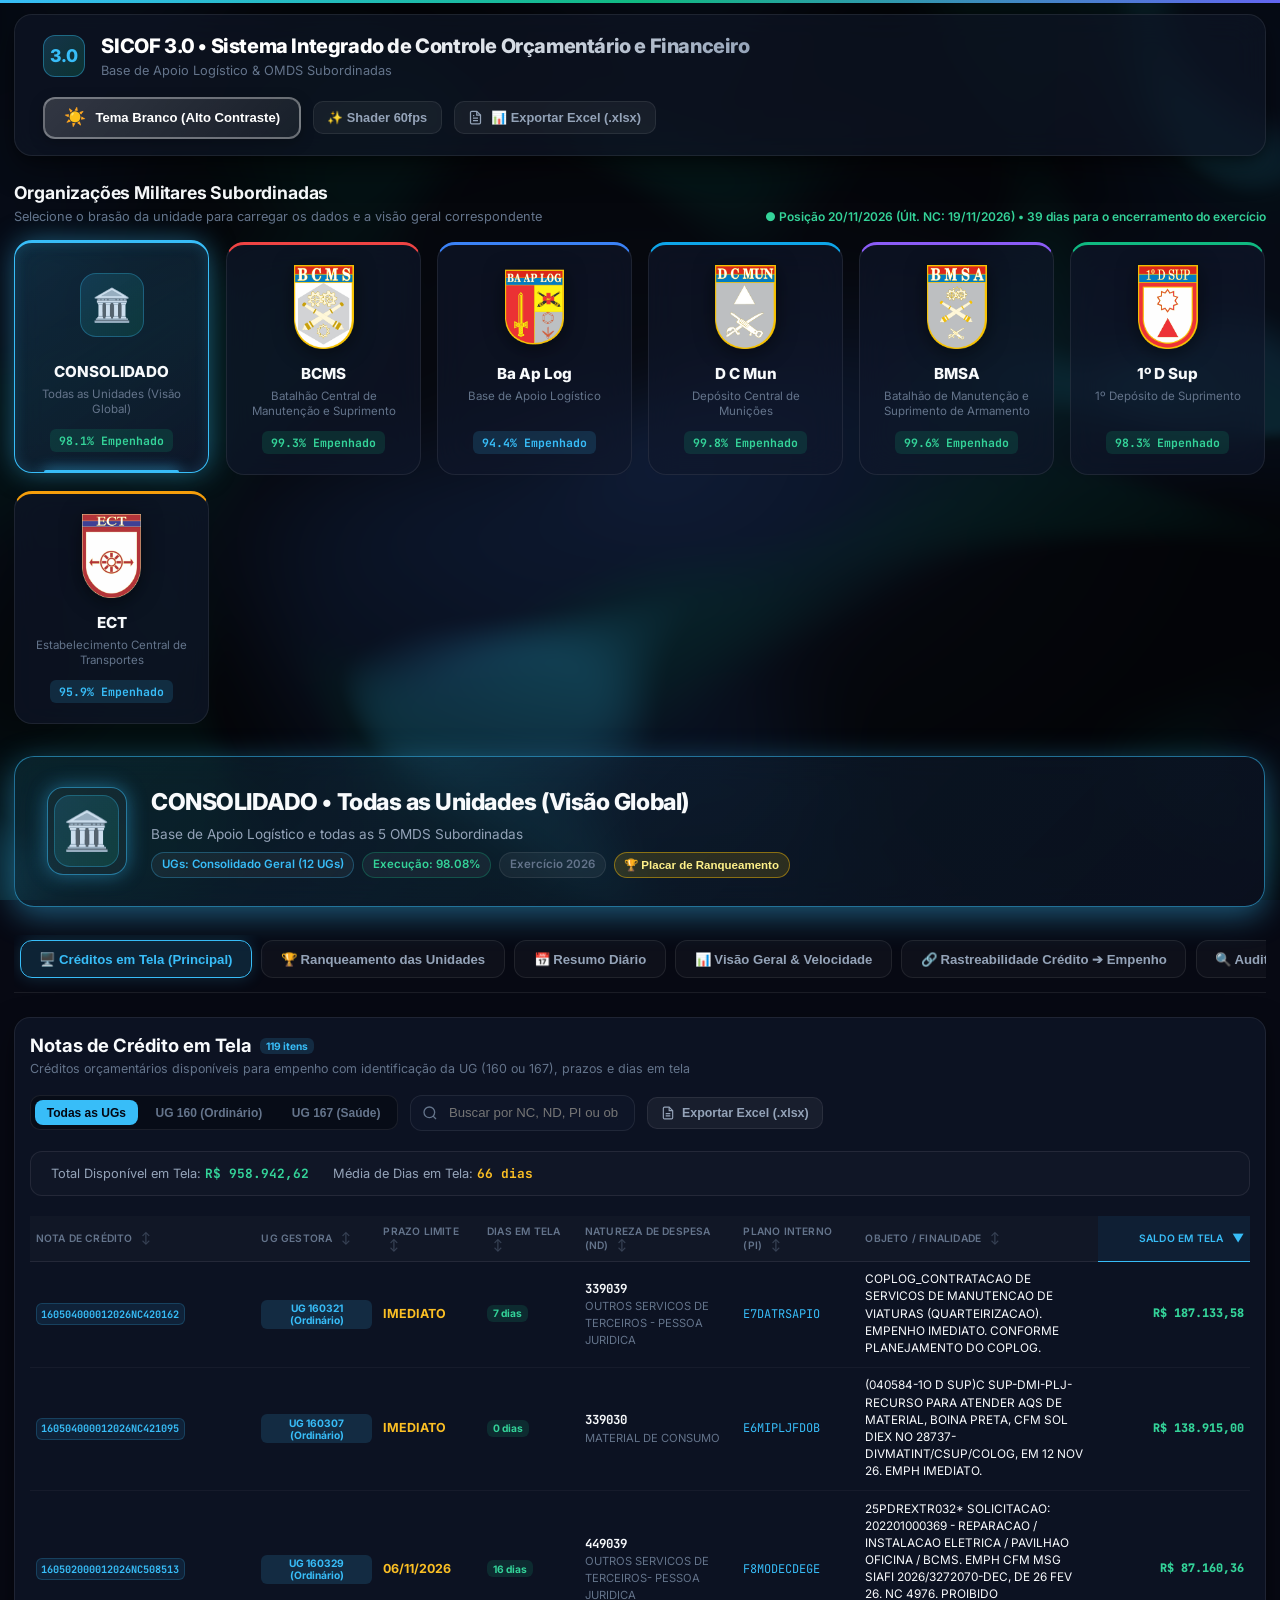
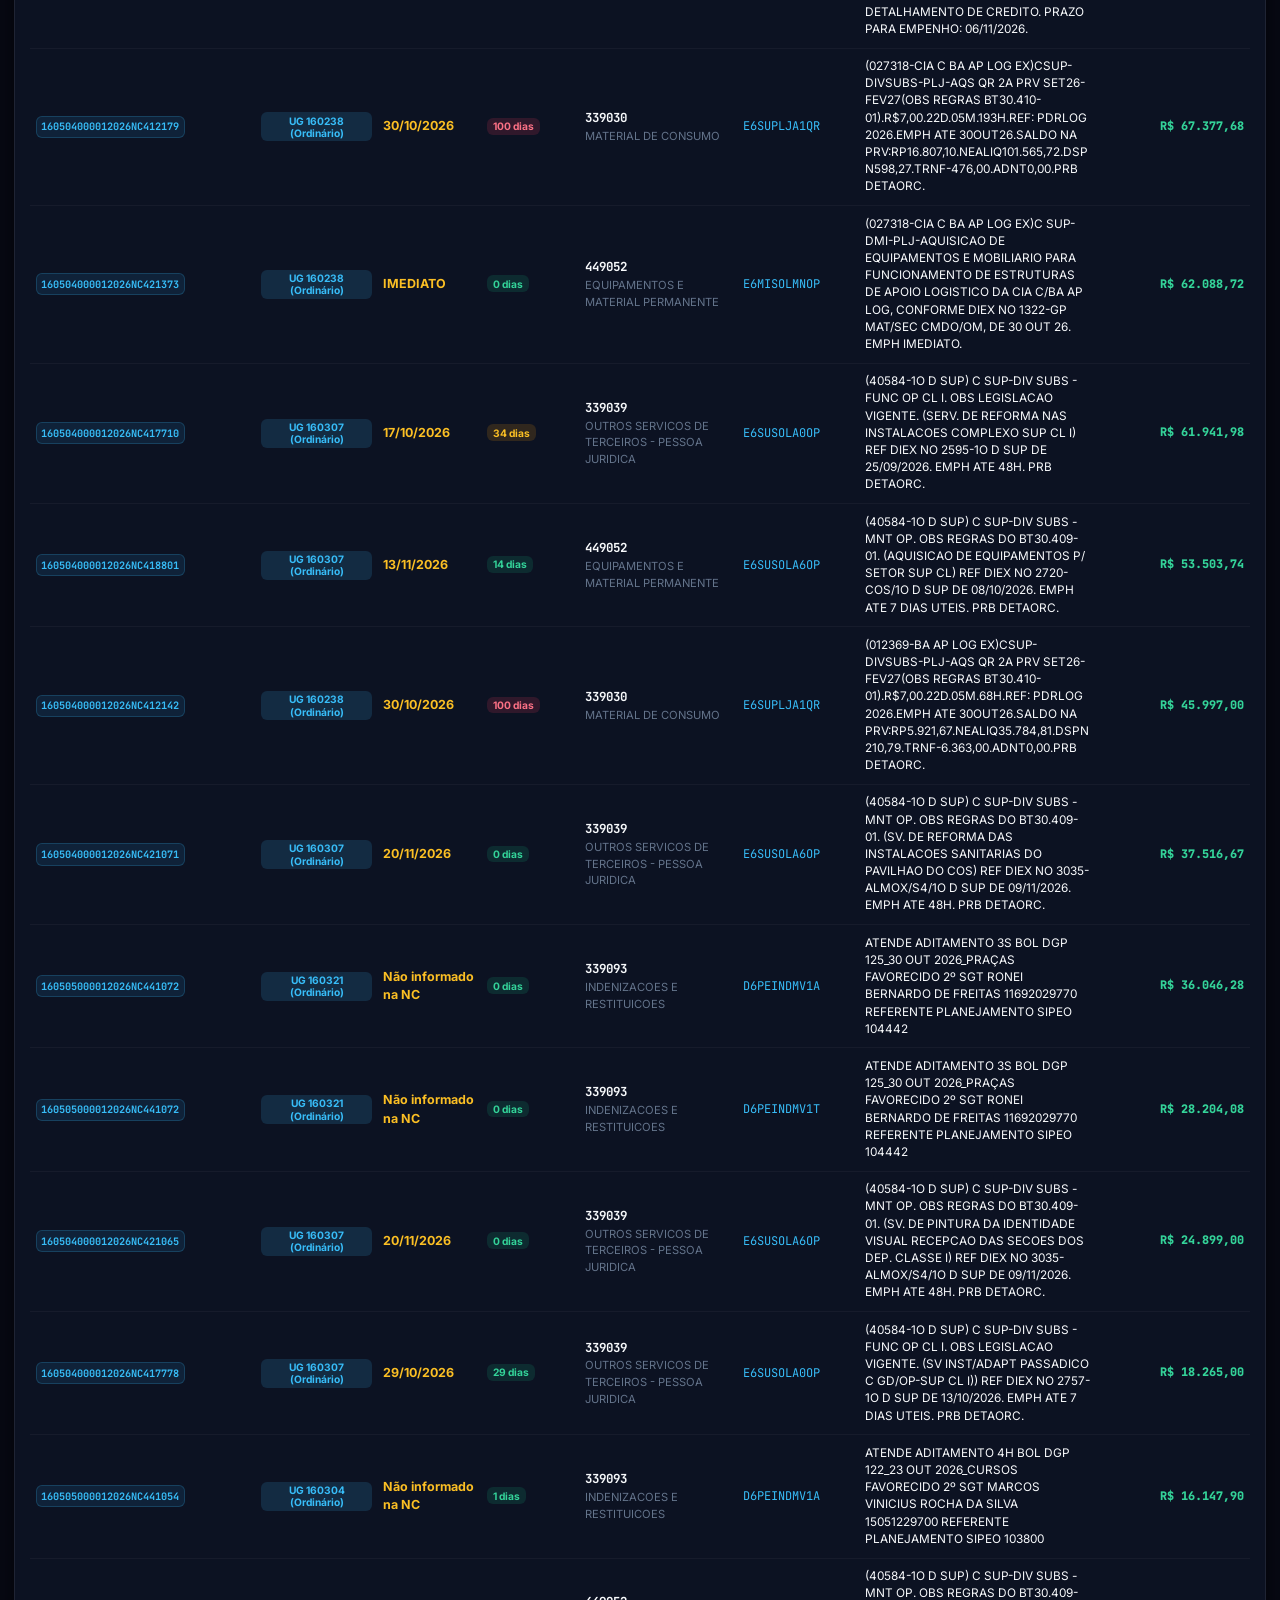
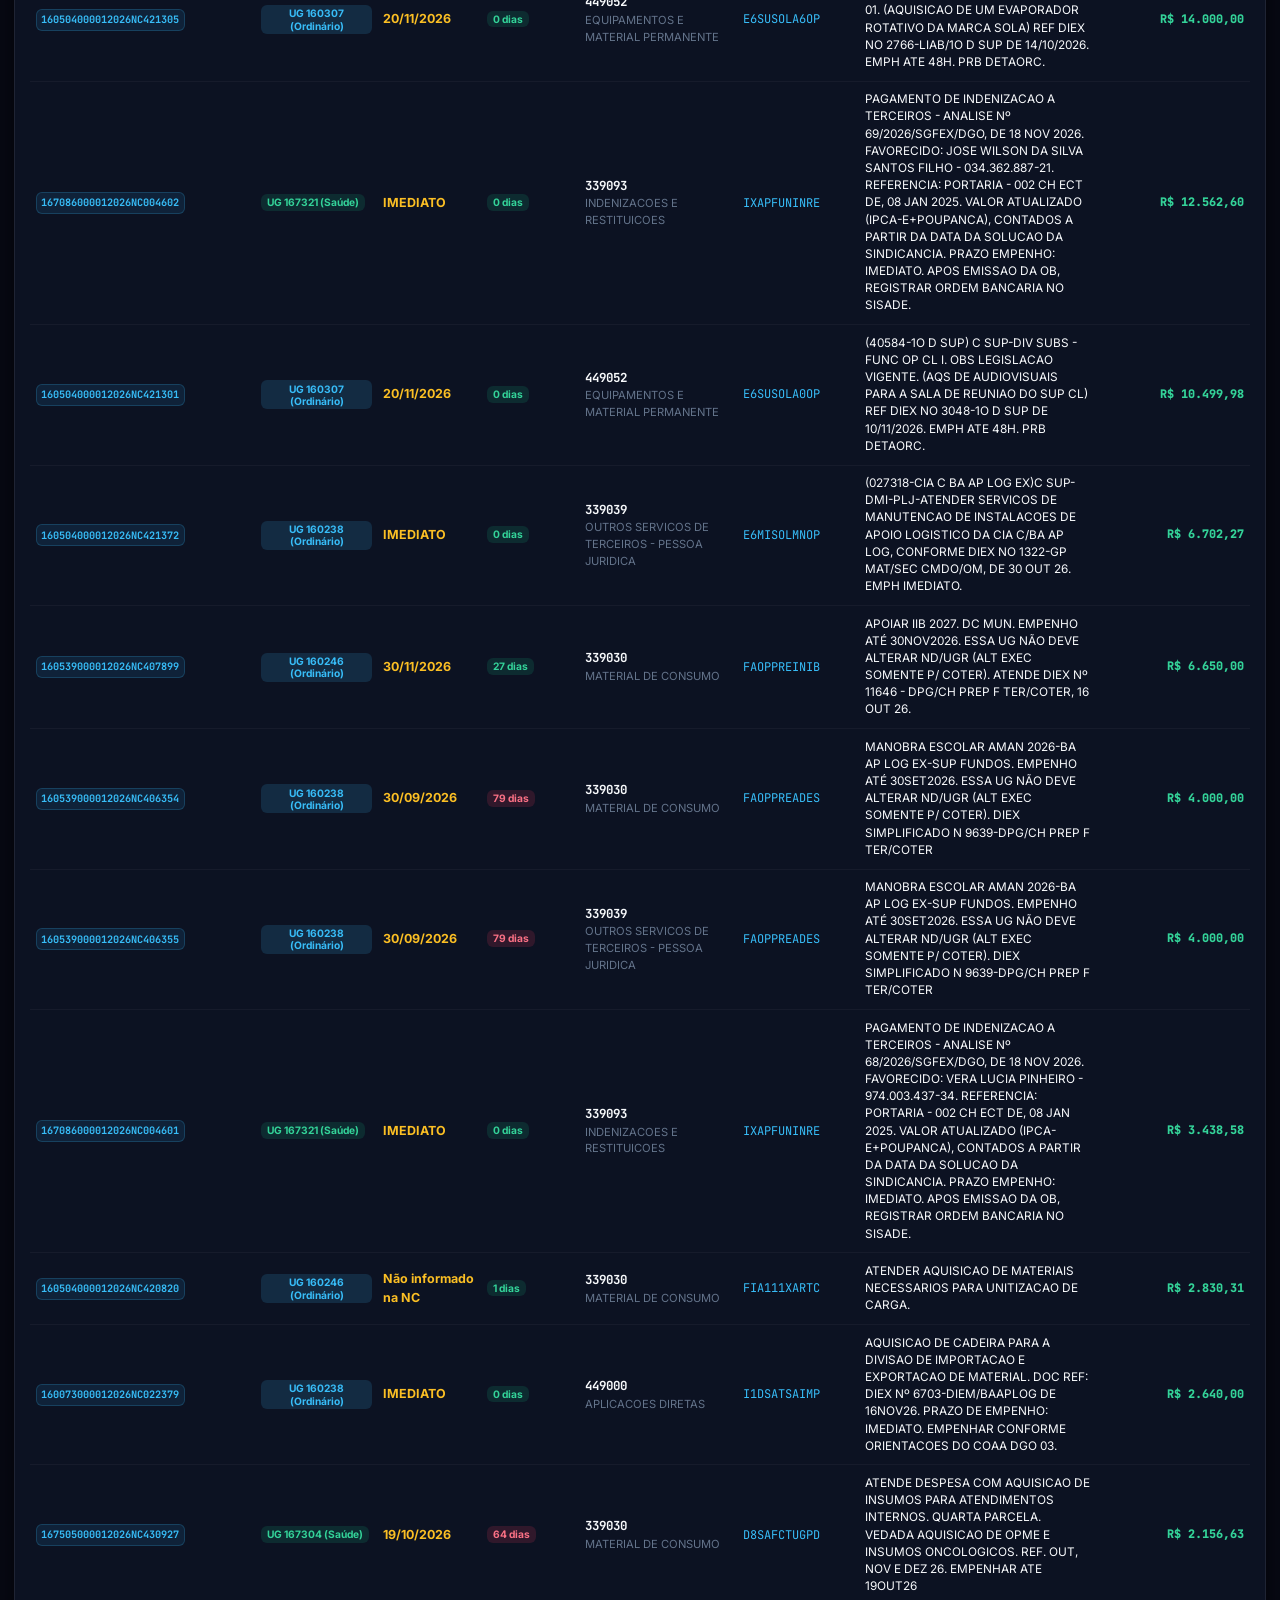
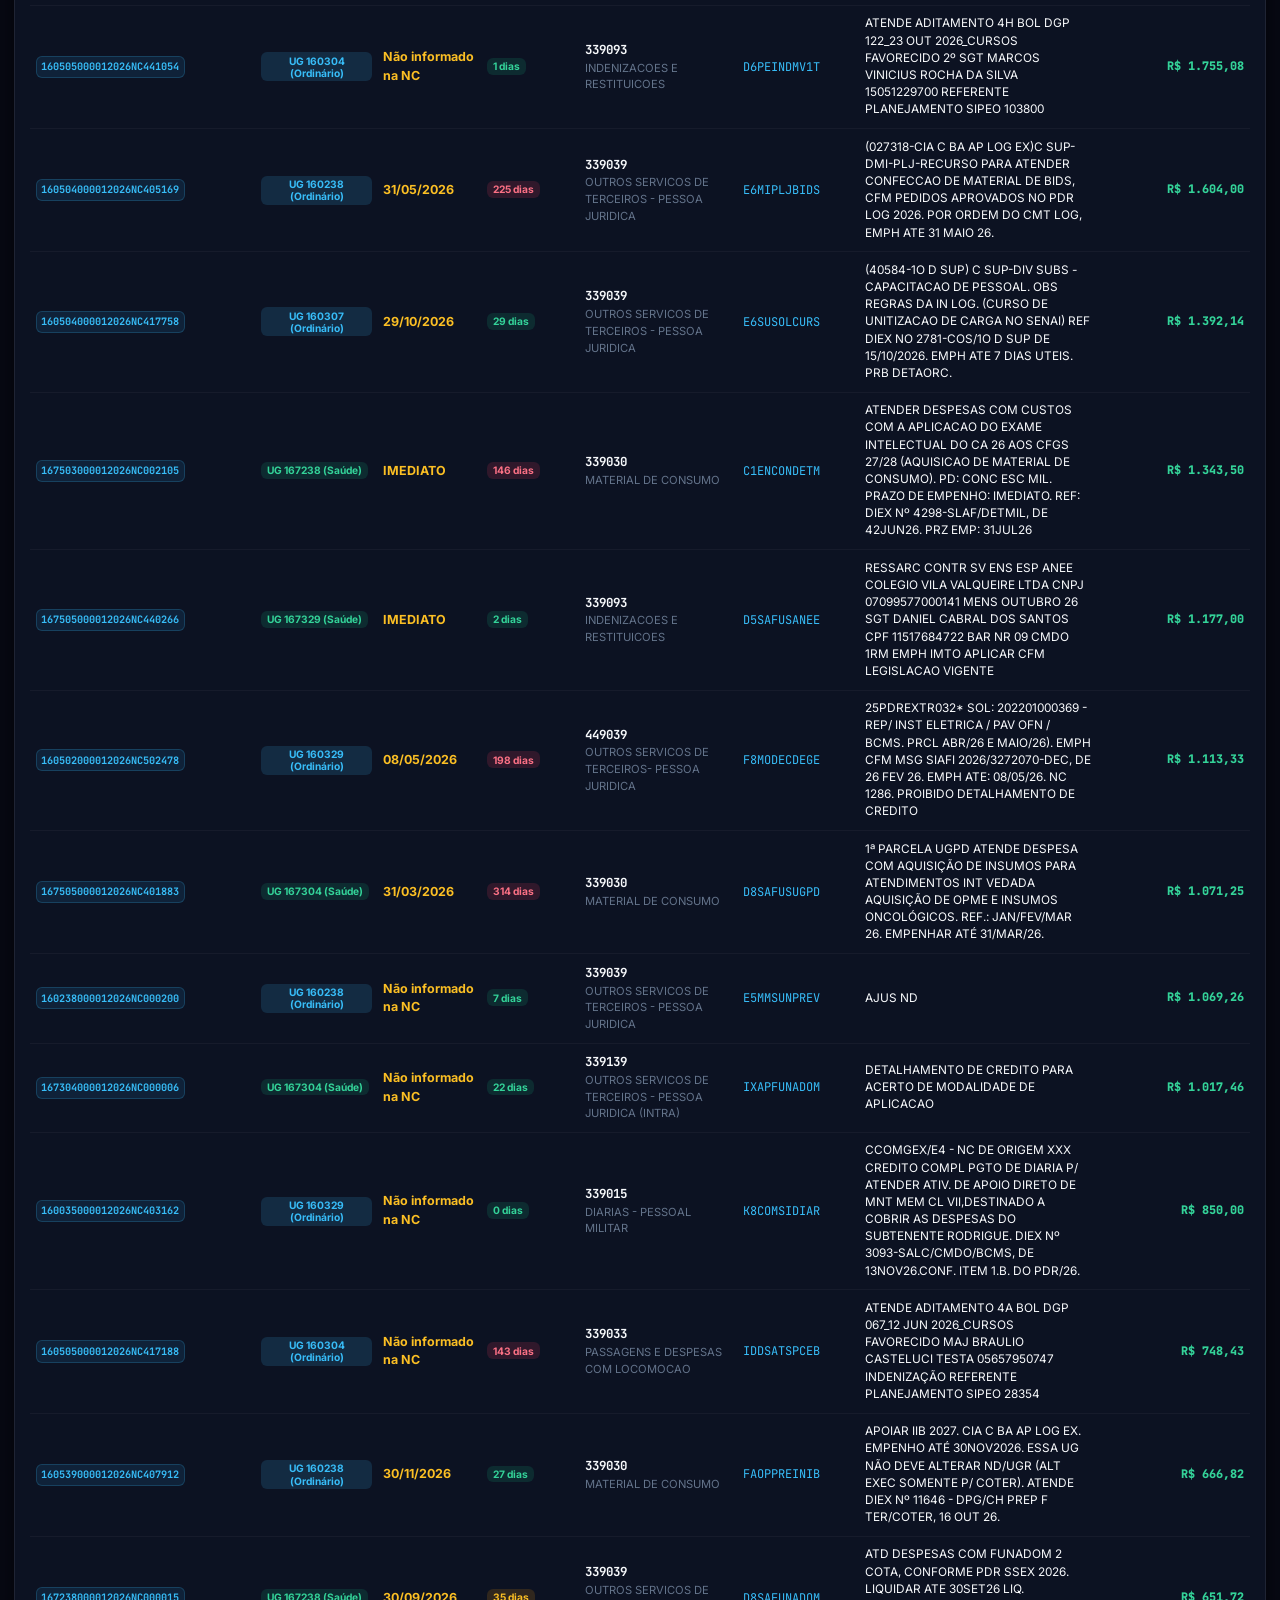
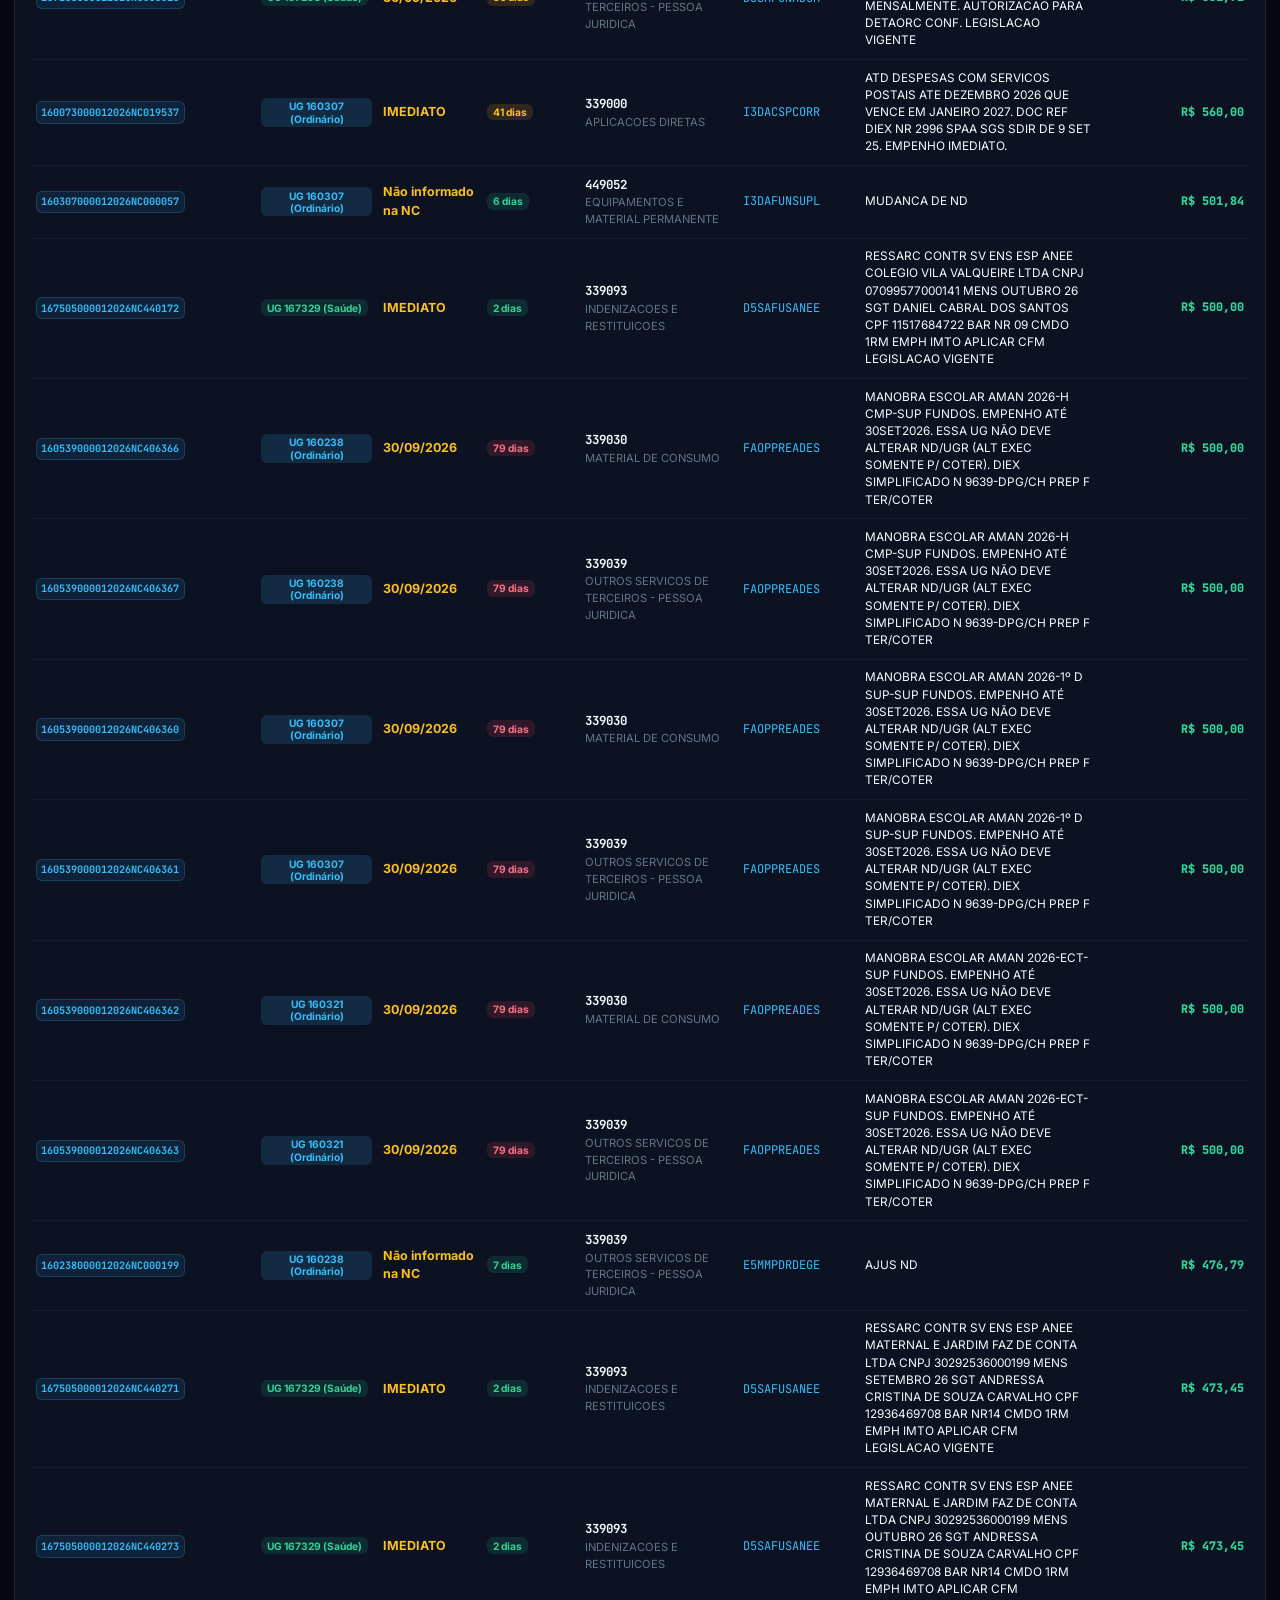
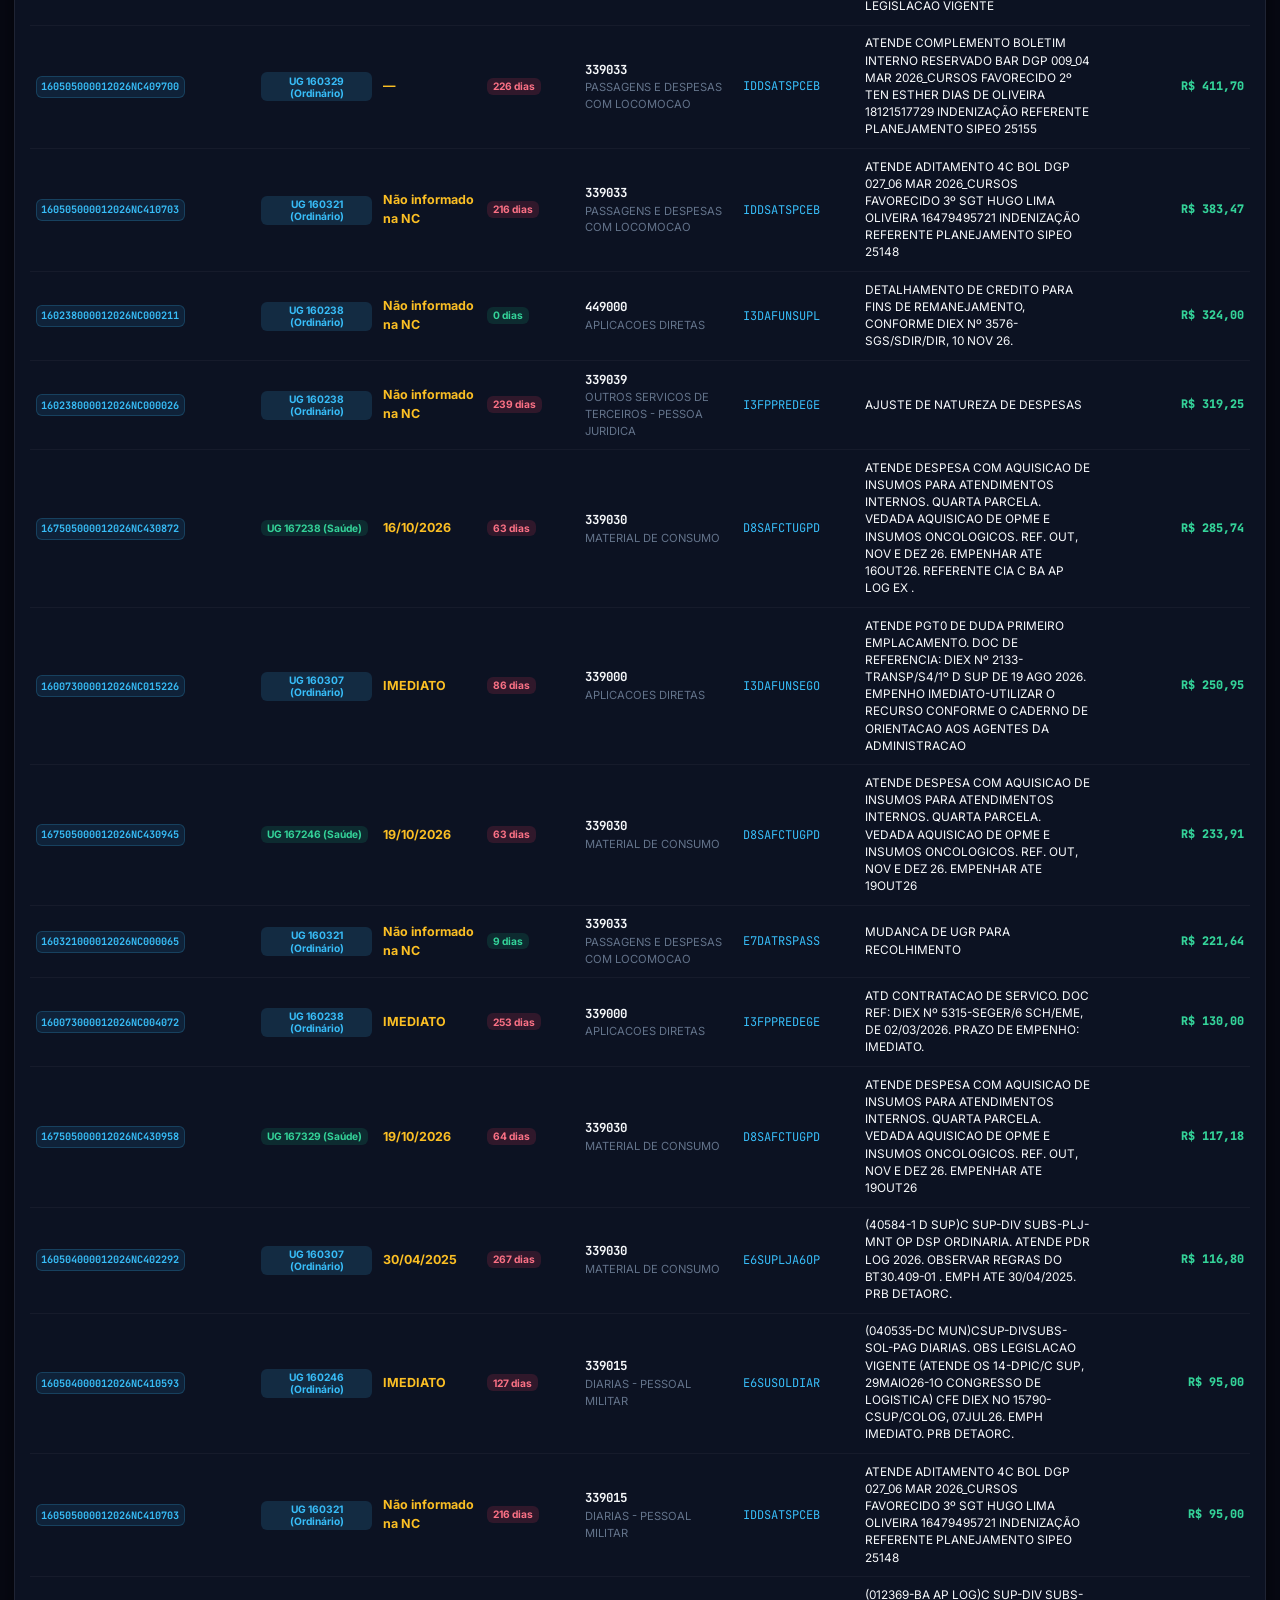
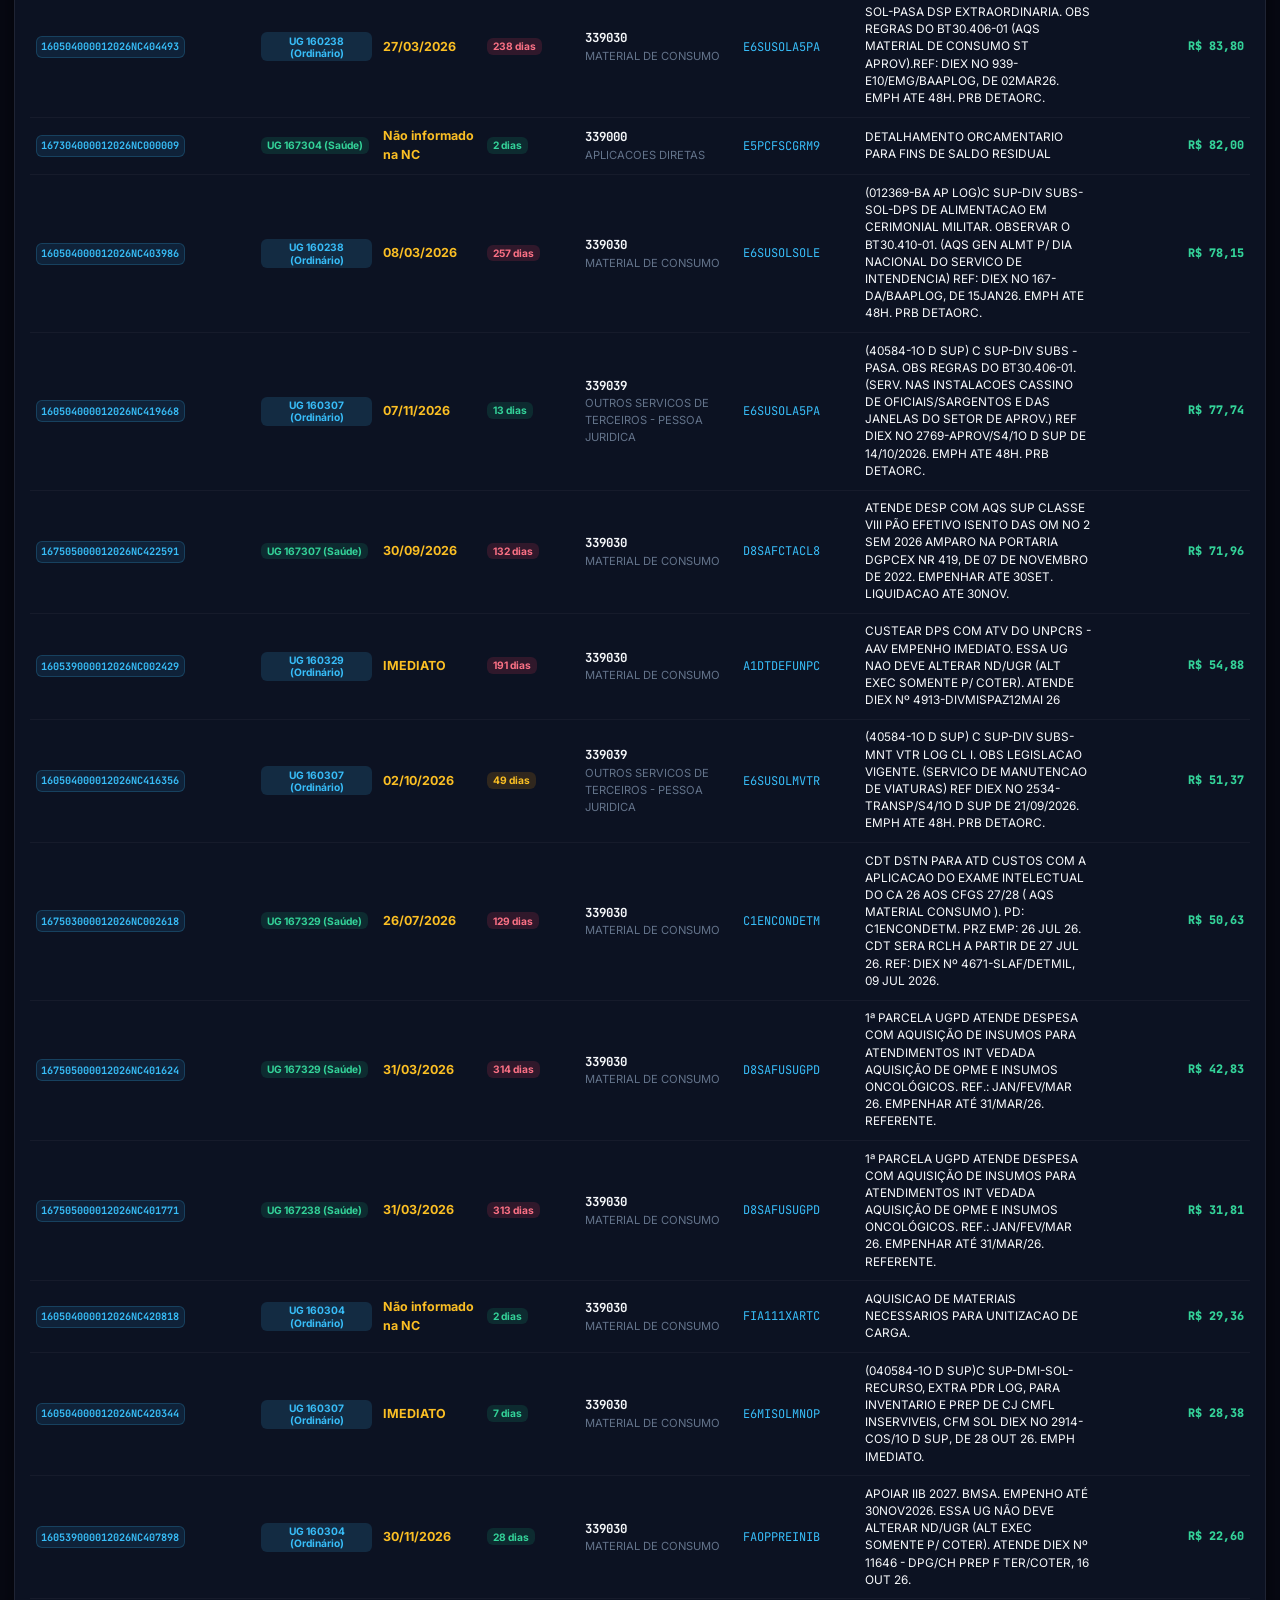
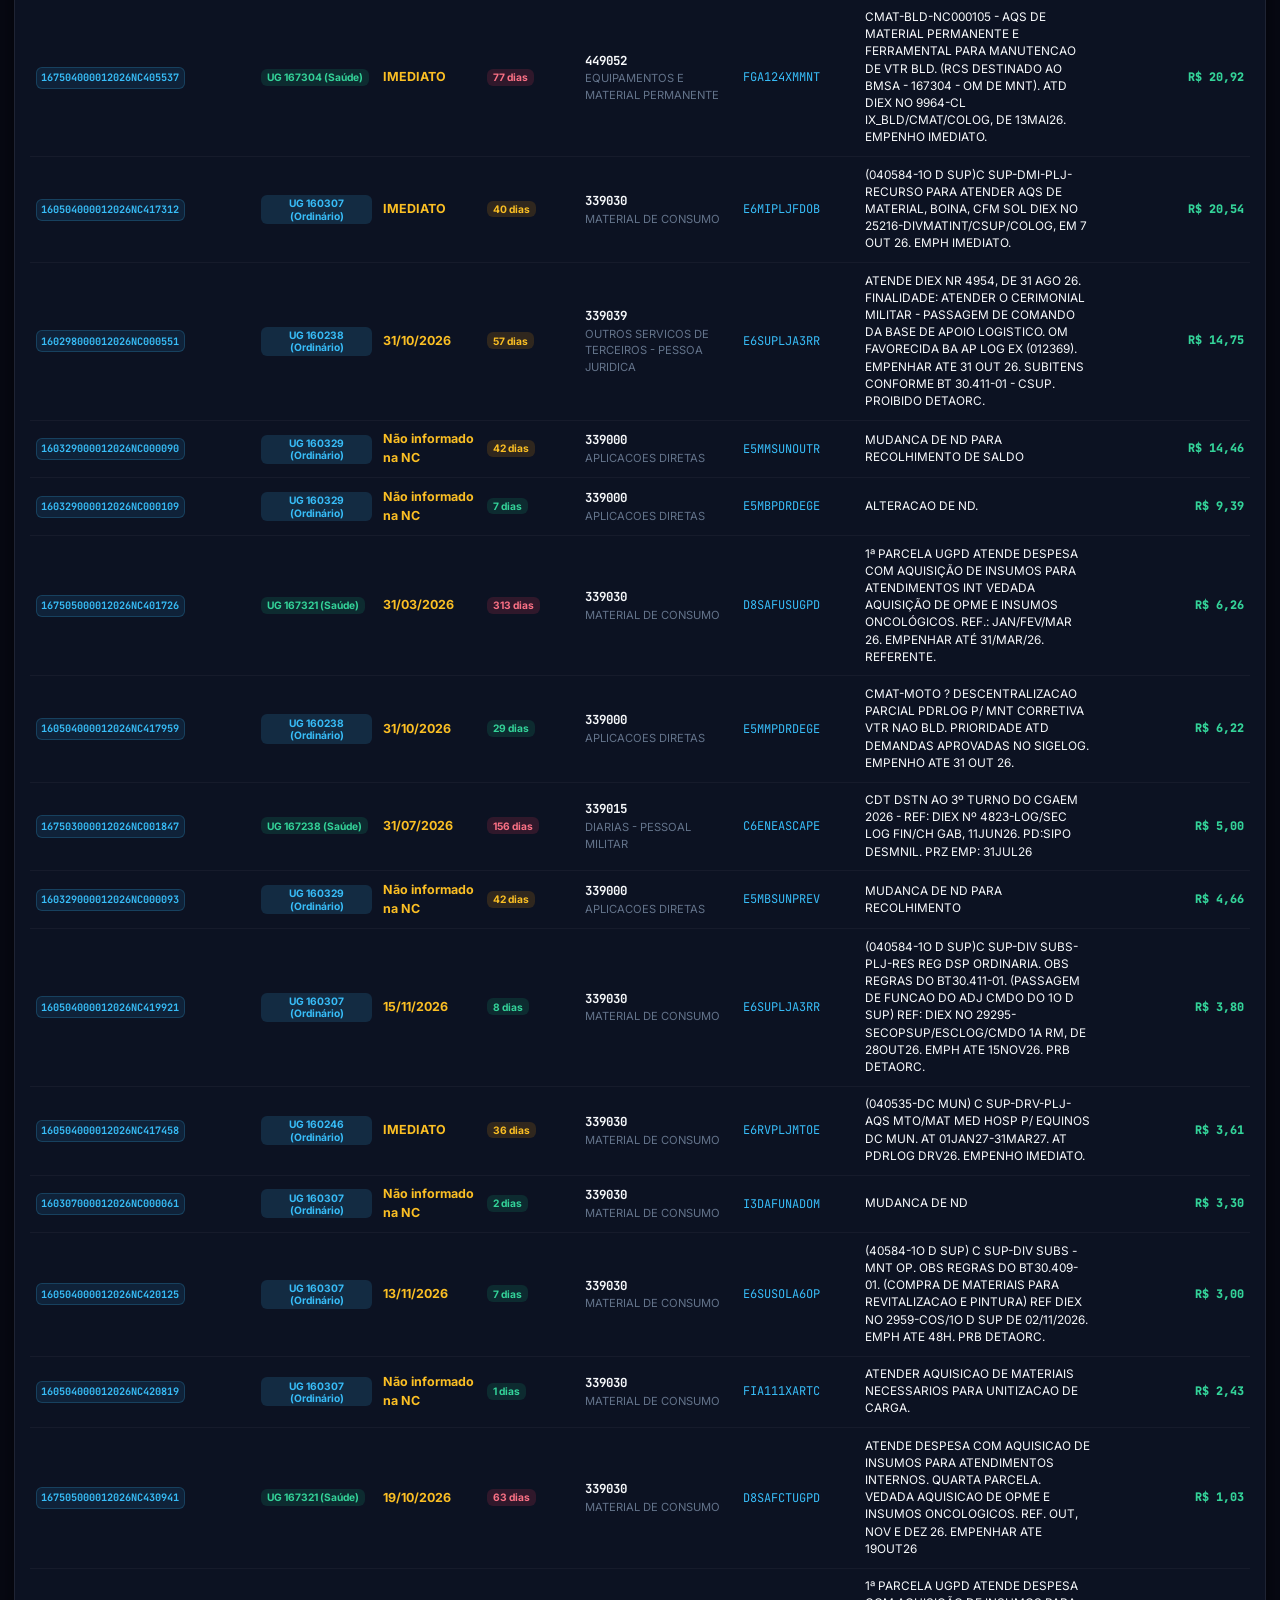
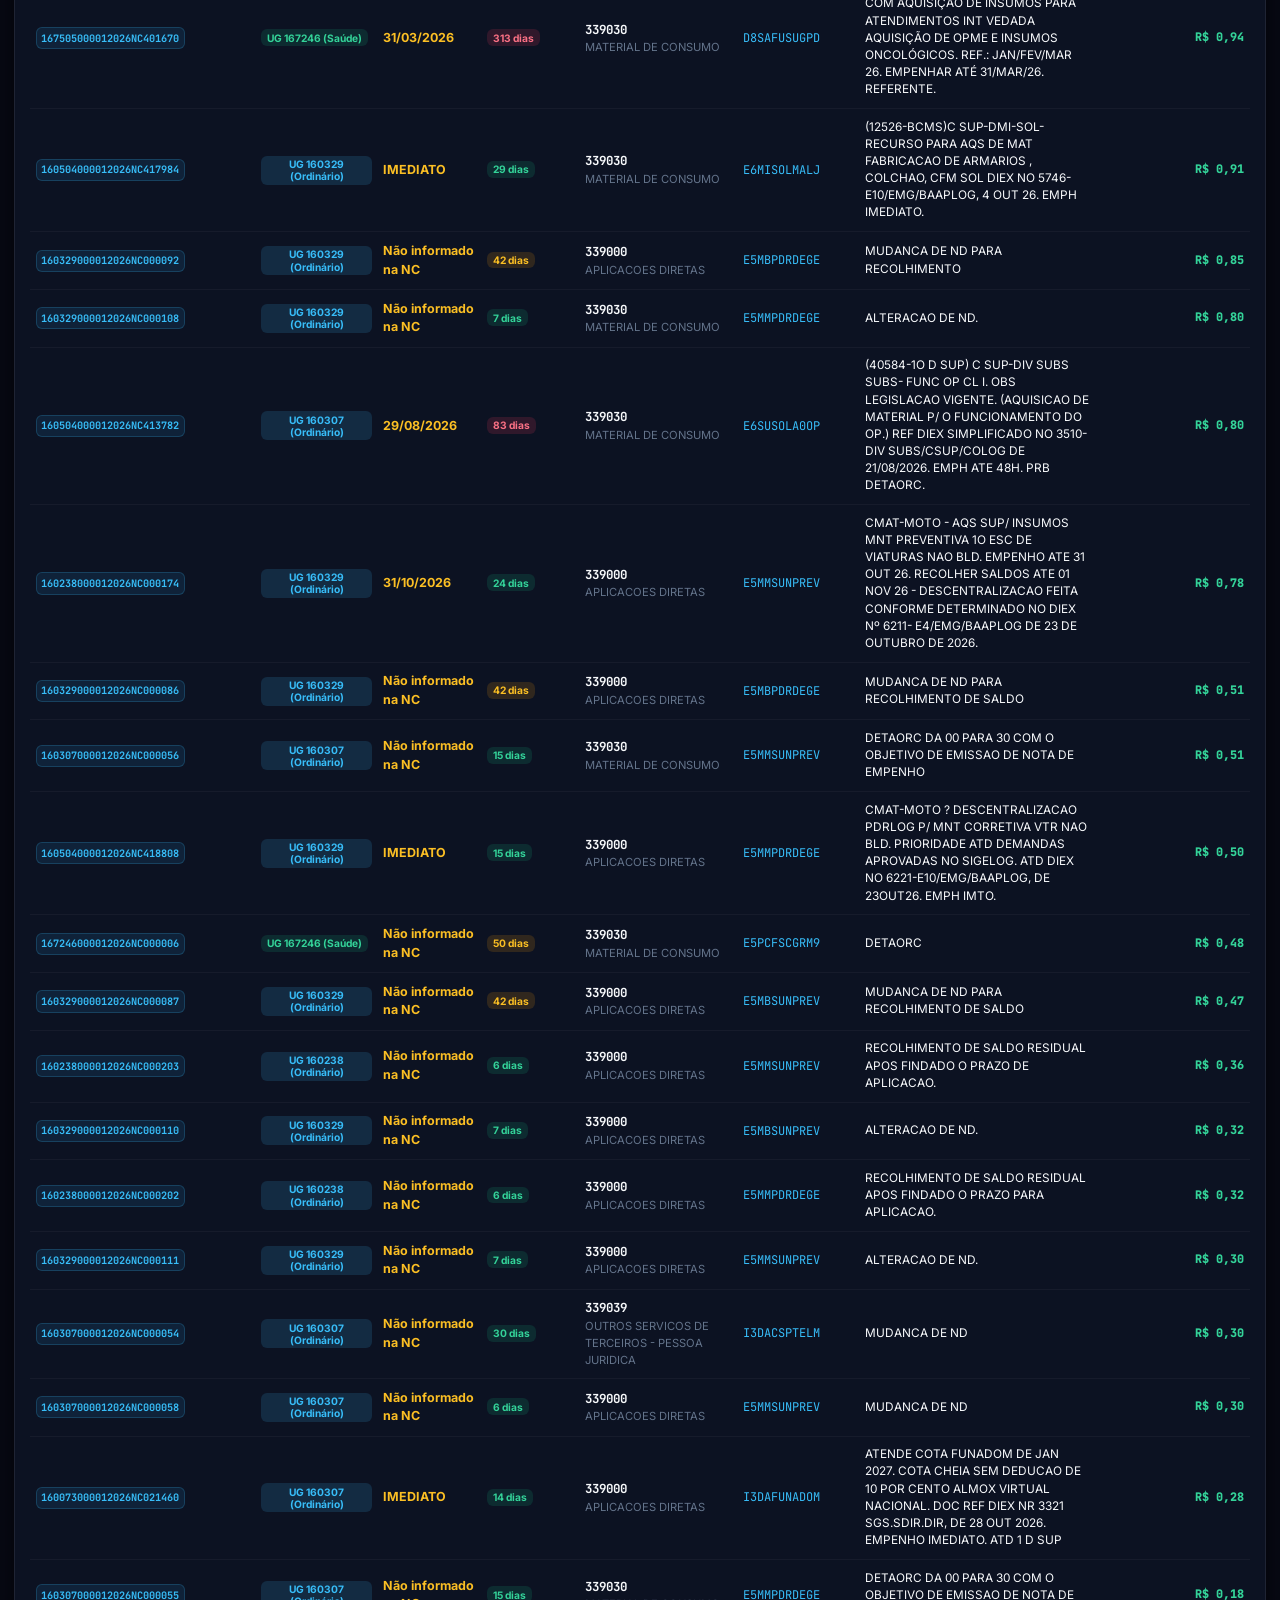
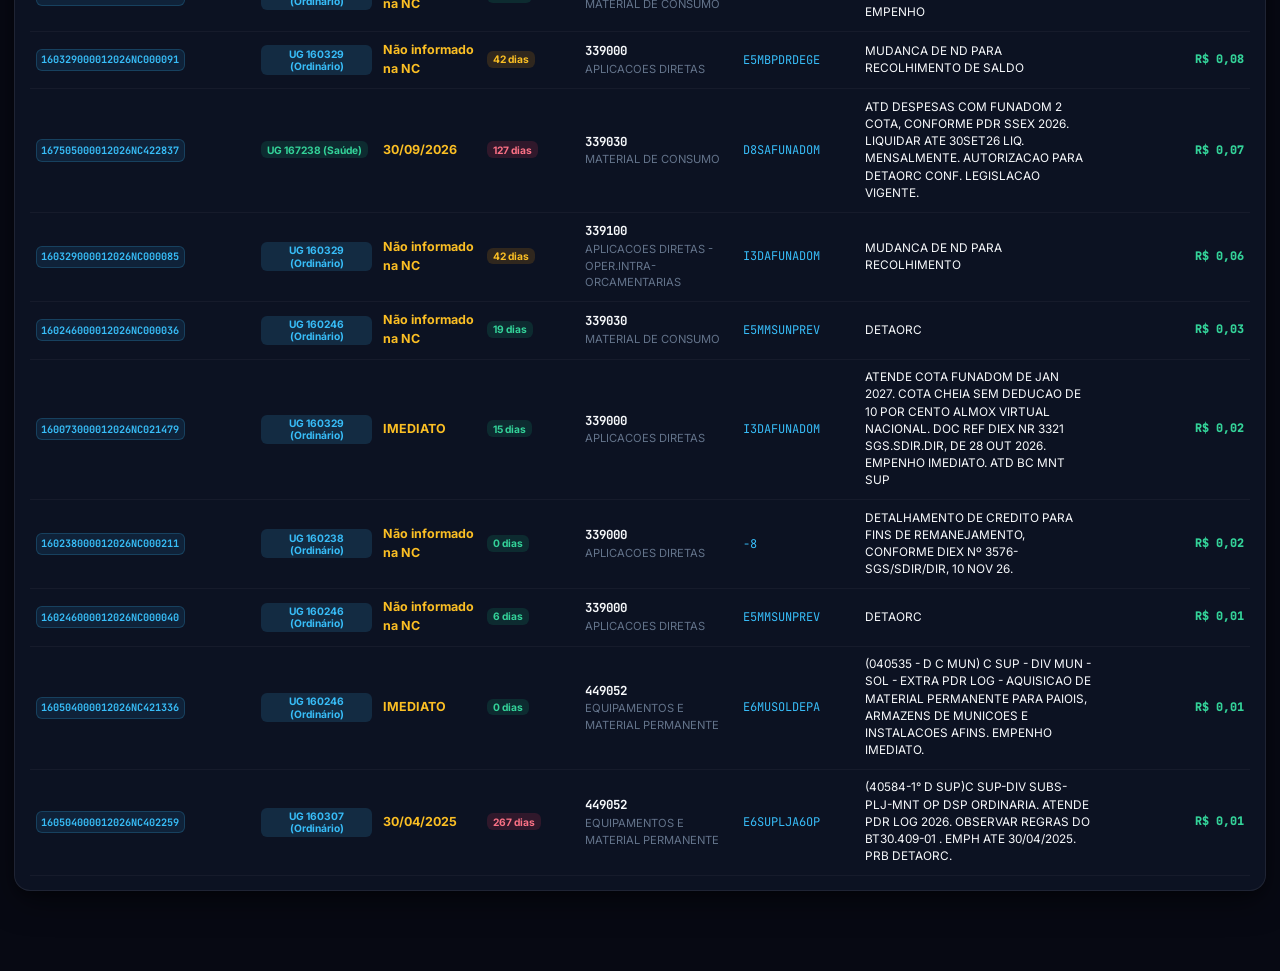
<file: prototipo-v3/index.html>
<!DOCTYPE html>
<html lang="pt-BR">
<head>
  <meta charset="UTF-8">
  <meta name="viewport" content="width=device-width, initial-scale=1.0">
  <title>SICOF 3.0 — Sistema Integrado de Inteligência Orçamentária</title>
  <link rel="icon" type="image/png" href="assets/logos/BCMS.png">
  
  <!-- Fontes Oficiais de Alta Performance -->
  <link rel="preconnect" href="https://fonts.googleapis.com">
  <link rel="preconnect" href="https://fonts.gstatic.com" crossorigin>
  <link href="https://fonts.googleapis.com/css2?family=Inter:wght@400;500;600;700;800&family=JetBrains+Mono:wght@500;700;800&display=swap" rel="stylesheet">
  
  <link rel="stylesheet" href="styles.css?v=3.9">
</head>
<body>

  <!-- Barra de Leitura Superior (CSS Scroll-Driven Animations) -->
  <div class="reading-bar" aria-hidden="true"></div>

  <!-- Fundo Animado WebGL (Shader GLSL Fluido 60fps) -->
  <canvas id="motion-canvas" aria-hidden="true"></canvas>

  <div class="app-container">
    
    <!-- 1. HEADER EXECUTIVO -->
    <header class="executive-header">
      <div class="header-branding">
        <div class="brand-badge">3.0</div>
        <div class="brand-title">
          <h1>SICOF 3.0 • Sistema Integrado de Controle Orçamentário e Financeiro</h1>
          <p>Base de Apoio Logístico & OMDS Subordinadas</p>
        </div>
      </div>

      <div class="header-actions">
        <!-- Botão Alternador de Tema Branco / Alto Contraste -->
        <button id="btn-toggle-theme" class="btn-theme-toggle" title="Alternar entre Modo Escuro e Tema Branco de Alto Contraste (WCAG AAA)" aria-label="Alternar tema de contraste">
          <span id="theme-btn-icon" style="font-size: 1.1rem;">☀️</span>
          <span id="theme-btn-text" style="font-weight: 700;">Tema Branco (Alto Contraste)</span>
        </button>

        <!-- Controle do Fundo Animado -->
        <button id="btn-toggle-shader" class="btn-secondary" title="Alternar animação do fundo para economizar energia">
          <span>✨ Shader 60fps</span>
        </button>

        <!-- Botão Exportação em Planilha Excel (.xlsx) -->
        <button id="btn-export" class="btn-secondary btn-export-excel" title="Exportar dados completos em Planilha Excel (.xlsx) com múltiplas abas formatadas">
          <svg width="15" height="15" viewBox="0 0 24 24" fill="none" stroke="currentColor" stroke-width="2"><path d="M14 2H6a2 2 0 0 0-2 2v16a2 2 0 0 0 2 2h12a2 2 0 0 0 2-2V8z"/><polyline points="14 2 14 8 20 8"/><line x1="16" y1="13" x2="8" y2="13"/><line x1="16" y1="17" x2="8" y2="17"/><polyline points="10 9 9 9 8 9"/></svg>
          <span style="font-weight: 700;">📊 Exportar Excel (.xlsx)</span>
        </button>
      </div>
    </header>

    <!-- 2. VITRINE INICIAL DE LOGOS DAS UNIDADES (HERO HERÁLDICO) -->
    <section class="omds-showcase-section" aria-label="Selecione uma Organização Militar">
      <div class="showcase-header">
        <div>
          <h2>Organizações Militares Subordinadas</h2>
          <p>Selecione o brasão da unidade para carregar os dados e a visão geral correspondente</p>
        </div>
        <div id="header-posicao-meta" style="font-size: 0.75rem; color: var(--text-emerald); font-weight: 600;">
          ● Posição 20/11/2026 (Últ. NC: 19/11/2026) • 39 dias para o encerramento do exercício
        </div>
      </div>

      <!-- Grid com as 7 opções (Consolidado + 6 OMs com Brasões Oficiais) -->
      <div id="omds-logos-grid" class="logos-grid">
        <!-- Injetado dinamicamente via dashboard-app.js -->
      </div>
    </section>

    <!-- 3. BANNER DA UNIDADE SELECIONADA (LOGO ABAIXO DAS LOGOS) -->
    <section class="unit-overview-banner" aria-label="Resumo da Unidade Selecionada">
      <div class="unit-banner-left">
        <div id="unit-banner-logo" class="unit-banner-logo-wrap">
          <!-- Logo em destaque da OM -->
        </div>
        <div class="unit-banner-info">
          <h2 id="unit-banner-nome">Carregando unidade...</h2>
          <p id="unit-banner-desc">—</p>
          <div id="unit-banner-tags" class="unit-tags-row">
            <!-- Tags de UGs e status -->
          </div>
        </div>
      </div>

      <div class="unit-banner-right">
        <!-- Seletor de Gestão Ordinário vs Fundo de Saúde -->
        <div class="unit-sub-filters">
          <button class="sub-filter-btn is-active" data-filter="all">Todas as Gestões</button>
          <button class="sub-filter-btn" data-filter="ordinario">UG 160 (Ordinário)</button>
          <button class="sub-filter-btn" data-filter="saude">UG 167 (Saúde)</button>
        </div>
      </div>
    </section>

    <!-- 4. NAVEGAÇÃO POR ABAS DO SICOF (CRÉDITOS EM TELA COMO ABA PRINCIPAL) -->
    <nav class="sicof-tabs-nav" aria-label="Navegação do Painel">
      <button class="tab-nav-btn is-active" data-tab="tab-creditos-tela">
        <span>🖥️ Créditos em Tela (Principal)</span>
      </button>
      <button class="tab-nav-btn" data-tab="tab-ranqueamento">
        <span>🏆 Ranqueamento das Unidades</span>
      </button>
      <button class="tab-nav-btn" data-tab="tab-resumo-diario">
        <span>📅 Resumo Diário</span>
      </button>
      <button class="tab-nav-btn" data-tab="tab-visao-geral">
        <span>📊 Visão Geral & Velocidade</span>
      </button>
      <button class="tab-nav-btn" data-tab="tab-rastreabilidade">
        <span>🔗 Rastreabilidade Crédito ➔ Empenho</span>
      </button>
      <button class="tab-nav-btn" data-tab="tab-empenhos">
        <span>🔍 Auditoria de Empenhos (Bottom-Up)</span>
      </button>
      <button class="tab-nav-btn" data-tab="tab-fornecedores">
        <span>🏢 Raio-X de Fornecedores & Pregões</span>
      </button>
      <button class="tab-nav-btn" data-tab="tab-riscos">
        <span>⚠️ Monitor de Riscos Orçamentários</span>
      </button>
    </nav>

    <!-- ====================================================================
         ABA 1 (PRINCIPAL): CRÉDITOS EM TELA (NOTAS ATIVAS, PRAZOS E UGS 160/167)
         ==================================================================== -->
    <main id="tab-creditos-tela" class="tab-pane is-active">
      <div class="table-panel">
        <div class="table-toolbar">
          <div>
            <h3 style="font-size: 1.15rem; font-weight: 700; display: flex; align-items: center; gap: 0.5rem;">
              <span>Notas de Crédito em Tela</span>
              <span id="tela-count-badge" class="badge-pill badge-cyan">0 itens</span>
            </h3>
            <p style="font-size: 0.78rem; color: var(--text-muted);">
              Créditos orçamentários disponíveis para empenho com identificação da UG (160 ou 167), prazos e dias em tela
            </p>
          </div>

          <!-- Filtro rápido de UG e campo de busca -->
          <div style="display: flex; gap: 0.75rem; align-items: center; flex-wrap: wrap;">
            <div class="ug-pill-filters" style="display: flex; gap: 0.35rem; background: rgba(0,0,0,0.3); padding: 0.25rem; border-radius: 10px; border: 1px solid var(--border-subtle);">
              <button class="ug-filter-btn is-active" data-ug-filter="all">Todas as UGs</button>
              <button class="ug-filter-btn" data-ug-filter="160">UG 160 (Ordinário)</button>
              <button class="ug-filter-btn" data-ug-filter="167">UG 167 (Saúde)</button>
            </div>

            <div class="search-input-wrap">
              <svg class="search-icon-svg" width="16" height="16" viewBox="0 0 24 24" fill="none" stroke="currentColor" stroke-width="2"><circle cx="11" cy="11" r="8"/><path d="m21 21-4.3-4.3"/></svg>
              <input type="text" id="search-tela-input" class="search-input" placeholder="Buscar por NC, ND, PI ou objeto...">
            </div>

            <button id="btn-export-tela-tab" class="btn-secondary" style="display: inline-flex; align-items: center; gap: 0.4rem; padding: 0.5rem 0.85rem; font-size: 0.78rem; font-weight: 700;" title="Exportar Créditos em Tela para Microsoft Excel (.xlsx formatado com ordenação)">
              <svg width="14" height="14" viewBox="0 0 24 24" fill="none" stroke="currentColor" stroke-width="2"><path d="M14 2H6a2 2 0 0 0-2 2v16a2 2 0 0 0 2 2h12a2 2 0 0 0 2-2V8z"/><polyline points="14 2 14 8 20 8"/><line x1="16" y1="13" x2="8" y2="13"/><line x1="16" y1="17" x2="8" y2="17"/></svg>
              <span>Exportar Excel (.xlsx)</span>
            </button>
          </div>
        </div>

        <!-- Totalizadores rápidos da tela -->
        <div style="display: flex; gap: 1.5rem; margin-bottom: 1.25rem; padding: 0.75rem 1.25rem; background: rgba(255,255,255,0.02); border: 1px solid var(--border-subtle); border-radius: 12px; font-size: 0.8rem; color: var(--text-secondary);">
          <div>Total Disponível em Tela: <strong id="tela-total-val" style="color: var(--text-emerald); font-family: var(--font-mono);">R$ 0,00</strong></div>
          <div>Média de Dias em Tela: <strong id="tela-dias-media" style="color: var(--text-amber); font-family: var(--font-mono);">0 dias</strong></div>
        </div>

        <div class="table-wrapper">
          <table class="data-table">
            <thead>
              <tr>
                <th class="sortable-th" data-table="tela" data-sort="nc" title="Ordenar por Nota de Crédito">Nota de Crédito <span class="sort-icon">↕</span></th>
                <th class="sortable-th" data-table="tela" data-sort="u" title="Ordenar por UG Gestora">UG Gestora <span class="sort-icon">↕</span></th>
                <th class="sortable-th" data-table="tela" data-sort="prazo" data-type="date" title="Ordenar por Prazo Limite">Prazo Limite <span class="sort-icon">↕</span></th>
                <th class="sortable-th" data-table="tela" data-sort="dias" data-type="number" title="Ordenar por Dias em Tela (Idade)">Dias em Tela <span class="sort-icon">↕</span></th>
                <th class="sortable-th" data-table="tela" data-sort="nd" title="Ordenar por Natureza de Despesa">Natureza de Despesa (ND) <span class="sort-icon">↕</span></th>
                <th class="sortable-th" data-table="tela" data-sort="pi" title="Ordenar por Plano Interno">Plano Interno (PI) <span class="sort-icon">↕</span></th>
                <th class="sortable-th" data-table="tela" data-sort="obj" title="Ordenar por Objeto/Finalidade">Objeto / Finalidade <span class="sort-icon">↕</span></th>
                <th class="sortable-th is-active" data-table="tela" data-sort="v" data-type="number" style="text-align: right;" title="Ordenar por Saldo em Tela (Valor)">Saldo em Tela <span class="sort-icon">▼</span></th>
              </tr>
            </thead>
            <tbody id="tela-table-body">
              <!-- Injetado dinamicamente -->
            </tbody>
          </table>
        </div>
      </div>
    </main>

    <!-- ====================================================================
         ABA: RANQUEAMENTO & PLACAR COMPARATIVO DAS OMDS SUBORDINADAS
         ==================================================================== -->
    <section id="tab-ranqueamento" class="tab-pane">
      <div class="ranking-tab-content">
        <!-- Topo do Ranqueamento com Título Executivo e Filtros de Critério -->
        <div class="ranking-header-card">
          <div class="ranking-brand">
            <div class="ranking-trophy-badge" aria-hidden="true">🏆</div>
            <div>
              <div class="ranking-title-row">
                <h3 style="font-size: 1.25rem; font-weight: 800; color: var(--text-primary); margin: 0;">
                  Placar & Ranqueamento de Desempenho Orçamentário
                </h3>
                <span class="ranking-meta-pill">6 OMDS Subordinadas</span>
              </div>
              <p class="ranking-subtitle" style="margin: 0.35rem 0 0 0; font-size: 0.825rem; color: var(--text-muted);">
                Classificação comparativa de eficiência orçamentária, comprometimento da dotação, liquidação e disponibilidade financeira entre as unidades.
              </p>
            </div>
          </div>

          <div class="ranking-controls">
            <div class="ranking-criteria-buttons">
              <span class="criteria-label">Critério de Classificação:</span>
              <button class="rank-crit-btn is-active" data-crit="taxaEmpenho" title="Ordenar por Taxa de Comprometimento da Dotação">⚡ % Comprometido</button>
              <button class="rank-crit-btn" data-crit="taxaLiquidacao" title="Ordenar por Taxa de Liquidação (Atesto)">📦 % Liquidado</button>
              <button class="rank-crit-btn" data-crit="cred" title="Ordenar por Menor Saldo Remanescente">🛡️ Menor Saldo</button>
              <button class="rank-crit-btn" data-crit="prov" title="Ordenar por Volume Total de Dotação">📊 Maior Volume</button>
            </div>
          </div>
        </div>

        <!-- Leaderboard com os 6 Cards das Unidades -->
        <div id="ranking-items-container" class="ranking-leaderboard-grid">
          <!-- Renderizado dinamicamente via dashboard-app.js -->
        </div>

        <!-- Tabela Comparativa Detalhada no Pé da Aba de Ranqueamento -->
        <div class="table-panel" style="margin-top: 1.5rem;">
          <div class="table-toolbar">
            <div>
              <h3 style="font-size: 1.1rem; font-weight: 700; display: flex; align-items: center; gap: 0.5rem;">
                <span>Quadro Comparativo Consolidado das Organizações Militares</span>
                <span class="badge-pill badge-cyan">Exercício 2026</span>
              </h3>
              <p style="font-size: 0.78rem; color: var(--text-muted);">
                Visão tabular completa com cruzamento de dotação recebida, empenho, liquidação e saldo disponível por OM.
              </p>
            </div>
          </div>

          <div class="table-wrapper">
            <table class="data-table">
              <thead>
                <tr>
                  <th style="width: 75px; text-align: center;">Posição</th>
                  <th>Organização Militar (OM)</th>
                  <th style="text-align: right;">Dotação Recebida</th>
                  <th style="text-align: right;">Empenhado</th>
                  <th style="text-align: right;">Saldo Disponível</th>
                  <th style="text-align: right;">Liquidado</th>
                  <th style="text-align: right;">% Comprometido</th>
                  <th style="text-align: right;">% Liquidado</th>
                  <th style="text-align: center;">Navegar</th>
                </tr>
              </thead>
              <tbody id="ranking-table-body">
                <!-- Injetado dinamicamente via renderRankingCard() -->
              </tbody>
            </table>
          </div>
        </div>
      </div>
    </section>

    <!-- ====================================================================
         ABA 2: RESUMO DIÁRIO DE MOVIMENTAÇÕES (O QUE ACONTECEU NAS UNIDADES)
         ==================================================================== -->
    <section id="tab-resumo-diario" class="tab-pane">
      <div class="table-panel">
        <div class="viz-header">
          <div>
            <h3>Resumo Diário de Movimentações</h3>
            <p>Registro cronológico diário de novos aportes, reduções/estornos e saldo líquido da unidade</p>
          </div>
        </div>

        <div id="resumo-diario-container">
          <!-- Injetado dinamicamente -->
        </div>
      </div>
    </section>

    <!-- ====================================================================
         ABA 3: VISÃO GERAL & VELOCIDADE (BENTO HERO + GRÁFICO SVG)
         ==================================================================== -->
    <section id="tab-visao-geral" class="tab-pane">
      
      <!-- Bento Hero Grid: 6 KPIs Reais -->
      <section class="bento-hero-grid" aria-label="Indicadores Financeiros Chave">
        
        <!-- Card 1: Provisionado -->
        <article class="bento-card">
          <div class="card-header-flex">
            <span class="card-label">Dotação Recebida</span>
            <span class="card-icon" style="color: #94a3b8;">📊</span>
          </div>
          <div class="card-value" id="kpi-prov-val">R$ 0,00</div>
          <div class="card-meta-bar">
            <span>Aporte Total Alocado</span>
            <span class="badge-pill" style="background: rgba(148, 163, 184, 0.15); color: #94a3b8;">100% Base</span>
          </div>
          <div class="mini-progress-track">
            <div class="mini-progress-fill" style="width: 100%; background: #94a3b8;"></div>
          </div>
        </article>

        <!-- Card 2: Empenhado -->
        <article class="bento-card">
          <div class="card-header-flex">
            <span class="card-label">Crédito Comprometido</span>
            <span class="card-icon" style="color: #38bdf8;">⚡</span>
          </div>
          <div class="card-value" id="kpi-emp-val" style="color: var(--text-accent);">R$ 0,00</div>
          <div class="card-meta-bar">
            <span>Comprometimento da Dotação</span>
            <span class="badge-pill badge-cyan" id="kpi-emp-pct">0,00%</span>
          </div>
          <div class="mini-progress-track">
            <div class="mini-progress-fill" id="kpi-emp-bar" style="width: 0%; background: var(--text-accent);"></div>
          </div>
        </article>

        <!-- Card 3: Saldo Disponível -->
        <article class="bento-card">
          <div class="card-header-flex">
            <span class="card-label">Saldo Disponível</span>
            <span class="card-icon" style="color: #34d399;">🛡️</span>
          </div>
          <div class="card-value" id="kpi-cred-val" style="color: var(--text-emerald);">R$ 0,00</div>
          <div class="card-meta-bar">
            <span>Saldo Remanescente</span>
            <span class="badge-pill badge-emerald" id="kpi-cred-pct">0,00%</span>
          </div>
          <div class="mini-progress-track">
            <div class="mini-progress-fill" id="kpi-cred-bar" style="width: 0%; background: var(--text-emerald);"></div>
          </div>
        </article>

        <!-- Card 4: Liquidado -->
        <article class="bento-card">
          <div class="card-header-flex">
            <span class="card-label">Despesa Liquidada</span>
            <span class="card-icon" style="color: #fbbf24;">📦</span>
          </div>
          <div class="card-value" id="kpi-liq-val" style="color: var(--text-amber);">R$ 0,00</div>
          <div class="card-meta-bar">
            <span>Atesto dos Fornecedores</span>
            <span class="badge-pill badge-amber" id="kpi-liq-pct">0,00%</span>
          </div>
          <div class="mini-progress-track">
            <div class="mini-progress-fill" id="kpi-liq-bar" style="width: 0%; background: var(--text-amber);"></div>
          </div>
        </article>

        <!-- Card 5: Pago -->
        <article class="bento-card">
          <div class="card-header-flex">
            <span class="card-label">Pagamento Efetivado</span>
            <span class="card-icon" style="color: #a78bfa;">💳</span>
          </div>
          <div class="card-value" id="kpi-pag-val">R$ 0,00</div>
          <div class="card-meta-bar">
            <span>Ordem Bancária (OB)</span>
            <span class="badge-pill" style="background: rgba(167, 139, 250, 0.15); color: #a78bfa;">Conta Única</span>
          </div>
          <div class="mini-progress-track">
            <div class="mini-progress-fill" style="width: 98%; background: #a78bfa;"></div>
          </div>
        </article>

        <!-- Card 6: Concedido -->
        <article class="bento-card">
          <div class="card-header-flex">
            <span class="card-label">Crédito Concedido</span>
            <span class="card-icon" style="color: #f472b6;">🔄</span>
          </div>
          <div class="card-value" id="kpi-conc-val">R$ 0,00</div>
          <div class="card-meta-bar">
            <span>Descentralizações</span>
            <span class="badge-pill" style="background: rgba(244, 114, 182, 0.15); color: #f472b6;">NC Emitida</span>
          </div>
          <div class="mini-progress-track">
            <div class="mini-progress-fill" style="width: 100%; background: #f472b6;"></div>
          </div>
        </article>

      </section>

      <!-- Gráfico de Aceleração Orçamentária -->
      <section class="viz-panel" style="margin-bottom: 2rem;">
        <div class="viz-header">
          <div>
            <h3 id="chart-accel-title">Curva de Aceleração Orçamentária (Julho a Novembro/2026)</h3>
            <p>Evolução comparativa entre Dotação, Empenhos emitidos e Liquidação no exercício corrente</p>
          </div>
          <div style="display: flex; gap: 0.85rem; font-size: 0.75rem;">
            <span style="display: flex; align-items: center; gap: 0.35rem; color: #94a3b8;"><span style="width: 8px; height: 8px; background: #94a3b8; border-radius: 50%;"></span> Provisionado</span>
            <span style="display: flex; align-items: center; gap: 0.35rem; color: #38bdf8;"><span style="width: 8px; height: 8px; background: #38bdf8; border-radius: 50%;"></span> Empenhado</span>
            <span style="display: flex; align-items: center; gap: 0.35rem; color: #10b981;"><span style="width: 8px; height: 8px; background: #10b981; border-radius: 50%;"></span> Liquidado</span>
          </div>
        </div>

        <div id="chart-container" class="chart-container-box">
          <!-- SVG dinâmico -->
        </div>
      </section>

    </section>

    <!-- ====================================================================
         ABA 4: RASTREABILIDADE CRÉDITO ➔ EMPENHO (TOP-DOWN)
         ==================================================================== -->
    <section id="tab-rastreabilidade" class="tab-pane">
      <div class="table-panel">
        <div class="table-toolbar">
          <div>
            <h3 style="font-size: 1.1rem; font-weight: 700;">Rastreabilidade de Notas de Crédito (Top-Down)</h3>
            <p style="font-size: 0.78rem; color: var(--text-muted);">Clique em qualquer linha para abrir a gaveta com o detalhamento completo dos empenhos</p>
          </div>
          <div class="search-input-wrap">
            <svg class="search-icon-svg" width="16" height="16" viewBox="0 0 24 24" fill="none" stroke="currentColor" stroke-width="2"><circle cx="11" cy="11" r="8"/><path d="m21 21-4.3-4.3"/></svg>
            <input type="text" id="global-search-input" class="search-input" placeholder="Filtrar por NC, ND, finalidade ou valor...">
          </div>
        </div>

        <div class="table-wrapper">
          <table class="data-table">
            <thead>
              <tr>
                <th class="sortable-th" data-table="nc" data-sort="nc" title="Ordenar por Nota de Crédito">Nota de Crédito <span class="sort-icon">↕</span></th>
                <th class="sortable-th" data-table="nc" data-sort="om" title="Ordenar por Unidade">Unidade (OMDS) <span class="sort-icon">↕</span></th>
                <th class="sortable-th" data-table="nc" data-sort="nd" title="Ordenar por Natureza de Despesa">ND <span class="sort-icon">↕</span></th>
                <th class="sortable-th" data-table="nc" data-sort="obj" title="Ordenar por Finalidade do Recurso">Finalidade do Recurso <span class="sort-icon">↕</span></th>
                <th class="sortable-th" data-table="nc" data-sort="prov" data-type="number" title="Ordenar por Dotação Alocada">Dotação <span class="sort-icon">↕</span></th>
                <th class="sortable-th is-active" data-table="nc" data-sort="saldo" data-type="number" title="Ordenar por Saldo Disponível">Saldo Disponível <span class="sort-icon">▼</span></th>
                <th class="sortable-th" data-table="nc" data-sort="taxa" data-type="number" title="Ordenar por % Executado">% Executado <span class="sort-icon">↕</span></th>
              </tr>
            </thead>
            <tbody id="nc-table-body">
              <!-- Injetado dinamicamente -->
            </tbody>
          </table>
        </div>
      </div>
    </section>

    <!-- ====================================================================
         ABA 5: AUDITORIA DE EMPENHOS (BOTTOM-UP)
         ==================================================================== -->
    <section id="tab-empenhos" class="tab-pane">
      <div class="table-panel">
        <div class="table-toolbar">
          <div>
            <h3 style="font-size: 1.1rem; font-weight: 700; display: flex; align-items: center; gap: 0.5rem;">
              <span>Auditoria de Notas de Empenho (Bottom-Up)</span>
              <span id="ne-count-badge" class="badge-pill badge-cyan">3.193 NEs</span>
            </h3>
            <p style="font-size: 0.78rem; color: var(--text-muted);">Base consolidada das Notas de Empenho emitidas com identificação de credores, CNPJ e processos</p>
          </div>
          <div class="search-input-wrap">
            <svg class="search-icon-svg" width="16" height="16" viewBox="0 0 24 24" fill="none" stroke="currentColor" stroke-width="2"><circle cx="11" cy="11" r="8"/><path d="m21 21-4.3-4.3"/></svg>
            <input type="text" id="search-ne-input" class="search-input" placeholder="Buscar por NE, credor, CNPJ ou processo...">
          </div>
        </div>

        <div class="table-wrapper">
          <table class="data-table">
            <thead>
              <tr>
                <th class="sortable-th" data-table="ne" data-sort="ne" title="Ordenar por Nota de Empenho">Nota de Empenho <span class="sort-icon">↕</span></th>
                <th class="sortable-th" data-table="ne" data-sort="omSigla" title="Ordenar por Unidade">Unidade <span class="sort-icon">↕</span></th>
                <th class="sortable-th" data-table="ne" data-sort="credor" title="Ordenar por Credor / Fornecedor">Credor (Razão Social / CNPJ) <span class="sort-icon">↕</span></th>
                <th class="sortable-th" data-table="ne" data-sort="processo" title="Ordenar por Processo Licitatório">Processo Licitatório <span class="sort-icon">↕</span></th>
                <th class="sortable-th" data-table="ne" data-sort="valor" data-type="number" title="Ordenar por Valor Empenhado">Valor Empenhado <span class="sort-icon">↕</span></th>
                <th class="sortable-th is-active" data-table="ne" data-sort="data" data-type="date" title="Ordenar por Data de Emissão">Emissão <span class="sort-icon">▼</span></th>
                <th class="sortable-th" data-table="ne" data-sort="status" title="Ordenar por Status">Status <span class="sort-icon">↕</span></th>
              </tr>
            </thead>
            <tbody id="ne-table-body">
              <!-- Injetado dinamicamente -->
            </tbody>
          </table>
        </div>
      </div>
    </section>

    <!-- ====================================================================
         ABA 6: RAIO-X DE FORNECEDORES & PREGÕES
         ==================================================================== -->
    <section id="tab-fornecedores" class="tab-pane">
      <div class="data-viz-section">
        <div class="viz-panel">
          <div class="viz-header">
            <div>
              <h3>Ranking dos Principais Fornecedores Contratados</h3>
              <p>Maiores volumes de recursos comprometidos no exercício</p>
            </div>
          </div>
          <div id="fornecedores-list">
            <!-- Injetado dinamicamente -->
          </div>
        </div>

        <div class="viz-panel">
          <div class="viz-header">
            <div>
              <h3>Principais Processos & Pregões Eletrônicos</h3>
              <p>Processos licitatórios que mais movimentam recursos</p>
            </div>
          </div>
          <div id="processos-list">
            <!-- Injetado dinamicamente -->
          </div>
        </div>
      </div>
    </section>

    <!-- ====================================================================
         ABA 7: MONITOR DE RISCOS ORÇAMENTÁRIOS (SEPARADO POR UNIDADE)
         ==================================================================== -->
    <section id="tab-riscos" class="tab-pane">
      <div class="table-panel">
        <div class="viz-header">
          <div>
            <h3 id="riscos-header-title">Monitor de Riscos Orçamentários</h3>
            <p id="riscos-subtitle">Análise preventiva de créditos parados, prazos críticos e risco de estorno no encerramento (39 dias)</p>
          </div>
        </div>

        <div id="riscos-list">
          <!-- Injetado dinamicamente estritamente por unidade -->
        </div>
      </div>
    </section>

  </div>

  <!-- ====================================================================
       GAVETA LATERAL (DRAWER MODAL DE NC)
       ==================================================================== -->
  <div id="drawer-backdrop" class="drawer-backdrop" role="dialog" aria-modal="true" aria-hidden="true">
    <aside class="drawer-panel">
      <div style="display: flex; justify-content: space-between; align-items: center; margin-bottom: 1.5rem; border-bottom: 1px solid var(--border-subtle); padding-bottom: 1rem;">
        <div>
          <span style="font-size: 0.72rem; text-transform: uppercase; color: var(--text-accent); font-weight: 700;">Raio-X de Nota de Crédito</span>
          <h2 id="drawer-nc-title" style="font-size: 1.25rem; font-family: var(--font-mono); font-weight: 800;">160329...</h2>
        </div>
        <button id="drawer-close-btn" class="drawer-close-btn" aria-label="Fechar gaveta">✕</button>
      </div>

      <div style="margin-bottom: 1.5rem;">
        <div style="background: rgba(255,255,255,0.02); border: 1px solid var(--border-subtle); border-radius: 12px; padding: 1.25rem;">
          <div style="display: flex; justify-content: space-between; margin-bottom: 0.4rem;">
            <span style="color: var(--text-muted); font-size: 0.8rem;">Órgão Concedente:</span>
            <strong id="drawer-concedente-name" style="font-size: 0.85rem; color: var(--text-accent);">—</strong>
          </div>
          <div style="display: flex; justify-content: space-between; margin-bottom: 0.4rem;">
            <span style="color: var(--text-muted); font-size: 0.8rem;">Unidade Gestora:</span>
            <strong id="drawer-omds-name" style="font-size: 0.85rem;">—</strong>
          </div>
          <div style="display: flex; justify-content: space-between; margin-bottom: 0.4rem;">
            <span style="color: var(--text-muted); font-size: 0.8rem;">Tipo de Operação:</span>
            <span id="drawer-op-badge" class="badge-pill badge-cyan">—</span>
          </div>
          <div style="display: flex; justify-content: space-between; margin-bottom: 0.4rem;">
            <span style="color: var(--text-muted); font-size: 0.8rem;">Natureza de Despesa (ND):</span>
            <span id="drawer-nd-val" style="font-family: var(--font-mono); font-weight: 700; color: var(--text-accent);">—</span>
          </div>
          <div style="display: flex; justify-content: space-between; margin-bottom: 0.4rem;">
            <span style="color: var(--text-muted); font-size: 0.8rem;">Plano Interno (PI) & Ação:</span>
            <span id="drawer-pi-val" style="font-family: var(--font-mono); font-size: 0.8rem; color: var(--text-primary);">—</span>
          </div>
          <div style="display: flex; justify-content: space-between; margin-bottom: 0.4rem;">
            <span style="color: var(--text-muted); font-size: 0.8rem;">Prazo de Vigência:</span>
            <span id="drawer-prazo-val" style="font-weight: 700; color: var(--text-amber); font-size: 0.85rem;">—</span>
          </div>
          <div style="margin-top: 0.75rem; padding-top: 0.75rem; border-top: 1px solid rgba(255,255,255,0.06);">
            <span style="color: var(--text-muted); font-size: 0.75rem; display: block; margin-bottom: 0.25rem;">Finalidade Registrada (DIEX / SIAFI):</span>
            <p id="drawer-finalidade-text" style="font-size: 0.85rem; color: var(--text-secondary); line-height: 1.4;"></p>
          </div>
        </div>
      </div>

      <div style="margin-bottom: 1.5rem;">
        <div style="display: grid; grid-template-columns: 1fr 1fr; gap: 0.75rem;">
          <div style="background: rgba(255,255,255,0.03); border: 1px solid var(--border-subtle); border-radius: 10px; padding: 0.85rem;">
            <span style="font-size: 0.72rem; color: var(--text-muted);">Dotação Total</span>
            <div id="drawer-prov-val" style="font-size: 1.1rem; font-weight: 800; font-family: var(--font-mono);">R$ 0,00</div>
          </div>
          <div style="background: rgba(255,255,255,0.03); border: 1px solid var(--border-subtle); border-radius: 10px; padding: 0.85rem;">
            <span style="font-size: 0.72rem; color: var(--text-muted);">Empenhado</span>
            <div id="drawer-emp-val" style="font-size: 1.1rem; font-weight: 800; font-family: var(--font-mono); color: var(--text-accent);">R$ 0,00</div>
          </div>
          <div style="background: rgba(255,255,255,0.03); border: 1px solid var(--border-subtle); border-radius: 10px; padding: 0.85rem;">
            <span style="font-size: 0.72rem; color: var(--text-muted);">Saldo Disponível</span>
            <div id="drawer-saldo-val" style="font-size: 1.1rem; font-weight: 800; font-family: var(--font-mono); color: var(--text-emerald);">R$ 0,00</div>
          </div>
          <div style="background: rgba(255,255,255,0.03); border: 1px solid var(--border-subtle); border-radius: 10px; padding: 0.85rem;">
            <span style="font-size: 0.72rem; color: var(--text-muted);">Taxa de Execução</span>
            <div id="drawer-execucao-val" style="font-size: 1.1rem; font-weight: 800; font-family: var(--font-mono); color: var(--text-amber);">0,00%</div>
          </div>
        </div>
      </div>

      <!-- Histórico de Movimentações da NC -->
      <div style="margin-bottom: 1.5rem;">
        <h4 style="font-size: 0.78rem; text-transform: uppercase; color: var(--text-muted); font-weight: 700; margin-bottom: 0.75rem;">
          Histórico de Movimentações Registradas
        </h4>
        <div id="drawer-movimentacoes-list">
          <!-- Injetado dinamicamente -->
        </div>
      </div>

      <div>
        <h4 style="font-size: 0.78rem; text-transform: uppercase; color: var(--text-muted); font-weight: 700; margin-bottom: 0.75rem;">Notas de Empenho Vinculadas</h4>
        <div id="drawer-empenhos-list">
          <!-- Empenhos injetados dinamicamente -->
        </div>
      </div>
    </aside>
  </div>

  <!-- Scripts -->
  <script src="exceljs.min.js"></script>
  <script src="xlsx.full.min.js"></script>
  <script src="dashboard-data.js?v=3.9"></script>
  <script src="motion-background.js?v=3.9"></script>
  <script src="dashboard-app.js?v=3.9"></script>
</body>
</html>
</file>
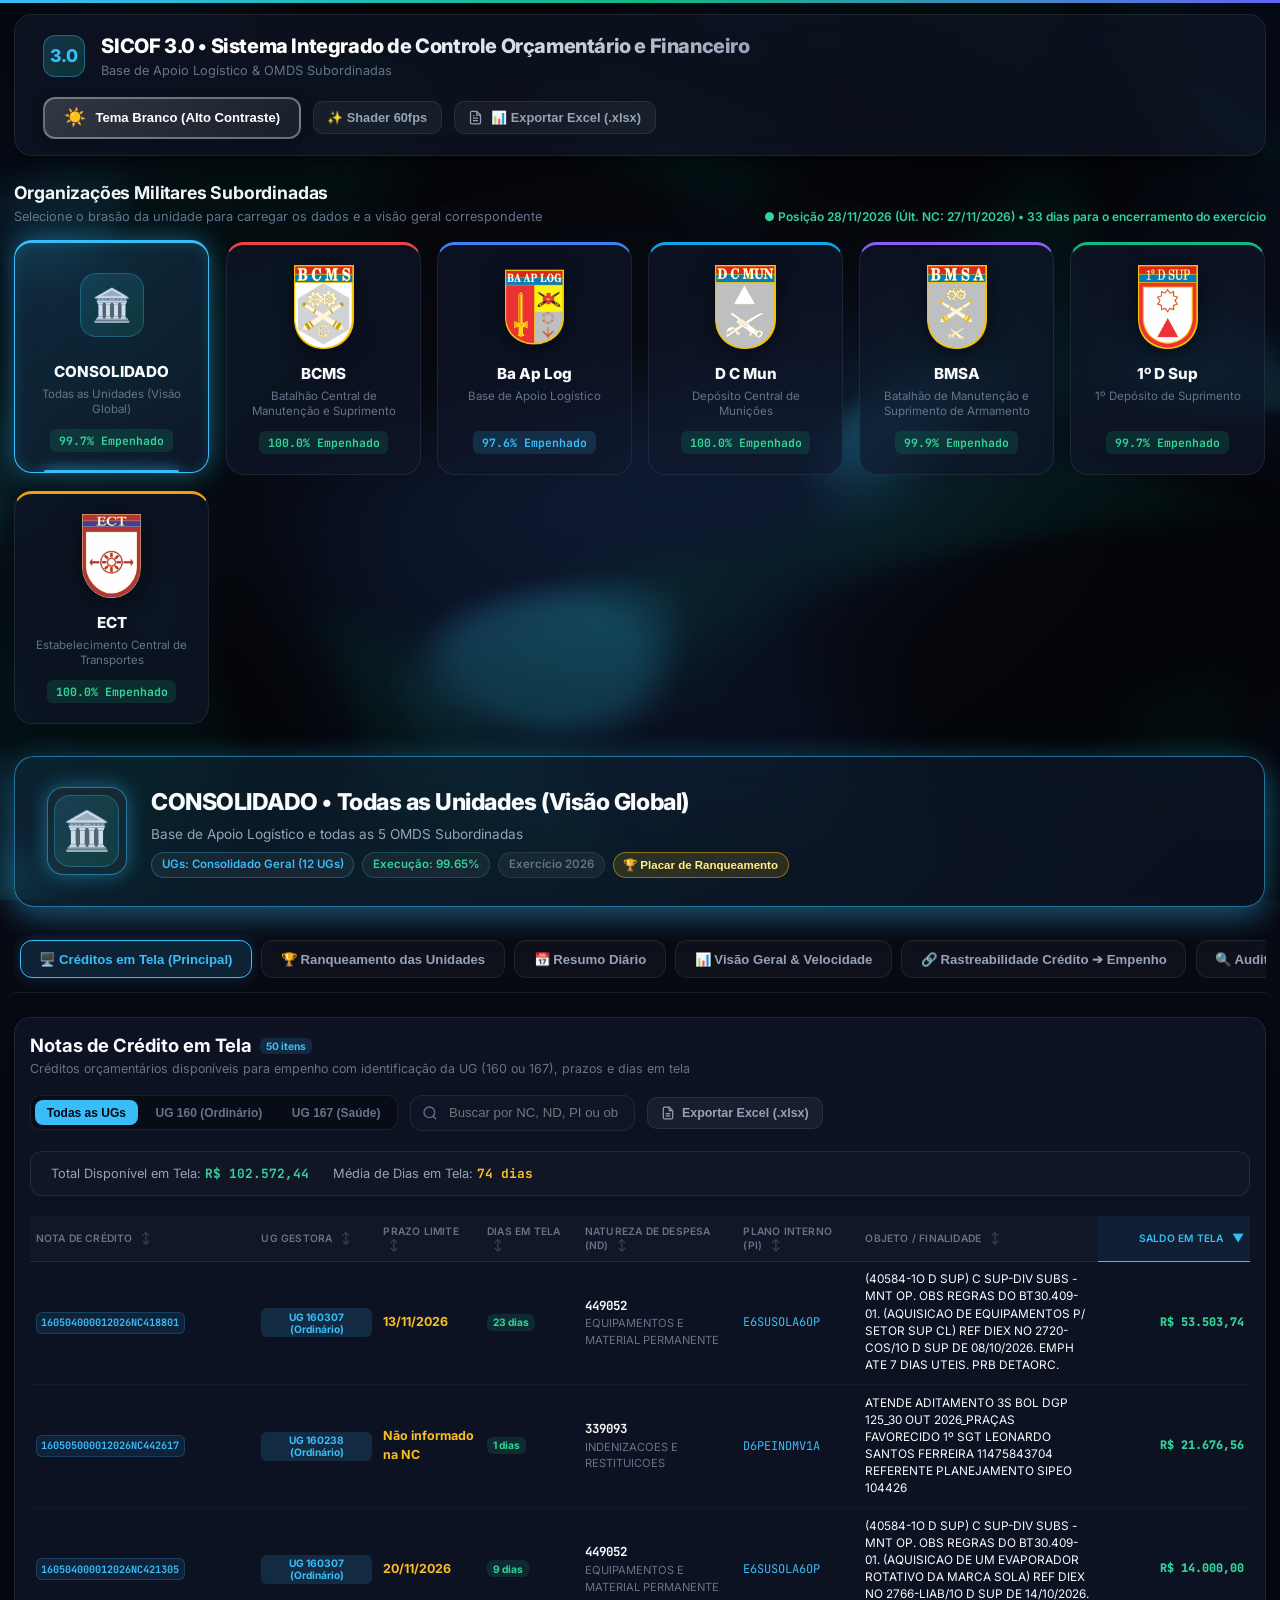
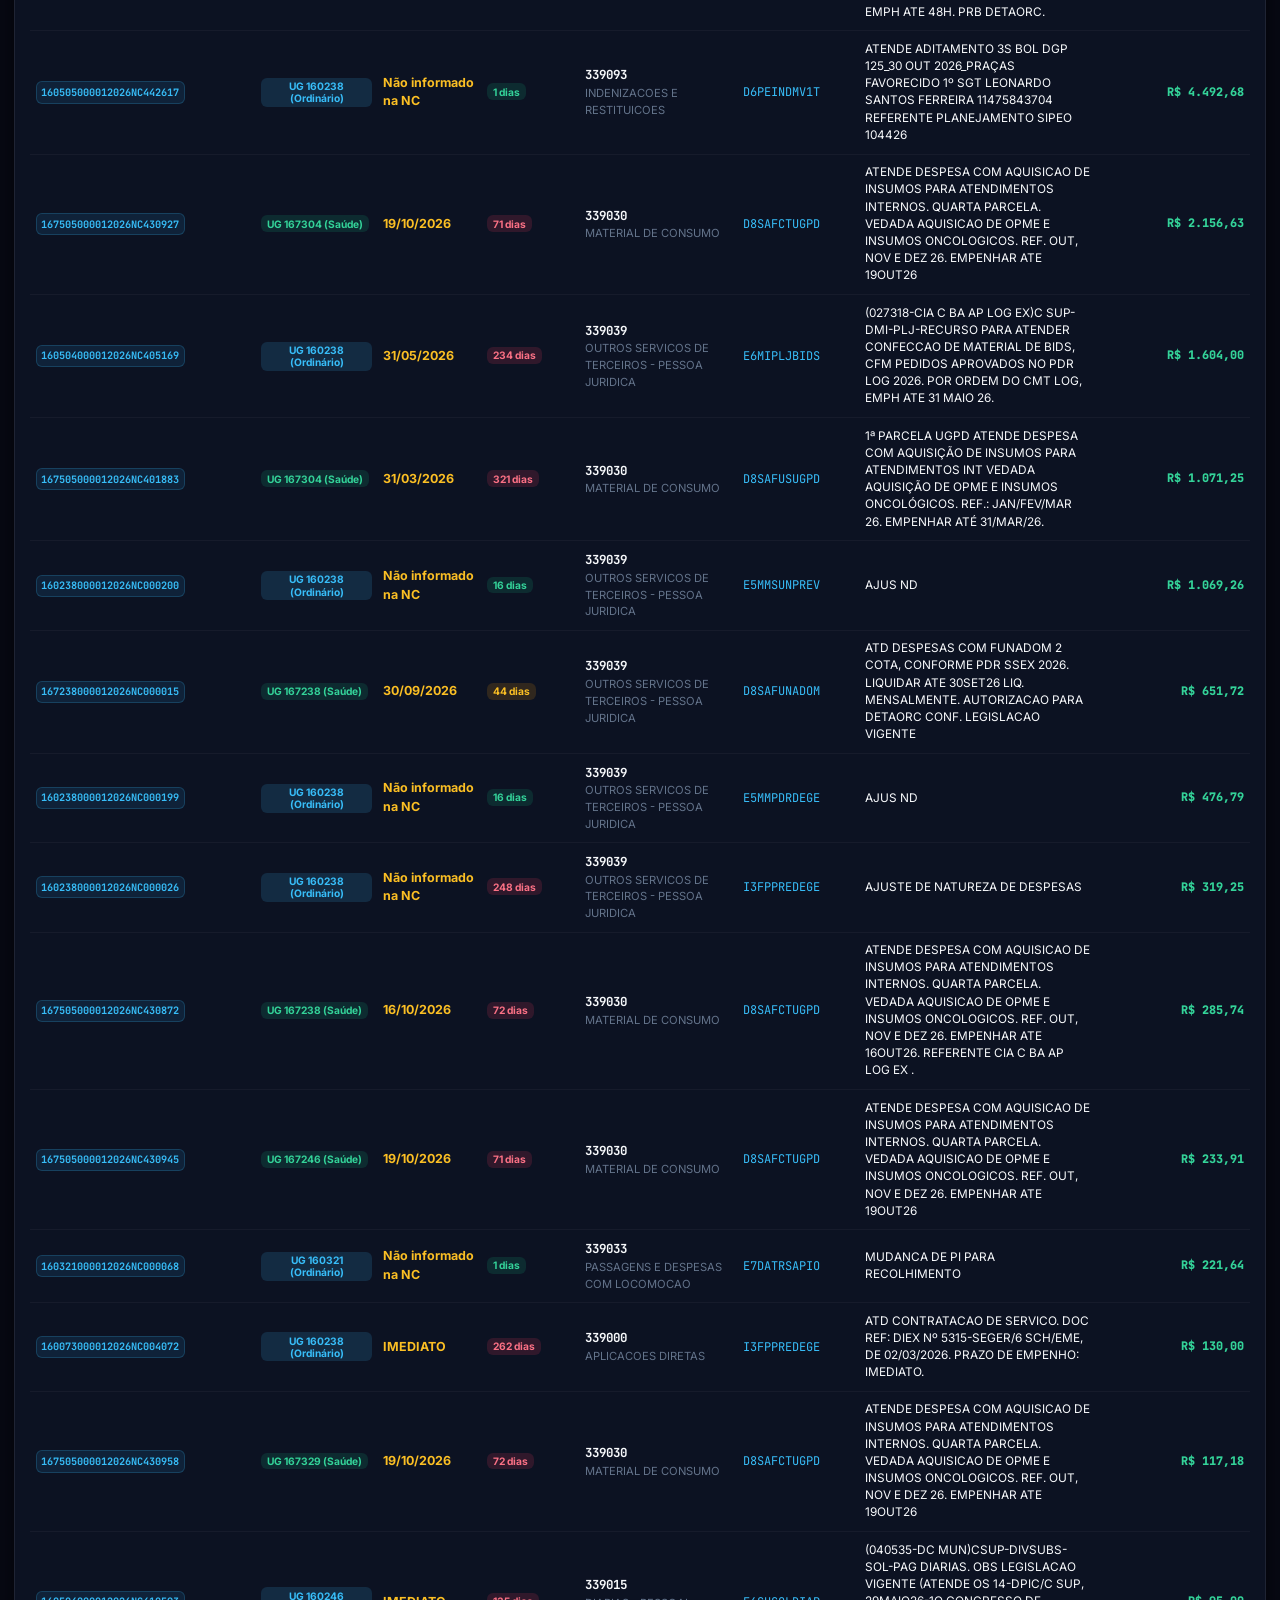
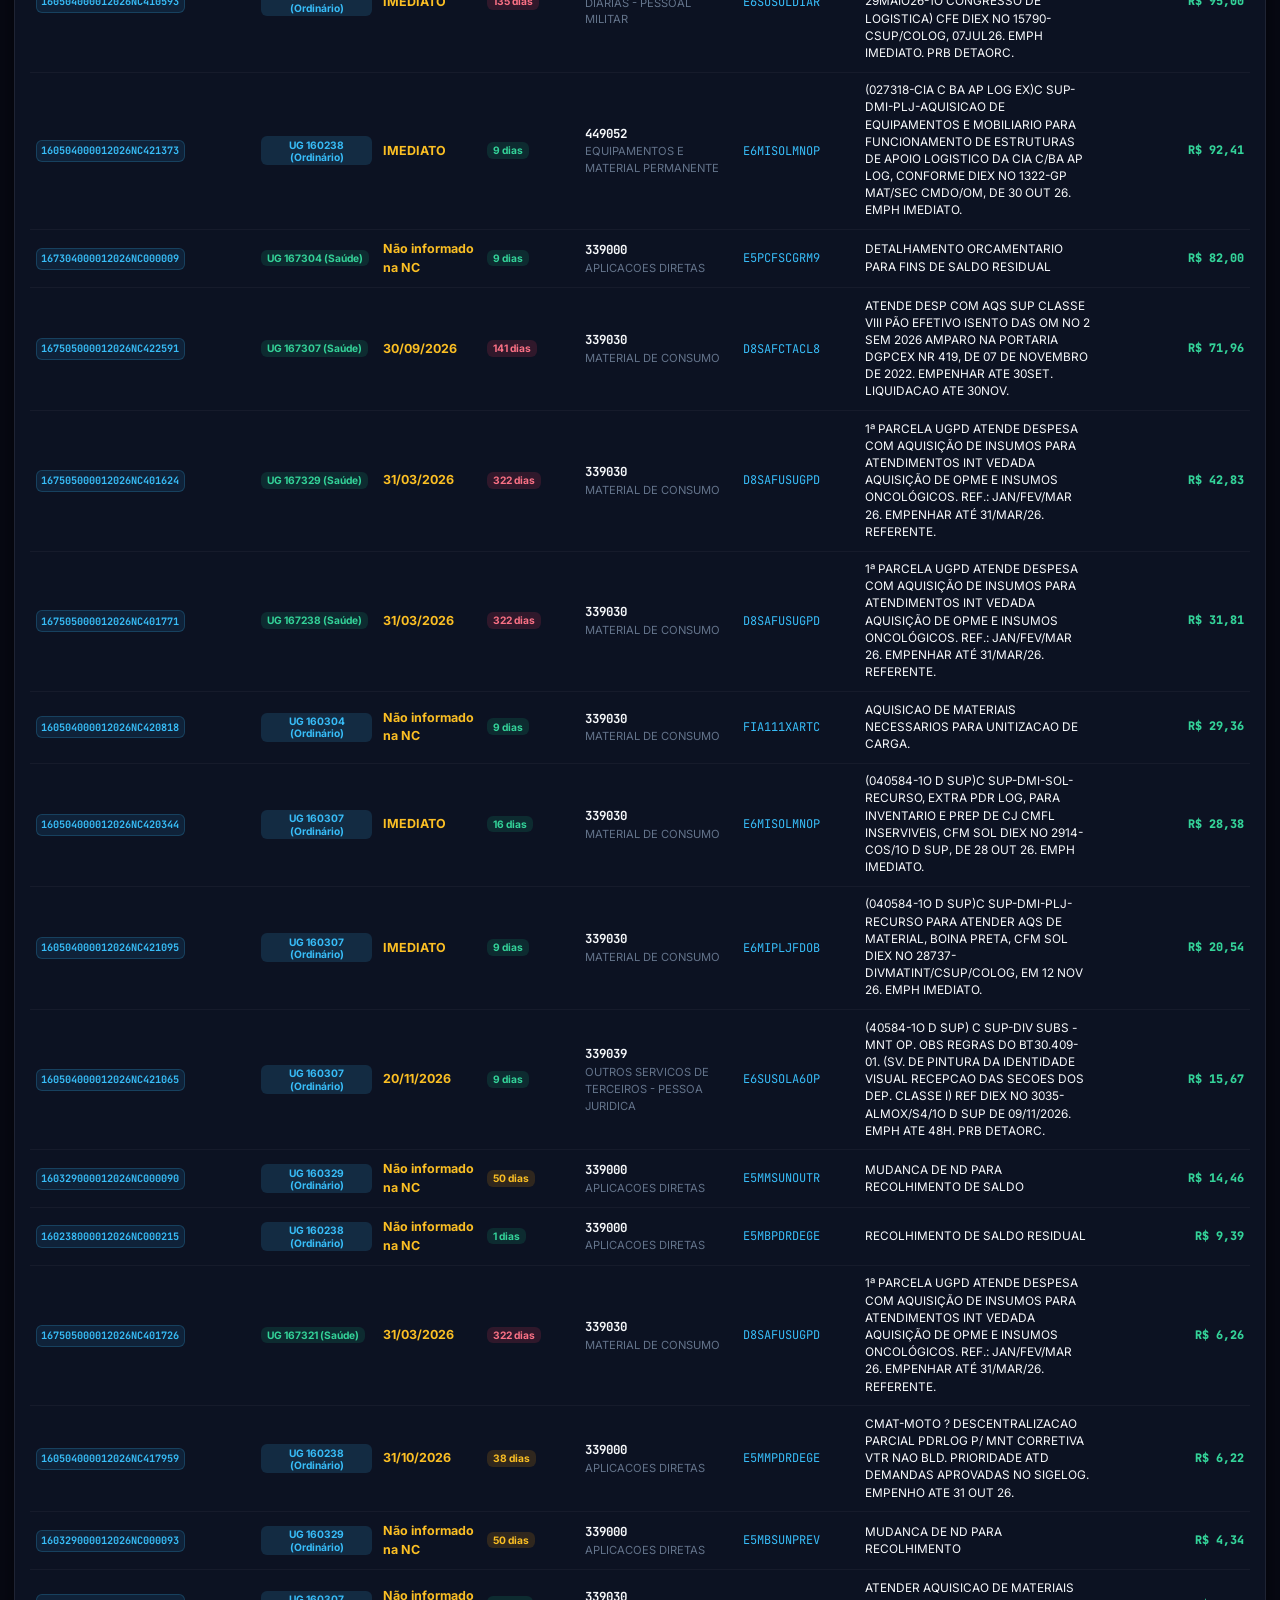
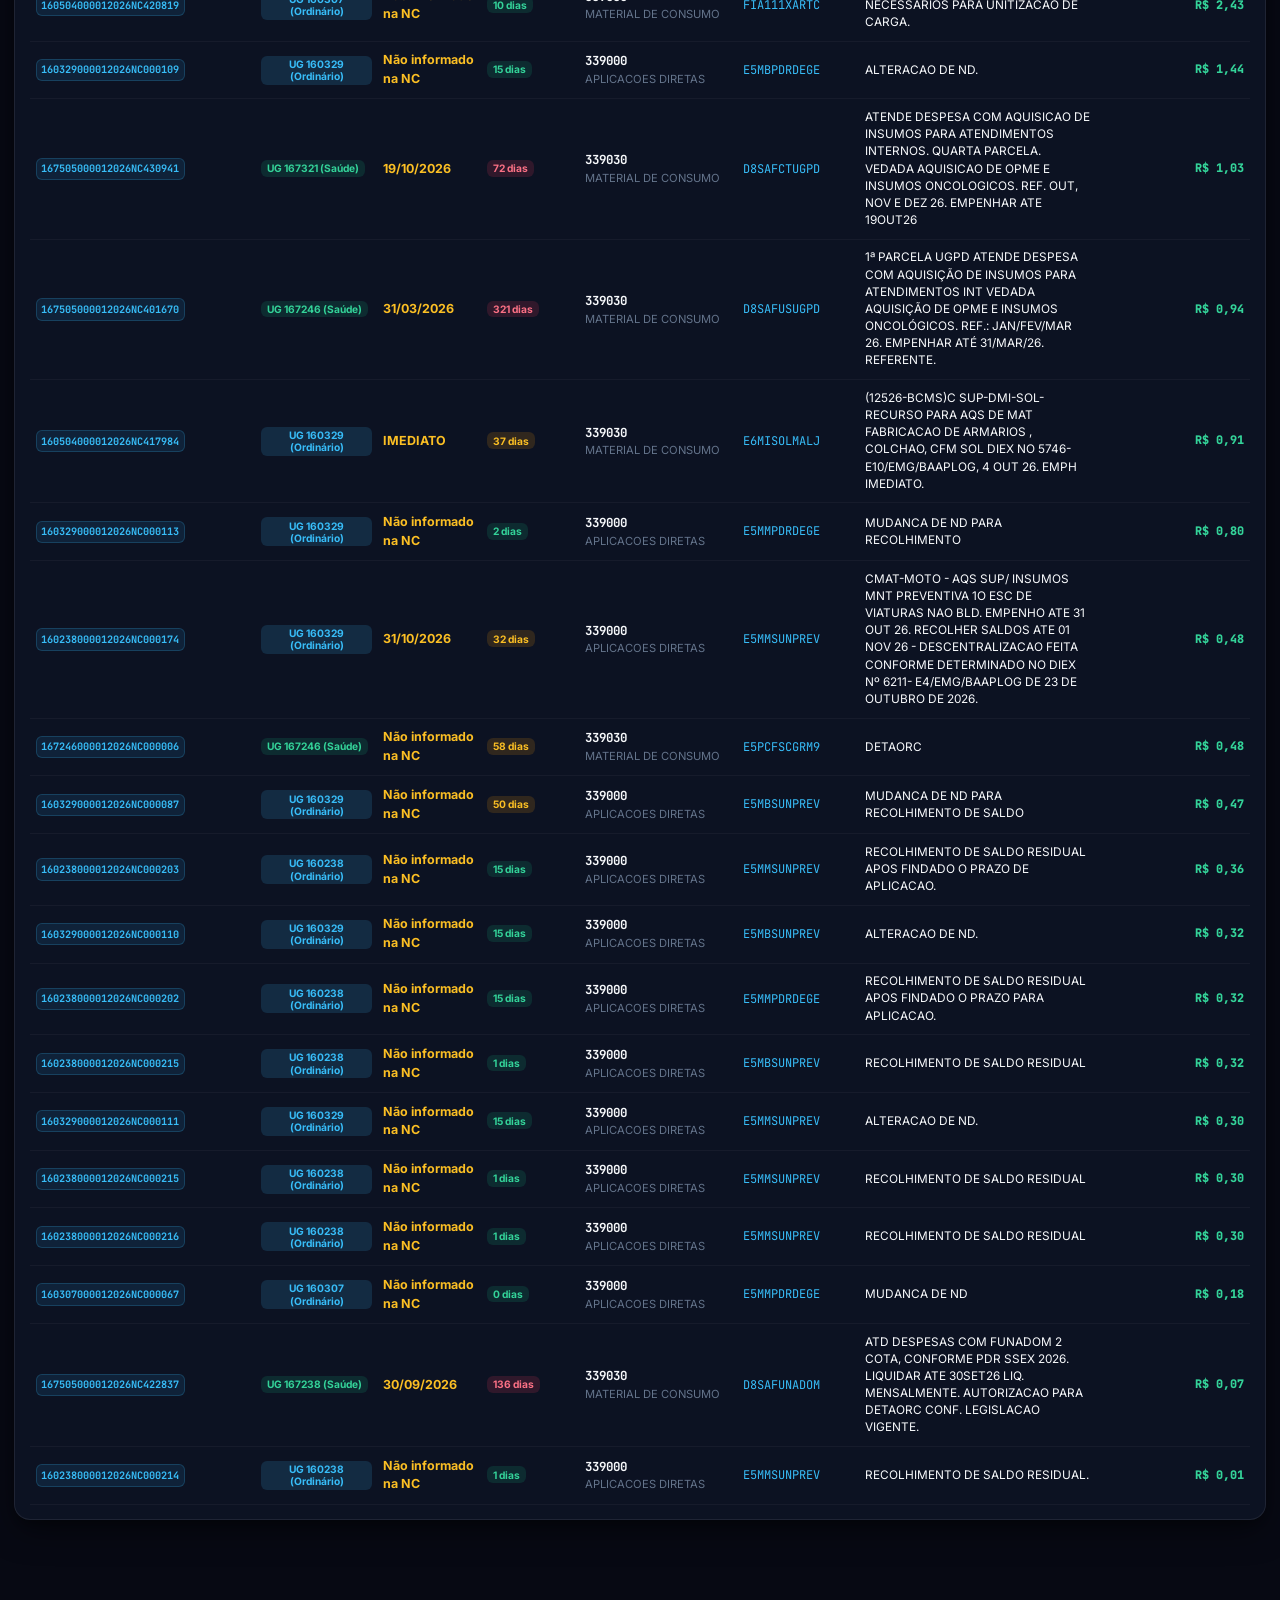
<file: site/index.html>
<!DOCTYPE html>
<html lang="pt-BR">
<head>
  <meta charset="UTF-8">
  <meta name="viewport" content="width=device-width, initial-scale=1.0">
  <title>SICOF 3.0 — Sistema Integrado de Inteligência Orçamentária</title>
  <link rel="icon" type="image/png" href="assets/logos/BCMS.png">
  
  <!-- Fontes Oficiais de Alta Performance -->
  <link rel="preconnect" href="https://fonts.googleapis.com">
  <link rel="preconnect" href="https://fonts.gstatic.com" crossorigin>
  <link href="https://fonts.googleapis.com/css2?family=Inter:wght@400;500;600;700;800&family=JetBrains+Mono:wght@500;700;800&display=swap" rel="stylesheet">
  
  <link rel="stylesheet" href="styles.css?v=3.9">
</head>
<body>

  <!-- Barra de Leitura Superior (CSS Scroll-Driven Animations) -->
  <div class="reading-bar" aria-hidden="true"></div>

  <!-- Fundo Animado WebGL (Shader GLSL Fluido 60fps) -->
  <canvas id="motion-canvas" aria-hidden="true"></canvas>

  <div class="app-container">
    
    <!-- 1. HEADER EXECUTIVO -->
    <header class="executive-header">
      <div class="header-branding">
        <div class="brand-badge">3.0</div>
        <div class="brand-title">
          <h1>SICOF 3.0 • Sistema Integrado de Controle Orçamentário e Financeiro</h1>
          <p>Base de Apoio Logístico & OMDS Subordinadas</p>
        </div>
      </div>

      <div class="header-actions">
        <!-- Botão Alternador de Tema Branco / Alto Contraste -->
        <button id="btn-toggle-theme" class="btn-theme-toggle" title="Alternar entre Modo Escuro e Tema Branco de Alto Contraste (WCAG AAA)" aria-label="Alternar tema de contraste">
          <span id="theme-btn-icon" style="font-size: 1.1rem;">☀️</span>
          <span id="theme-btn-text" style="font-weight: 700;">Tema Branco (Alto Contraste)</span>
        </button>

        <!-- Controle do Fundo Animado -->
        <button id="btn-toggle-shader" class="btn-secondary" title="Alternar animação do fundo para economizar energia">
          <span>✨ Shader 60fps</span>
        </button>

        <!-- Botão Exportação em Planilha Excel (.xlsx) -->
        <button id="btn-export" class="btn-secondary btn-export-excel" title="Exportar dados completos em Planilha Excel (.xlsx) com múltiplas abas formatadas">
          <svg width="15" height="15" viewBox="0 0 24 24" fill="none" stroke="currentColor" stroke-width="2"><path d="M14 2H6a2 2 0 0 0-2 2v16a2 2 0 0 0 2 2h12a2 2 0 0 0 2-2V8z"/><polyline points="14 2 14 8 20 8"/><line x1="16" y1="13" x2="8" y2="13"/><line x1="16" y1="17" x2="8" y2="17"/><polyline points="10 9 9 9 8 9"/></svg>
          <span style="font-weight: 700;">📊 Exportar Excel (.xlsx)</span>
        </button>
      </div>
    </header>

    <!-- 2. VITRINE INICIAL DE LOGOS DAS UNIDADES (HERO HERÁLDICO) -->
    <section class="omds-showcase-section" aria-label="Selecione uma Organização Militar">
      <div class="showcase-header">
        <div>
          <h2>Organizações Militares Subordinadas</h2>
          <p>Selecione o brasão da unidade para carregar os dados e a visão geral correspondente</p>
        </div>
        <div id="header-posicao-meta" style="font-size: 0.75rem; color: var(--text-emerald); font-weight: 600;">
          ● Posição 28/11/2026 (Últ. NC: 27/11/2026) • 33 dias para o encerramento do exercício
        </div>
      </div>

      <!-- Grid com as 7 opções (Consolidado + 6 OMs com Brasões Oficiais) -->
      <div id="omds-logos-grid" class="logos-grid">
        <!-- Injetado dinamicamente via dashboard-app.js -->
      </div>
    </section>

    <!-- 3. BANNER DA UNIDADE SELECIONADA (LOGO ABAIXO DAS LOGOS) -->
    <section class="unit-overview-banner" aria-label="Resumo da Unidade Selecionada">
      <div class="unit-banner-left">
        <div id="unit-banner-logo" class="unit-banner-logo-wrap">
          <!-- Logo em destaque da OM -->
        </div>
        <div class="unit-banner-info">
          <h2 id="unit-banner-nome">Carregando unidade...</h2>
          <p id="unit-banner-desc">—</p>
          <div id="unit-banner-tags" class="unit-tags-row">
            <!-- Tags de UGs e status -->
          </div>
        </div>
      </div>

      <div class="unit-banner-right">
        <!-- Seletor de Gestão Ordinário vs Fundo de Saúde -->
        <div class="unit-sub-filters">
          <button class="sub-filter-btn is-active" data-filter="all">Todas as Gestões</button>
          <button class="sub-filter-btn" data-filter="ordinario">UG 160 (Ordinário)</button>
          <button class="sub-filter-btn" data-filter="saude">UG 167 (Saúde)</button>
        </div>
      </div>
    </section>

    <!-- 4. NAVEGAÇÃO POR ABAS DO SICOF (CRÉDITOS EM TELA COMO ABA PRINCIPAL) -->
    <nav class="sicof-tabs-nav" aria-label="Navegação do Painel">
      <button class="tab-nav-btn is-active" data-tab="tab-creditos-tela">
        <span>🖥️ Créditos em Tela (Principal)</span>
      </button>
      <button class="tab-nav-btn" data-tab="tab-ranqueamento">
        <span>🏆 Ranqueamento das Unidades</span>
      </button>
      <button class="tab-nav-btn" data-tab="tab-resumo-diario">
        <span>📅 Resumo Diário</span>
      </button>
      <button class="tab-nav-btn" data-tab="tab-visao-geral">
        <span>📊 Visão Geral & Velocidade</span>
      </button>
      <button class="tab-nav-btn" data-tab="tab-rastreabilidade">
        <span>🔗 Rastreabilidade Crédito ➔ Empenho</span>
      </button>
      <button class="tab-nav-btn" data-tab="tab-empenhos">
        <span>🔍 Auditoria de Empenhos (Bottom-Up)</span>
      </button>
      <button class="tab-nav-btn" data-tab="tab-fornecedores">
        <span>🏢 Raio-X de Fornecedores & Pregões</span>
      </button>
      <button class="tab-nav-btn" data-tab="tab-riscos">
        <span>⚠️ Monitor de Riscos Orçamentários</span>
      </button>
    </nav>

    <!-- ====================================================================
         ABA 1 (PRINCIPAL): CRÉDITOS EM TELA (NOTAS ATIVAS, PRAZOS E UGS 160/167)
         ==================================================================== -->
    <main id="tab-creditos-tela" class="tab-pane is-active">
      <div class="table-panel">
        <div class="table-toolbar">
          <div>
            <h3 style="font-size: 1.15rem; font-weight: 700; display: flex; align-items: center; gap: 0.5rem;">
              <span>Notas de Crédito em Tela</span>
              <span id="tela-count-badge" class="badge-pill badge-cyan">0 itens</span>
            </h3>
            <p style="font-size: 0.78rem; color: var(--text-muted);">
              Créditos orçamentários disponíveis para empenho com identificação da UG (160 ou 167), prazos e dias em tela
            </p>
          </div>

          <!-- Filtro rápido de UG e campo de busca -->
          <div style="display: flex; gap: 0.75rem; align-items: center; flex-wrap: wrap;">
            <div class="ug-pill-filters" style="display: flex; gap: 0.35rem; background: rgba(0,0,0,0.3); padding: 0.25rem; border-radius: 10px; border: 1px solid var(--border-subtle);">
              <button class="ug-filter-btn is-active" data-ug-filter="all">Todas as UGs</button>
              <button class="ug-filter-btn" data-ug-filter="160">UG 160 (Ordinário)</button>
              <button class="ug-filter-btn" data-ug-filter="167">UG 167 (Saúde)</button>
            </div>

            <div class="search-input-wrap">
              <svg class="search-icon-svg" width="16" height="16" viewBox="0 0 24 24" fill="none" stroke="currentColor" stroke-width="2"><circle cx="11" cy="11" r="8"/><path d="m21 21-4.3-4.3"/></svg>
              <input type="text" id="search-tela-input" class="search-input" placeholder="Buscar por NC, ND, PI ou objeto...">
            </div>

            <button id="btn-export-tela-tab" class="btn-secondary" style="display: inline-flex; align-items: center; gap: 0.4rem; padding: 0.5rem 0.85rem; font-size: 0.78rem; font-weight: 700;" title="Exportar Créditos em Tela para Microsoft Excel (.xlsx formatado com ordenação)">
              <svg width="14" height="14" viewBox="0 0 24 24" fill="none" stroke="currentColor" stroke-width="2"><path d="M14 2H6a2 2 0 0 0-2 2v16a2 2 0 0 0 2 2h12a2 2 0 0 0 2-2V8z"/><polyline points="14 2 14 8 20 8"/><line x1="16" y1="13" x2="8" y2="13"/><line x1="16" y1="17" x2="8" y2="17"/></svg>
              <span>Exportar Excel (.xlsx)</span>
            </button>
          </div>
        </div>

        <!-- Totalizadores rápidos da tela -->
        <div style="display: flex; gap: 1.5rem; margin-bottom: 1.25rem; padding: 0.75rem 1.25rem; background: rgba(255,255,255,0.02); border: 1px solid var(--border-subtle); border-radius: 12px; font-size: 0.8rem; color: var(--text-secondary);">
          <div>Total Disponível em Tela: <strong id="tela-total-val" style="color: var(--text-emerald); font-family: var(--font-mono);">R$ 0,00</strong></div>
          <div>Média de Dias em Tela: <strong id="tela-dias-media" style="color: var(--text-amber); font-family: var(--font-mono);">0 dias</strong></div>
        </div>

        <div class="table-wrapper">
          <table class="data-table">
            <thead>
              <tr>
                <th class="sortable-th" data-table="tela" data-sort="nc" title="Ordenar por Nota de Crédito">Nota de Crédito <span class="sort-icon">↕</span></th>
                <th class="sortable-th" data-table="tela" data-sort="u" title="Ordenar por UG Gestora">UG Gestora <span class="sort-icon">↕</span></th>
                <th class="sortable-th" data-table="tela" data-sort="prazo" data-type="date" title="Ordenar por Prazo Limite">Prazo Limite <span class="sort-icon">↕</span></th>
                <th class="sortable-th" data-table="tela" data-sort="dias" data-type="number" title="Ordenar por Dias em Tela (Idade)">Dias em Tela <span class="sort-icon">↕</span></th>
                <th class="sortable-th" data-table="tela" data-sort="nd" title="Ordenar por Natureza de Despesa">Natureza de Despesa (ND) <span class="sort-icon">↕</span></th>
                <th class="sortable-th" data-table="tela" data-sort="pi" title="Ordenar por Plano Interno">Plano Interno (PI) <span class="sort-icon">↕</span></th>
                <th class="sortable-th" data-table="tela" data-sort="obj" title="Ordenar por Objeto/Finalidade">Objeto / Finalidade <span class="sort-icon">↕</span></th>
                <th class="sortable-th is-active" data-table="tela" data-sort="v" data-type="number" style="text-align: right;" title="Ordenar por Saldo em Tela (Valor)">Saldo em Tela <span class="sort-icon">▼</span></th>
              </tr>
            </thead>
            <tbody id="tela-table-body">
              <!-- Injetado dinamicamente -->
            </tbody>
          </table>
        </div>
      </div>
    </main>

    <!-- ====================================================================
         ABA: RANQUEAMENTO & PLACAR COMPARATIVO DAS OMDS SUBORDINADAS
         ==================================================================== -->
    <section id="tab-ranqueamento" class="tab-pane">
      <div class="ranking-tab-content">
        <!-- Topo do Ranqueamento com Título Executivo e Filtros de Critério -->
        <div class="ranking-header-card">
          <div class="ranking-brand">
            <div class="ranking-trophy-badge" aria-hidden="true">🏆</div>
            <div>
              <div class="ranking-title-row">
                <h3 style="font-size: 1.25rem; font-weight: 800; color: var(--text-primary); margin: 0;">
                  Placar & Ranqueamento de Desempenho Orçamentário
                </h3>
                <span class="ranking-meta-pill">6 OMDS Subordinadas</span>
              </div>
              <p class="ranking-subtitle" style="margin: 0.35rem 0 0 0; font-size: 0.825rem; color: var(--text-muted);">
                Classificação comparativa de eficiência orçamentária, comprometimento da dotação, liquidação e disponibilidade financeira entre as unidades.
              </p>
            </div>
          </div>

          <div class="ranking-controls">
            <div class="ranking-criteria-buttons">
              <span class="criteria-label">Critério de Classificação:</span>
              <button class="rank-crit-btn is-active" data-crit="taxaEmpenho" title="Ordenar por Taxa de Comprometimento da Dotação">⚡ % Comprometido</button>
              <button class="rank-crit-btn" data-crit="taxaLiquidacao" title="Ordenar por Taxa de Liquidação (Atesto)">📦 % Liquidado</button>
              <button class="rank-crit-btn" data-crit="cred" title="Ordenar por Menor Saldo Remanescente">🛡️ Menor Saldo</button>
              <button class="rank-crit-btn" data-crit="prov" title="Ordenar por Volume Total de Dotação">📊 Maior Volume</button>
            </div>
          </div>
        </div>

        <!-- Leaderboard com os 6 Cards das Unidades -->
        <div id="ranking-items-container" class="ranking-leaderboard-grid">
          <!-- Renderizado dinamicamente via dashboard-app.js -->
        </div>

        <!-- Tabela Comparativa Detalhada no Pé da Aba de Ranqueamento -->
        <div class="table-panel" style="margin-top: 1.5rem;">
          <div class="table-toolbar">
            <div>
              <h3 style="font-size: 1.1rem; font-weight: 700; display: flex; align-items: center; gap: 0.5rem;">
                <span>Quadro Comparativo Consolidado das Organizações Militares</span>
                <span class="badge-pill badge-cyan">Exercício 2026</span>
              </h3>
              <p style="font-size: 0.78rem; color: var(--text-muted);">
                Visão tabular completa com cruzamento de dotação recebida, empenho, liquidação e saldo disponível por OM.
              </p>
            </div>
          </div>

          <div class="table-wrapper">
            <table class="data-table">
              <thead>
                <tr>
                  <th style="width: 75px; text-align: center;">Posição</th>
                  <th>Organização Militar (OM)</th>
                  <th style="text-align: right;">Dotação Recebida</th>
                  <th style="text-align: right;">Empenhado</th>
                  <th style="text-align: right;">Saldo Disponível</th>
                  <th style="text-align: right;">Liquidado</th>
                  <th style="text-align: right;">% Comprometido</th>
                  <th style="text-align: right;">% Liquidado</th>
                  <th style="text-align: center;">Navegar</th>
                </tr>
              </thead>
              <tbody id="ranking-table-body">
                <!-- Injetado dinamicamente via renderRankingCard() -->
              </tbody>
            </table>
          </div>
        </div>
      </div>
    </section>

    <!-- ====================================================================
         ABA 2: RESUMO DIÁRIO DE MOVIMENTAÇÕES (O QUE ACONTECEU NAS UNIDADES)
         ==================================================================== -->
    <section id="tab-resumo-diario" class="tab-pane">
      <div class="table-panel">
        <div class="viz-header">
          <div>
            <h3>Resumo Diário de Movimentações</h3>
            <p>Registro cronológico diário de novos aportes, reduções/estornos e saldo líquido da unidade</p>
          </div>
        </div>

        <div id="resumo-diario-container">
          <!-- Injetado dinamicamente -->
        </div>
      </div>
    </section>

    <!-- ====================================================================
         ABA 3: VISÃO GERAL & VELOCIDADE (BENTO HERO + GRÁFICO SVG)
         ==================================================================== -->
    <section id="tab-visao-geral" class="tab-pane">
      
      <!-- Bento Hero Grid: 6 KPIs Reais -->
      <section class="bento-hero-grid" aria-label="Indicadores Financeiros Chave">
        
        <!-- Card 1: Provisionado -->
        <article class="bento-card">
          <div class="card-header-flex">
            <span class="card-label">Dotação Recebida</span>
            <span class="card-icon" style="color: #94a3b8;">📊</span>
          </div>
          <div class="card-value" id="kpi-prov-val">R$ 0,00</div>
          <div class="card-meta-bar">
            <span>Aporte Total Alocado</span>
            <span class="badge-pill" style="background: rgba(148, 163, 184, 0.15); color: #94a3b8;">100% Base</span>
          </div>
          <div class="mini-progress-track">
            <div class="mini-progress-fill" style="width: 100%; background: #94a3b8;"></div>
          </div>
        </article>

        <!-- Card 2: Empenhado -->
        <article class="bento-card">
          <div class="card-header-flex">
            <span class="card-label">Crédito Comprometido</span>
            <span class="card-icon" style="color: #38bdf8;">⚡</span>
          </div>
          <div class="card-value" id="kpi-emp-val" style="color: var(--text-accent);">R$ 0,00</div>
          <div class="card-meta-bar">
            <span>Comprometimento da Dotação</span>
            <span class="badge-pill badge-cyan" id="kpi-emp-pct">0,00%</span>
          </div>
          <div class="mini-progress-track">
            <div class="mini-progress-fill" id="kpi-emp-bar" style="width: 0%; background: var(--text-accent);"></div>
          </div>
        </article>

        <!-- Card 3: Saldo Disponível -->
        <article class="bento-card">
          <div class="card-header-flex">
            <span class="card-label">Saldo Disponível</span>
            <span class="card-icon" style="color: #34d399;">🛡️</span>
          </div>
          <div class="card-value" id="kpi-cred-val" style="color: var(--text-emerald);">R$ 0,00</div>
          <div class="card-meta-bar">
            <span>Saldo Remanescente</span>
            <span class="badge-pill badge-emerald" id="kpi-cred-pct">0,00%</span>
          </div>
          <div class="mini-progress-track">
            <div class="mini-progress-fill" id="kpi-cred-bar" style="width: 0%; background: var(--text-emerald);"></div>
          </div>
        </article>

        <!-- Card 4: Liquidado -->
        <article class="bento-card">
          <div class="card-header-flex">
            <span class="card-label">Despesa Liquidada</span>
            <span class="card-icon" style="color: #fbbf24;">📦</span>
          </div>
          <div class="card-value" id="kpi-liq-val" style="color: var(--text-amber);">R$ 0,00</div>
          <div class="card-meta-bar">
            <span>Atesto dos Fornecedores</span>
            <span class="badge-pill badge-amber" id="kpi-liq-pct">0,00%</span>
          </div>
          <div class="mini-progress-track">
            <div class="mini-progress-fill" id="kpi-liq-bar" style="width: 0%; background: var(--text-amber);"></div>
          </div>
        </article>

        <!-- Card 5: Pago -->
        <article class="bento-card">
          <div class="card-header-flex">
            <span class="card-label">Pagamento Efetivado</span>
            <span class="card-icon" style="color: #a78bfa;">💳</span>
          </div>
          <div class="card-value" id="kpi-pag-val">R$ 0,00</div>
          <div class="card-meta-bar">
            <span>Ordem Bancária (OB)</span>
            <span class="badge-pill" style="background: rgba(167, 139, 250, 0.15); color: #a78bfa;">Conta Única</span>
          </div>
          <div class="mini-progress-track">
            <div class="mini-progress-fill" style="width: 98%; background: #a78bfa;"></div>
          </div>
        </article>

        <!-- Card 6: Concedido -->
        <article class="bento-card">
          <div class="card-header-flex">
            <span class="card-label">Crédito Concedido</span>
            <span class="card-icon" style="color: #f472b6;">🔄</span>
          </div>
          <div class="card-value" id="kpi-conc-val">R$ 0,00</div>
          <div class="card-meta-bar">
            <span>Descentralizações</span>
            <span class="badge-pill" style="background: rgba(244, 114, 182, 0.15); color: #f472b6;">NC Emitida</span>
          </div>
          <div class="mini-progress-track">
            <div class="mini-progress-fill" style="width: 100%; background: #f472b6;"></div>
          </div>
        </article>

      </section>

      <!-- Gráfico de Aceleração Orçamentária -->
      <section class="viz-panel" style="margin-bottom: 2rem;">
        <div class="viz-header">
          <div>
            <h3 id="chart-accel-title">Curva de Aceleração Orçamentária (Julho a Novembro/2026)</h3>
            <p>Evolução comparativa entre Dotação, Empenhos emitidos e Liquidação no exercício corrente</p>
          </div>
          <div style="display: flex; gap: 0.85rem; font-size: 0.75rem;">
            <span style="display: flex; align-items: center; gap: 0.35rem; color: #94a3b8;"><span style="width: 8px; height: 8px; background: #94a3b8; border-radius: 50%;"></span> Provisionado</span>
            <span style="display: flex; align-items: center; gap: 0.35rem; color: #38bdf8;"><span style="width: 8px; height: 8px; background: #38bdf8; border-radius: 50%;"></span> Empenhado</span>
            <span style="display: flex; align-items: center; gap: 0.35rem; color: #10b981;"><span style="width: 8px; height: 8px; background: #10b981; border-radius: 50%;"></span> Liquidado</span>
          </div>
        </div>

        <div id="chart-container" class="chart-container-box">
          <!-- SVG dinâmico -->
        </div>
      </section>

    </section>

    <!-- ====================================================================
         ABA 4: RASTREABILIDADE CRÉDITO ➔ EMPENHO (TOP-DOWN)
         ==================================================================== -->
    <section id="tab-rastreabilidade" class="tab-pane">
      <div class="table-panel">
        <div class="table-toolbar">
          <div>
            <h3 style="font-size: 1.1rem; font-weight: 700;">Rastreabilidade de Notas de Crédito (Top-Down)</h3>
            <p style="font-size: 0.78rem; color: var(--text-muted);">Clique em qualquer linha para abrir a gaveta com o detalhamento completo dos empenhos</p>
          </div>
          <div class="search-input-wrap">
            <svg class="search-icon-svg" width="16" height="16" viewBox="0 0 24 24" fill="none" stroke="currentColor" stroke-width="2"><circle cx="11" cy="11" r="8"/><path d="m21 21-4.3-4.3"/></svg>
            <input type="text" id="global-search-input" class="search-input" placeholder="Filtrar por NC, ND, finalidade ou valor...">
          </div>
        </div>

        <div class="table-wrapper">
          <table class="data-table">
            <thead>
              <tr>
                <th class="sortable-th" data-table="nc" data-sort="nc" title="Ordenar por Nota de Crédito">Nota de Crédito <span class="sort-icon">↕</span></th>
                <th class="sortable-th" data-table="nc" data-sort="om" title="Ordenar por Unidade">Unidade (OMDS) <span class="sort-icon">↕</span></th>
                <th class="sortable-th" data-table="nc" data-sort="nd" title="Ordenar por Natureza de Despesa">ND <span class="sort-icon">↕</span></th>
                <th class="sortable-th" data-table="nc" data-sort="obj" title="Ordenar por Finalidade do Recurso">Finalidade do Recurso <span class="sort-icon">↕</span></th>
                <th class="sortable-th" data-table="nc" data-sort="prov" data-type="number" title="Ordenar por Dotação Alocada">Dotação <span class="sort-icon">↕</span></th>
                <th class="sortable-th is-active" data-table="nc" data-sort="saldo" data-type="number" title="Ordenar por Saldo Disponível">Saldo Disponível <span class="sort-icon">▼</span></th>
                <th class="sortable-th" data-table="nc" data-sort="taxa" data-type="number" title="Ordenar por % Executado">% Executado <span class="sort-icon">↕</span></th>
              </tr>
            </thead>
            <tbody id="nc-table-body">
              <!-- Injetado dinamicamente -->
            </tbody>
          </table>
        </div>
      </div>
    </section>

    <!-- ====================================================================
         ABA 5: AUDITORIA DE EMPENHOS (BOTTOM-UP)
         ==================================================================== -->
    <section id="tab-empenhos" class="tab-pane">
      <div class="table-panel">
        <div class="table-toolbar">
          <div>
            <h3 style="font-size: 1.1rem; font-weight: 700; display: flex; align-items: center; gap: 0.5rem;">
              <span>Auditoria de Notas de Empenho (Bottom-Up)</span>
              <span id="ne-count-badge" class="badge-pill badge-cyan">3.226 NEs</span>
            </h3>
            <p style="font-size: 0.78rem; color: var(--text-muted);">Base consolidada das Notas de Empenho emitidas com identificação de credores, CNPJ e processos</p>
          </div>
          <div class="search-input-wrap">
            <svg class="search-icon-svg" width="16" height="16" viewBox="0 0 24 24" fill="none" stroke="currentColor" stroke-width="2"><circle cx="11" cy="11" r="8"/><path d="m21 21-4.3-4.3"/></svg>
            <input type="text" id="search-ne-input" class="search-input" placeholder="Buscar por NE, credor, CNPJ ou processo...">
          </div>
        </div>

        <div class="table-wrapper">
          <table class="data-table">
            <thead>
              <tr>
                <th class="sortable-th" data-table="ne" data-sort="ne" title="Ordenar por Nota de Empenho">Nota de Empenho <span class="sort-icon">↕</span></th>
                <th class="sortable-th" data-table="ne" data-sort="omSigla" title="Ordenar por Unidade">Unidade <span class="sort-icon">↕</span></th>
                <th class="sortable-th" data-table="ne" data-sort="credor" title="Ordenar por Credor / Fornecedor">Credor (Razão Social / CNPJ) <span class="sort-icon">↕</span></th>
                <th class="sortable-th" data-table="ne" data-sort="processo" title="Ordenar por Processo Licitatório">Processo Licitatório <span class="sort-icon">↕</span></th>
                <th class="sortable-th" data-table="ne" data-sort="valor" data-type="number" title="Ordenar por Valor Empenhado">Valor Empenhado <span class="sort-icon">↕</span></th>
                <th class="sortable-th is-active" data-table="ne" data-sort="data" data-type="date" title="Ordenar por Data de Emissão">Emissão <span class="sort-icon">▼</span></th>
                <th class="sortable-th" data-table="ne" data-sort="status" title="Ordenar por Status">Status <span class="sort-icon">↕</span></th>
              </tr>
            </thead>
            <tbody id="ne-table-body">
              <!-- Injetado dinamicamente -->
            </tbody>
          </table>
        </div>
      </div>
    </section>

    <!-- ====================================================================
         ABA 6: RAIO-X DE FORNECEDORES & PREGÕES
         ==================================================================== -->
    <section id="tab-fornecedores" class="tab-pane">
      <div class="data-viz-section">
        <div class="viz-panel">
          <div class="viz-header">
            <div>
              <h3>Ranking dos Principais Fornecedores Contratados</h3>
              <p>Maiores volumes de recursos comprometidos no exercício</p>
            </div>
          </div>
          <div id="fornecedores-list">
            <!-- Injetado dinamicamente -->
          </div>
        </div>

        <div class="viz-panel">
          <div class="viz-header">
            <div>
              <h3>Principais Processos & Pregões Eletrônicos</h3>
              <p>Processos licitatórios que mais movimentam recursos</p>
            </div>
          </div>
          <div id="processos-list">
            <!-- Injetado dinamicamente -->
          </div>
        </div>
      </div>
    </section>

    <!-- ====================================================================
         ABA 7: MONITOR DE RISCOS ORÇAMENTÁRIOS (SEPARADO POR UNIDADE)
         ==================================================================== -->
    <section id="tab-riscos" class="tab-pane">
      <div class="table-panel">
        <div class="viz-header">
          <div>
            <h3 id="riscos-header-title">Monitor de Riscos Orçamentários</h3>
            <p id="riscos-subtitle">Análise preventiva de créditos parados, prazos críticos e risco de estorno no encerramento (33 dias)</p>
          </div>
        </div>

        <div id="riscos-list">
          <!-- Injetado dinamicamente estritamente por unidade -->
        </div>
      </div>
    </section>

  </div>

  <!-- ====================================================================
       GAVETA LATERAL (DRAWER MODAL DE NC)
       ==================================================================== -->
  <div id="drawer-backdrop" class="drawer-backdrop" role="dialog" aria-modal="true" aria-hidden="true">
    <aside class="drawer-panel">
      <div style="display: flex; justify-content: space-between; align-items: center; margin-bottom: 1.5rem; border-bottom: 1px solid var(--border-subtle); padding-bottom: 1rem;">
        <div>
          <span style="font-size: 0.72rem; text-transform: uppercase; color: var(--text-accent); font-weight: 700;">Raio-X de Nota de Crédito</span>
          <h2 id="drawer-nc-title" style="font-size: 1.25rem; font-family: var(--font-mono); font-weight: 800;">160329...</h2>
        </div>
        <button id="drawer-close-btn" class="drawer-close-btn" aria-label="Fechar gaveta">✕</button>
      </div>

      <div style="margin-bottom: 1.5rem;">
        <div style="background: rgba(255,255,255,0.02); border: 1px solid var(--border-subtle); border-radius: 12px; padding: 1.25rem;">
          <div style="display: flex; justify-content: space-between; margin-bottom: 0.4rem;">
            <span style="color: var(--text-muted); font-size: 0.8rem;">Órgão Concedente:</span>
            <strong id="drawer-concedente-name" style="font-size: 0.85rem; color: var(--text-accent);">—</strong>
          </div>
          <div style="display: flex; justify-content: space-between; margin-bottom: 0.4rem;">
            <span style="color: var(--text-muted); font-size: 0.8rem;">Unidade Gestora:</span>
            <strong id="drawer-omds-name" style="font-size: 0.85rem;">—</strong>
          </div>
          <div style="display: flex; justify-content: space-between; margin-bottom: 0.4rem;">
            <span style="color: var(--text-muted); font-size: 0.8rem;">Tipo de Operação:</span>
            <span id="drawer-op-badge" class="badge-pill badge-cyan">—</span>
          </div>
          <div style="display: flex; justify-content: space-between; margin-bottom: 0.4rem;">
            <span style="color: var(--text-muted); font-size: 0.8rem;">Natureza de Despesa (ND):</span>
            <span id="drawer-nd-val" style="font-family: var(--font-mono); font-weight: 700; color: var(--text-accent);">—</span>
          </div>
          <div style="display: flex; justify-content: space-between; margin-bottom: 0.4rem;">
            <span style="color: var(--text-muted); font-size: 0.8rem;">Plano Interno (PI) & Ação:</span>
            <span id="drawer-pi-val" style="font-family: var(--font-mono); font-size: 0.8rem; color: var(--text-primary);">—</span>
          </div>
          <div style="display: flex; justify-content: space-between; margin-bottom: 0.4rem;">
            <span style="color: var(--text-muted); font-size: 0.8rem;">Prazo (conforme a NC):</span>
            <span id="drawer-prazo-val" style="font-weight: 700; color: var(--text-amber); font-size: 0.85rem;">—</span>
          </div>
          <div style="margin-top: 0.75rem; padding-top: 0.75rem; border-top: 1px solid rgba(255,255,255,0.06);">
            <span style="color: var(--text-muted); font-size: 0.75rem; display: block; margin-bottom: 0.25rem;">Finalidade Registrada (DIEX / SIAFI):</span>
            <p id="drawer-finalidade-text" style="font-size: 0.85rem; color: var(--text-secondary); line-height: 1.4;"></p>
          </div>
        </div>
      </div>

      <div style="margin-bottom: 1.5rem;">
        <div style="display: grid; grid-template-columns: 1fr 1fr; gap: 0.75rem;">
          <div style="background: rgba(255,255,255,0.03); border: 1px solid var(--border-subtle); border-radius: 10px; padding: 0.85rem;">
            <span style="font-size: 0.72rem; color: var(--text-muted);">Dotação Total</span>
            <div id="drawer-prov-val" style="font-size: 1.1rem; font-weight: 800; font-family: var(--font-mono);">R$ 0,00</div>
          </div>
          <div style="background: rgba(255,255,255,0.03); border: 1px solid var(--border-subtle); border-radius: 10px; padding: 0.85rem;">
            <span style="font-size: 0.72rem; color: var(--text-muted);">Empenhado</span>
            <div id="drawer-emp-val" style="font-size: 1.1rem; font-weight: 800; font-family: var(--font-mono); color: var(--text-accent);">R$ 0,00</div>
          </div>
          <div style="background: rgba(255,255,255,0.03); border: 1px solid var(--border-subtle); border-radius: 10px; padding: 0.85rem;">
            <span style="font-size: 0.72rem; color: var(--text-muted);">Saldo Disponível</span>
            <div id="drawer-saldo-val" style="font-size: 1.1rem; font-weight: 800; font-family: var(--font-mono); color: var(--text-emerald);">R$ 0,00</div>
          </div>
          <div style="background: rgba(255,255,255,0.03); border: 1px solid var(--border-subtle); border-radius: 10px; padding: 0.85rem;">
            <span style="font-size: 0.72rem; color: var(--text-muted);">Taxa de Execução</span>
            <div id="drawer-execucao-val" style="font-size: 1.1rem; font-weight: 800; font-family: var(--font-mono); color: var(--text-amber);">0,00%</div>
          </div>
        </div>
      </div>

      <!-- Histórico de Movimentações da NC -->
      <div style="margin-bottom: 1.5rem;">
        <h4 style="font-size: 0.78rem; text-transform: uppercase; color: var(--text-muted); font-weight: 700; margin-bottom: 0.75rem;">
          Histórico de Movimentações Registradas
        </h4>
        <div id="drawer-movimentacoes-list">
          <!-- Injetado dinamicamente -->
        </div>
      </div>

      <div>
        <h4 style="font-size: 0.78rem; text-transform: uppercase; color: var(--text-muted); font-weight: 700; margin-bottom: 0.75rem;">Notas de Empenho Vinculadas</h4>
        <div id="drawer-empenhos-list">
          <!-- Empenhos injetados dinamicamente -->
        </div>
      </div>
    </aside>
  </div>

  <!-- Scripts -->
  <script src="exceljs.min.js"></script>
  <script src="xlsx.full.min.js"></script>
  <script src="dashboard-data.js?v=3.9"></script>
  <script src="motion-background.js?v=3.9"></script>
  <script src="dashboard-app.js?v=3.9"></script>
</body>
</html>
</file>
<file: prototipo-v3/styles.css>
/**
 * SICOF 3.0 PROTOTYPE — Design System & Motion Tokens
 * Interface focada na Vitrine de Logos, Créditos em Tela, Resumo Diário e Riscos por Unidade.
 */

:root {
  /* Tokens de Movimento (W3C DTCG Standard) */
  --motion-duration-instant: 100ms;
  --motion-duration-snappy: 180ms;
  --motion-duration-base: 280ms;
  --motion-duration-slow: 450ms;

  --motion-easing-kinetic: cubic-bezier(0.16, 1.0, 0.3, 1.0); /* Padrão Apple / Linear */
  --motion-easing-spring: cubic-bezier(0.34, 1.56, 0.64, 1.0);

  /* Paleta Executiva Noturna */
  --bg-deep: #070913;
  --bg-surface: rgba(14, 21, 37, 0.72);
  --bg-surface-hover: rgba(22, 33, 58, 0.85);
  --bg-card: rgba(16, 24, 43, 0.65);
  --bg-card-elevated: rgba(23, 34, 60, 0.75);

  --border-subtle: rgba(255, 255, 255, 0.08);
  --border-glow: rgba(56, 189, 248, 0.35);

  --text-primary: #f8fafc;
  --text-secondary: #94a3b8;
  --text-muted: #64748b;
  --text-accent: #38bdf8;
  --text-emerald: #34d399;
  --text-amber: #fbbf24;
  --text-rose: #fb7185;

  /* Esquema de Cores Dinâmico por Unidade (Defaults para Visão Global) */
  --unit-accent: #38bdf8;
  --unit-accent-rgb: 56, 189, 248;
  --unit-glow: rgba(56, 189, 248, 0.25);
  --unit-border: rgba(56, 189, 248, 0.45);
  --unit-bg-tint: rgba(56, 189, 248, 0.08);

  /* Efeitos de Camada */
  --glass-blur: blur(16px);
  --glass-shadow: 0 12px 32px -4px rgba(0, 0, 0, 0.5), 0 4px 12px -2px rgba(0, 0, 0, 0.3);
  --font-sans: 'Inter', -apple-system, BlinkMacSystemFont, "Segoe UI", Roboto, sans-serif;
  --font-mono: 'JetBrains Mono', 'Fira Code', Menlo, monospace;
}

*, *::before, *::after {
  box-sizing: border-box;
  margin: 0;
  padding: 0;
}

html {
  font-family: var(--font-sans);
  background-color: var(--bg-deep);
  color: var(--text-primary);
  scroll-behavior: smooth;
  -webkit-font-smoothing: antialiased;
}

body {
  min-height: 100vh;
  position: relative;
  overflow-x: hidden;
  line-height: 1.5;
}

/* Fundo Animado WebGL Canvas */
#motion-canvas {
  position: fixed;
  inset: 0;
  width: 100vw;
  height: 100vh;
  z-index: -1;
  pointer-events: none;
  opacity: 1;
  transition: opacity var(--motion-duration-slow) var(--motion-easing-kinetic);
}

.bg-fallback-mesh {
  background: radial-gradient(circle at 20% 15%, #0f1c36 0%, #070913 70%),
              radial-gradient(circle at 80% 85%, #0d282e 0%, transparent 60%);
}

.app-container {
  max-width: min(98vw, 1860px);
  margin: 0 auto;
  padding: 1rem 1.25rem 3.5rem 1.25rem;
  position: relative;
  z-index: 1;
}

/* Barra de Leitura Superior */
.reading-bar {
  position: fixed;
  top: 0;
  left: 0;
  width: 100%;
  height: 3px;
  background: linear-gradient(90deg, #38bdf8, #10b981, #6366f1);
  transform-origin: 0% 50%;
  z-index: 9999;
  animation: scroll-progress linear;
  animation-timeline: scroll(root block);
}

@keyframes scroll-progress {
  from { transform: scaleX(0); }
  to { transform: scaleX(1); }
}

/* Header Compacto */
.executive-header {
  display: flex;
  justify-content: space-between;
  align-items: center;
  flex-wrap: wrap;
  gap: 1rem;
  padding: 1rem 1.75rem;
  background: var(--bg-surface);
  backdrop-filter: var(--glass-blur);
  -webkit-backdrop-filter: var(--glass-blur);
  border: 1px solid var(--border-subtle);
  border-radius: 18px;
  box-shadow: var(--glass-shadow);
  margin-bottom: 1.5rem;
}

.header-branding {
  display: flex;
  align-items: center;
  gap: 1rem;
}

.brand-badge {
  display: inline-flex;
  align-items: center;
  justify-content: center;
  width: 42px;
  height: 42px;
  background: linear-gradient(135deg, rgba(56, 189, 248, 0.2), rgba(16, 185, 129, 0.2));
  border: 1px solid rgba(56, 189, 248, 0.4);
  border-radius: 12px;
  color: var(--text-accent);
  font-weight: 800;
  font-size: 1.1rem;
}

.brand-title h1 {
  font-size: 1.25rem;
  font-weight: 800;
  letter-spacing: -0.02em;
  background: linear-gradient(120deg, #ffffff 40%, #94a3b8 100%);
  -webkit-background-clip: text;
  -webkit-text-fill-color: transparent;
}

.brand-title p {
  font-size: 0.8rem;
  color: var(--text-muted);
}

.header-actions {
  display: flex;
  align-items: center;
  gap: 0.75rem;
}

.btn-theme-toggle {
  display: inline-flex;
  align-items: center;
  gap: 0.6rem;
  padding: 0.55rem 1.15rem;
  background: linear-gradient(135deg, rgba(255, 255, 255, 0.16), rgba(255, 255, 255, 0.06));
  border: 2px solid rgba(255, 255, 255, 0.35);
  border-radius: 12px;
  color: #ffffff;
  font-size: 0.82rem;
  font-weight: 700;
  cursor: pointer;
  box-shadow: 0 4px 14px rgba(0, 0, 0, 0.25);
  transition: all var(--motion-duration-snappy) var(--motion-easing-kinetic);
}

.btn-theme-toggle:hover {
  background: linear-gradient(135deg, rgba(255, 255, 255, 0.28), rgba(255, 255, 255, 0.12));
  border-color: var(--unit-accent);
  box-shadow: 0 0 18px var(--unit-glow);
  transform: translateY(-2px);
}

.btn-secondary {
  display: inline-flex;
  align-items: center;
  gap: 0.5rem;
  padding: 0.5rem 0.85rem;
  background: rgba(255, 255, 255, 0.05);
  border: 1px solid var(--border-subtle);
  border-radius: 10px;
  color: var(--text-secondary);
  font-size: 0.8rem;
  font-weight: 600;
  cursor: pointer;
  transition: all var(--motion-duration-snappy) var(--motion-easing-kinetic);
}

.btn-secondary:hover {
  background: rgba(255, 255, 255, 0.1);
  color: var(--text-primary);
  border-color: rgba(255, 255, 255, 0.2);
}

/* ==========================================================================
   VITRINE INICIAL DE LOGOS (HERO DE IDENTIDADE VISUAL)
   ========================================================================== */
.omds-showcase-section {
  margin-bottom: 2rem;
}

.showcase-header {
  margin-bottom: 1rem;
  display: flex;
  justify-content: space-between;
  align-items: flex-end;
}

.showcase-header h2 {
  font-size: 1.1rem;
  font-weight: 700;
  color: var(--text-primary);
  letter-spacing: -0.01em;
}

.showcase-header p {
  font-size: 0.8rem;
  color: var(--text-muted);
}

.logos-grid {
  display: grid;
  grid-template-columns: repeat(auto-fit, minmax(190px, 1fr));
  gap: 1rem;
}

/* Identidades Heráldicas por Organização Militar */
.logo-card[data-unit-id="total"]   { --om-accent: #38bdf8; --om-rgb: 56, 189, 248; }
.logo-card[data-unit-id="BCMS"]    { --om-accent: #ef4444; --om-rgb: 239, 68, 68; }
.logo-card[data-unit-id="BAAPLOG"] { --om-accent: #3b82f6; --om-rgb: 59, 130, 246; }
.logo-card[data-unit-id="DCMUN"]   { --om-accent: #0ea5e9; --om-rgb: 14, 165, 233; }
.logo-card[data-unit-id="BMSA"]    { --om-accent: #8b5cf6; --om-rgb: 139, 92, 246; }
.logo-card[data-unit-id="DSUP1"]   { --om-accent: #10b981; --om-rgb: 16, 185, 129; }
.logo-card[data-unit-id="ECT"]     { --om-accent: #f59e0b; --om-rgb: 245, 158, 11; }

.logo-card {
  position: relative;
  overflow: hidden;
  background: var(--bg-card);
  backdrop-filter: var(--glass-blur);
  -webkit-backdrop-filter: var(--glass-blur);
  border: 1.5px solid var(--border-subtle);
  border-top: 3.5px solid var(--om-accent, var(--text-accent));
  border-radius: 18px;
  padding: 1.25rem 1rem;
  display: flex;
  flex-direction: column;
  align-items: center;
  text-align: center;
  cursor: pointer;
  transition: transform var(--motion-duration-base) var(--motion-easing-kinetic),
              border-color var(--motion-duration-base) var(--motion-easing-kinetic),
              box-shadow var(--motion-duration-base) var(--motion-easing-kinetic),
              background var(--motion-duration-base) var(--motion-easing-kinetic);
  user-select: none;
  will-change: transform, box-shadow;
}

.logo-card:hover {
  transform: translateY(-4px);
  border-color: rgba(var(--om-rgb, 56, 189, 248), 0.6);
  box-shadow: 0 10px 26px -2px rgba(var(--om-rgb, 56, 189, 248), 0.35);
}

.logo-card:active {
  transform: translateY(1px) scale(0.965);
  box-shadow: 0 4px 12px -2px rgba(var(--om-rgb, 56, 189, 248), 0.3);
  transition-duration: var(--motion-duration-instant);
}

.logo-card.is-active {
  background: linear-gradient(145deg, rgba(var(--om-rgb, 56, 189, 248), 0.18), rgba(15, 23, 42, 0.92));
  border-color: var(--om-accent, var(--text-accent)) !important;
  box-shadow: 0 0 28px -2px rgba(var(--om-rgb, 56, 189, 248), 0.5), inset 0 0 14px rgba(var(--om-rgb, 56, 189, 248), 0.18) !important;
  transform: translateY(-2px);
}

.logo-card.is-active::after {
  content: '';
  position: absolute;
  bottom: -2px;
  left: 15%;
  right: 15%;
  height: 4px;
  background: var(--om-accent, var(--text-accent));
  border-radius: 999px;
  box-shadow: 0 0 14px var(--om-accent, var(--text-accent));
  animation: pulseIndicator 2.4s ease-in-out infinite alternate;
}

@keyframes pulseIndicator {
  0% { opacity: 0.65; transform: scaleX(0.92); }
  100% { opacity: 1; transform: scaleX(1.06); }
}

/* Efeito Ripple / Pulso de Luz Heráldico ao Clicar nos Cards */
.card-ripple-wave {
  position: absolute;
  border-radius: 50%;
  transform: scale(0);
  animation: cardRippleAnimation 0.55s var(--motion-easing-kinetic) forwards;
  pointer-events: none;
  opacity: 0.6;
  mix-blend-mode: screen;
  z-index: 10;
}

@keyframes cardRippleAnimation {
  0% {
    transform: scale(0);
    opacity: 0.7;
  }
  60% {
    opacity: 0.35;
  }
  100% {
    transform: scale(3);
    opacity: 0;
  }
}

.logo-img-wrap {
  width: 76px;
  height: 84px;
  display: flex;
  align-items: center;
  justify-content: center;
  margin-bottom: 0.85rem;
  transition: transform var(--motion-duration-snappy) var(--motion-easing-spring);
}

.logo-card:hover .logo-img-wrap {
  transform: scale(1.08);
}

.omds-crest-img {
  max-width: 100%;
  max-height: 100%;
  object-fit: contain;
  filter: drop-shadow(0 4px 10px rgba(0, 0, 0, 0.5));
}

.omds-consolidado-icon {
  width: 64px;
  height: 64px;
  border-radius: 16px;
  background: linear-gradient(135deg, rgba(56, 189, 248, 0.15), rgba(16, 185, 129, 0.15));
  border: 1px solid rgba(56, 189, 248, 0.3);
  display: flex;
  align-items: center;
  justify-content: center;
  font-size: 2rem;
  color: var(--text-accent);
}

.logo-card-sigla {
  font-size: 0.95rem;
  font-weight: 800;
  color: var(--text-primary);
  margin-bottom: 0.2rem;
}

.logo-card-nome {
  font-size: 0.72rem;
  color: var(--text-muted);
  line-height: 1.3;
  margin-bottom: 0.75rem;
  min-height: 2.6em;
  display: -webkit-box;
  -webkit-line-clamp: 2;
  -webkit-box-orient: vertical;
  overflow: hidden;
}

.logo-card-badge {
  padding: 0.2rem 0.55rem;
  border-radius: 6px;
  font-size: 0.72rem;
  font-weight: 700;
  font-family: var(--font-mono);
  background: rgba(255, 255, 255, 0.06);
  color: var(--text-secondary);
}

/* ==========================================================================
   BANNER DA UNIDADE SELECIONADA (VISÃO GERAL IMEDIATA)
   ========================================================================== */
.unit-overview-banner {
  background: linear-gradient(135deg, rgba(var(--unit-accent-rgb), 0.12), rgba(11, 17, 32, 0.92));
  backdrop-filter: var(--glass-blur);
  -webkit-backdrop-filter: var(--glass-blur);
  border: 1.5px solid var(--unit-border);
  border-radius: 20px;
  padding: 1.75rem 2rem;
  margin-bottom: 1.75rem;
  display: flex;
  justify-content: space-between;
  align-items: center;
  flex-wrap: wrap;
  gap: 1.5rem;
  box-shadow: 0 8px 32px var(--unit-glow);
  animation: fadeInBanner var(--motion-duration-base) var(--motion-easing-kinetic);
  transition: border-color var(--motion-duration-base) var(--motion-easing-kinetic),
              box-shadow var(--motion-duration-base) var(--motion-easing-kinetic),
              background var(--motion-duration-base) var(--motion-easing-kinetic);
}

@keyframes fadeInBanner {
  from { opacity: 0; transform: translateY(8px); }
  to { opacity: 1; transform: translateY(0); }
}

/* Animação fluida e cinética ao alternar unidades */
.unit-overview-banner.unit-crossfade {
  animation: bannerUnitSwitch 320ms var(--motion-easing-kinetic) forwards;
}

@keyframes bannerUnitSwitch {
  0% {
    opacity: 0.45;
    transform: translateY(6px) scale(0.995);
  }
  100% {
    opacity: 1;
    transform: translateY(0) scale(1);
  }
}

/* Brasão da Unidade com Reveal Elástico */
.unit-banner-logo-wrap.crest-reveal img,
.unit-banner-logo-wrap.crest-reveal .omds-consolidado-icon {
  animation: crestSpringIn 340ms var(--motion-easing-spring) forwards;
}

@keyframes crestSpringIn {
  0% {
    opacity: 0.25;
    transform: scale(0.86) translateY(4px);
  }
  100% {
    opacity: 1;
    transform: scale(1) translateY(0);
  }
}

/* Transição do Conteúdo da Aba Ativa ao Alternar Unidade */
.tab-pane.is-active.unit-content-enter {
  animation: tabUnitEnter 300ms var(--motion-easing-kinetic) forwards;
}

@keyframes tabUnitEnter {
  0% {
    opacity: 0.35;
    transform: translateY(8px);
  }
  100% {
    opacity: 1;
    transform: translateY(0);
  }
}

.unit-banner-left {
  display: flex;
  align-items: center;
  gap: 1.5rem;
}

.unit-banner-logo-wrap {
  width: 80px;
  height: 88px;
  min-width: 80px;
  max-width: 80px;
  min-height: 88px;
  max-height: 88px;
  display: flex;
  align-items: center;
  justify-content: center;
  flex-shrink: 0;
  border-radius: 16px;
  background: rgba(255, 255, 255, 0.04);
  border: 1.5px solid var(--unit-border);
  box-shadow: 0 0 20px var(--unit-glow);
  padding: 0.4rem;
  overflow: hidden;
  box-sizing: border-box;
  transition: border-color var(--motion-duration-base), box-shadow var(--motion-duration-base);
}

.unit-banner-logo-wrap img {
  max-width: 100% !important;
  max-height: 100% !important;
  width: auto !important;
  height: auto !important;
  object-fit: contain !important;
  display: block;
  filter: drop-shadow(0 4px 10px rgba(0, 0, 0, 0.5));
}

.unit-banner-info h2 {
  font-size: 1.45rem;
  font-weight: 800;
  letter-spacing: -0.02em;
  color: var(--text-primary);
  margin-bottom: 0.25rem;
}

.unit-banner-info p {
  font-size: 0.85rem;
  color: var(--text-secondary);
  margin-bottom: 0.5rem;
}

.unit-tags-row {
  display: flex;
  gap: 0.5rem;
  flex-wrap: wrap;
}

.tag-pill {
  font-size: 0.72rem;
  font-weight: 600;
  padding: 0.2rem 0.6rem;
  border-radius: 999px;
  background: rgba(255, 255, 255, 0.05);
  border: 1px solid var(--border-subtle);
  color: var(--text-muted);
}

.unit-sub-filters {
  display: flex;
  gap: 0.5rem;
  background: rgba(0, 0, 0, 0.35);
  padding: 0.3rem;
  border-radius: 12px;
  border: 1px solid var(--border-subtle);
}

.sub-filter-btn {
  padding: 0.45rem 0.9rem;
  border-radius: 8px;
  border: none;
  background: transparent;
  color: var(--text-muted);
  font-size: 0.78rem;
  font-weight: 600;
  cursor: pointer;
  transition: all var(--motion-duration-snappy) var(--motion-easing-kinetic);
}

.sub-filter-btn.is-active {
  background: var(--text-accent);
  color: #030712;
}

/* ==========================================================================
   CARD DE RANQUEAMENTO DE EFICIÊNCIA ORÇAMENTÁRIA (6 OMDS)
   ========================================================================== */
.ranking-card-wrapper {
  background: linear-gradient(135deg, rgba(16, 24, 43, 0.85), rgba(11, 17, 32, 0.95));
  backdrop-filter: var(--glass-blur);
  -webkit-backdrop-filter: var(--glass-blur);
  border: 1.5px solid var(--border-subtle);
  border-radius: 20px;
  padding: 1.35rem 1.65rem;
  margin-bottom: 1.75rem;
  box-shadow: var(--glass-shadow);
  transition: all var(--motion-duration-base) var(--motion-easing-kinetic);
}

.ranking-card-wrapper.is-collapsed .ranking-leaderboard-grid {
  display: none;
}

.ranking-card-topbar {
  display: flex;
  justify-content: space-between;
  align-items: center;
  flex-wrap: wrap;
  gap: 1rem;
  margin-bottom: 1.15rem;
}

.ranking-card-wrapper.is-collapsed .ranking-card-topbar {
  margin-bottom: 0;
}

.ranking-brand {
  display: flex;
  align-items: center;
  gap: 0.85rem;
}

.ranking-trophy-badge {
  width: 44px;
  height: 44px;
  border-radius: 12px;
  background: linear-gradient(135deg, rgba(245, 158, 11, 0.25), rgba(234, 179, 8, 0.1));
  border: 1.5px solid rgba(245, 158, 11, 0.45);
  display: flex;
  align-items: center;
  justify-content: center;
  font-size: 1.45rem;
  box-shadow: 0 0 16px rgba(245, 158, 11, 0.25);
  flex-shrink: 0;
}

.ranking-title-row {
  display: flex;
  align-items: center;
  gap: 0.65rem;
  flex-wrap: wrap;
}

.ranking-title-row h3 {
  font-size: 1.1rem;
  font-weight: 800;
  color: var(--text-primary);
  letter-spacing: -0.01em;
}

.ranking-meta-pill {
  font-size: 0.68rem;
  font-weight: 700;
  text-transform: uppercase;
  letter-spacing: 0.04em;
  padding: 0.2rem 0.55rem;
  border-radius: 999px;
  background: rgba(56, 189, 248, 0.12);
  border: 1px solid rgba(56, 189, 248, 0.3);
  color: var(--text-accent);
}

.ranking-subtitle {
  font-size: 0.76rem;
  color: var(--text-muted);
  margin-top: 0.15rem;
}

.ranking-controls {
  display: flex;
  align-items: center;
  gap: 0.65rem;
  flex-wrap: wrap;
}

.ranking-criteria-buttons {
  display: flex;
  align-items: center;
  gap: 0.3rem;
  background: rgba(255, 255, 255, 0.04);
  padding: 0.25rem 0.35rem;
  border-radius: 12px;
  border: 1px solid var(--border-subtle);
}

.criteria-label {
  font-size: 0.7rem;
  color: var(--text-muted);
  padding: 0 0.4rem;
  font-weight: 600;
}

.rank-crit-btn {
  font-size: 0.74rem;
  font-weight: 600;
  padding: 0.32rem 0.7rem;
  border-radius: 8px;
  background: transparent;
  border: none;
  color: var(--text-secondary);
  cursor: pointer;
  transition: all var(--motion-duration-snappy) var(--motion-easing-kinetic);
}

.rank-crit-btn:hover {
  color: var(--text-primary);
  background: rgba(255, 255, 255, 0.06);
}

.rank-crit-btn.is-active {
  background: rgba(56, 189, 248, 0.2);
  color: #ffffff;
  border: 1px solid rgba(56, 189, 248, 0.4);
  box-shadow: 0 0 10px rgba(56, 189, 248, 0.25);
  font-weight: 700;
}

.btn-collapse-ranking {
  display: inline-flex;
  align-items: center;
  gap: 0.4rem;
  padding: 0.35rem 0.75rem;
  background: rgba(255, 255, 255, 0.04);
  border: 1px solid var(--border-subtle);
  border-radius: 10px;
  color: var(--text-secondary);
  font-size: 0.74rem;
  font-weight: 600;
  cursor: pointer;
  transition: all var(--motion-duration-snappy);
}

.btn-collapse-ranking:hover {
  background: rgba(255, 255, 255, 0.08);
  color: var(--text-primary);
}

/* Grid de Unidades do Ranqueamento (6 Cards) */
.ranking-leaderboard-grid {
  display: grid;
  grid-template-columns: repeat(auto-fit, minmax(310px, 1fr));
  gap: 0.85rem;
}

.rank-item-card {
  position: relative;
  overflow: hidden;
  background: rgba(14, 21, 37, 0.7);
  border: 1.5px solid var(--border-subtle);
  border-radius: 16px;
  padding: 1rem 1.15rem;
  display: flex;
  flex-direction: column;
  gap: 0.75rem;
  cursor: pointer;
  transition: transform var(--motion-duration-base) var(--motion-easing-kinetic),
              border-color var(--motion-duration-base) var(--motion-easing-kinetic),
              box-shadow var(--motion-duration-base) var(--motion-easing-kinetic),
              background var(--motion-duration-base) var(--motion-easing-kinetic);
  will-change: transform, box-shadow;
}

.rank-item-card:hover {
  transform: translateY(-3px);
  border-color: rgba(var(--rank-rgb, 56, 189, 248), 0.6);
  box-shadow: 0 8px 24px -4px rgba(var(--rank-rgb, 56, 189, 248), 0.35);
}

.rank-item-card:active {
  transform: translateY(1px) scale(0.975);
  box-shadow: 0 4px 14px -2px rgba(var(--rank-rgb, 56, 189, 248), 0.25);
  transition-duration: var(--motion-duration-instant);
}

.rank-item-card.is-selected {
  border-color: var(--rank-accent, #38bdf8) !important;
  background: linear-gradient(145deg, rgba(var(--rank-rgb, 56, 189, 248), 0.16), rgba(15, 23, 42, 0.92)) !important;
  box-shadow: 0 0 24px -2px rgba(var(--rank-rgb, 56, 189, 248), 0.45), inset 0 0 10px rgba(var(--rank-rgb, 56, 189, 248), 0.15) !important;
}

.rank-card-header-row {
  display: flex;
  justify-content: space-between;
  align-items: center;
  gap: 0.75rem;
}

.rank-crest-and-info {
  display: flex;
  align-items: center;
  gap: 0.75rem;
  min-width: 0;
  flex: 1;
}

.rank-crest-box {
  width: 44px;
  height: 50px;
  display: flex;
  align-items: center;
  justify-content: center;
  flex-shrink: 0;
}

.rank-crest-box img {
  max-width: 100%;
  max-height: 100%;
  object-fit: contain;
  filter: drop-shadow(0 2px 6px rgba(0, 0, 0, 0.5));
}

.rank-unit-text-wrap {
  min-width: 0;
  flex: 1;
  overflow: hidden;
}

.rank-unit-sigla {
  font-size: 1.05rem;
  font-weight: 800;
  color: var(--text-primary);
  line-height: 1.2;
}

.rank-unit-nome {
  font-size: 0.72rem;
  color: var(--text-muted);
  line-height: 1.3;
  margin-top: 0.15rem;
  white-space: nowrap;
  overflow: hidden;
  text-overflow: ellipsis;
}

.rank-badge-wrap {
  flex-shrink: 0;
  display: flex;
  align-items: center;
  justify-content: center;
}

/* Medalha Circular de Alto Padrão - Imune a quebras e 100% centralizada */
.rank-podium-badge {
  width: 44px;
  height: 44px;
  min-width: 44px;
  min-height: 44px;
  max-width: 44px;
  max-height: 44px;
  border-radius: 50%;
  display: flex;
  flex-direction: column;
  align-items: center;
  justify-content: center;
  flex-shrink: 0;
  box-sizing: border-box;
  text-align: center;
  line-height: 1;
  white-space: nowrap;
  user-select: none;
}

.rank-podium-badge .medal-icon {
  font-size: 1.15rem;
  line-height: 1;
  display: block;
}

.rank-podium-badge .medal-rank {
  font-size: 0.72rem;
  font-weight: 800;
  font-family: var(--font-mono);
  line-height: 1;
  margin-top: 2px;
  display: block;
}

.rank-podium-1 {
  background: radial-gradient(circle at center, rgba(234, 179, 8, 0.3), rgba(180, 83, 9, 0.15));
  border: 2px solid #eab308;
  color: #fef08a;
  box-shadow: 0 0 14px rgba(234, 179, 8, 0.4);
}

.rank-podium-2 {
  background: radial-gradient(circle at center, rgba(203, 213, 225, 0.3), rgba(148, 163, 184, 0.15));
  border: 2px solid #cbd5e1;
  color: #f8fafc;
  box-shadow: 0 0 14px rgba(203, 213, 225, 0.35);
}

.rank-podium-3 {
  background: radial-gradient(circle at center, rgba(217, 119, 6, 0.3), rgba(180, 83, 9, 0.15));
  border: 2px solid #d97706;
  color: #fed7aa;
  box-shadow: 0 0 14px rgba(217, 119, 6, 0.35);
}

.rank-podium-other {
  background: rgba(255, 255, 255, 0.04);
  border: 1.5px solid var(--border-subtle);
  color: var(--text-muted);
}

.rank-podium-other .medal-icon {
  font-size: 0.95rem;
  opacity: 0.8;
}

.rank-podium-other .medal-rank {
  color: var(--text-secondary);
}

/* Barra de Progresso no Card de Ranking */
.rank-progress-box {
  display: flex;
  flex-direction: column;
  gap: 0.3rem;
}

.rank-progress-labels {
  display: flex;
  justify-content: space-between;
  align-items: center;
  font-size: 0.7rem;
}

.rank-pct-badge {
  font-weight: 800;
  font-family: var(--font-mono);
  font-size: 0.82rem;
  color: var(--rank-accent, #38bdf8);
}

.rank-progress-track {
  height: 6px;
  background: rgba(255, 255, 255, 0.08);
  border-radius: 999px;
  overflow: hidden;
  position: relative;
}

.rank-progress-fill {
  height: 100%;
  border-radius: 999px;
  background: var(--rank-accent, #38bdf8);
  box-shadow: 0 0 10px var(--rank-accent, #38bdf8);
  transition: width 0.6s cubic-bezier(0.16, 1.0, 0.3, 1.0);
}

/* Métricas do Rodapé do Card */
.rank-metrics-footer {
  display: grid;
  grid-template-columns: repeat(3, 1fr);
  gap: 0.4rem;
  padding-top: 0.55rem;
  border-top: 1px solid rgba(255, 255, 255, 0.06);
}

.rank-metric-item {
  display: flex;
  flex-direction: column;
}

.rank-metric-lbl {
  font-size: 0.63rem;
  color: var(--text-muted);
  text-transform: uppercase;
  font-weight: 600;
}

.rank-metric-val {
  font-size: 0.76rem;
  font-weight: 700;
  font-family: var(--font-mono);
  color: var(--text-primary);
  margin-top: 0.1rem;
}

/* ==========================================================================
   NAVEGAÇÃO POR ABAS DO SICOF & SCROLLBAR FUTURISTA ULTRA-SLEEK
   ========================================================================== */
.sicof-tabs-nav {
  display: flex;
  gap: 0.6rem;
  overflow-x: auto;
  overflow-y: hidden;
  padding: 0.35rem 0.35rem 0.85rem 0.35rem;
  margin-bottom: 1.5rem;
  border-bottom: 1px solid var(--border-subtle);
  scrollbar-width: thin;
  scrollbar-color: #38bdf8 rgba(15, 23, 42, 0.7);
  -webkit-overflow-scrolling: touch;
  scroll-behavior: smooth;
  cursor: grab;
}

.sicof-tabs-nav.is-dragging {
  cursor: grabbing;
}

/* Barra de rolagem ultra-sleek personalizada (sem setas nativas do Windows) */
.sicof-tabs-nav::-webkit-scrollbar {
  height: 6px !important;
  background: transparent !important;
}

.sicof-tabs-nav::-webkit-scrollbar-button,
.sicof-tabs-nav::-webkit-scrollbar-button:single-button,
.sicof-tabs-nav::-webkit-scrollbar-button:start,
.sicof-tabs-nav::-webkit-scrollbar-button:end {
  display: none !important;
  width: 0 !important;
  height: 0 !important;
}

.sicof-tabs-nav::-webkit-scrollbar-corner {
  background: transparent !important;
}

.sicof-tabs-nav::-webkit-scrollbar-track {
  background: rgba(15, 23, 42, 0.8) !important;
  border-radius: 999px !important;
  border: 1px solid rgba(255, 255, 255, 0.08) !important;
  margin: 0 0.5rem !important;
}

.sicof-tabs-nav::-webkit-scrollbar-thumb {
  background: linear-gradient(90deg, var(--unit-accent, #38bdf8), #0284c7) !important;
  border-radius: 999px !important;
  box-shadow: 0 0 10px var(--unit-glow, rgba(56, 189, 248, 0.5)) !important;
  transition: all 0.2s ease !important;
}

.sicof-tabs-nav::-webkit-scrollbar-thumb:hover {
  background: #38bdf8 !important;
  box-shadow: 0 0 16px rgba(56, 189, 248, 0.9) !important;
}

.tab-nav-btn {
  display: inline-flex;
  align-items: center;
  gap: 0.5rem;
  padding: 0.65rem 1.15rem;
  background: rgba(255, 255, 255, 0.03);
  border: 1px solid var(--border-subtle);
  border-radius: 12px;
  color: var(--text-secondary);
  font-size: 0.825rem;
  font-weight: 600;
  cursor: pointer;
  white-space: nowrap;
  flex-shrink: 0;
  transition: all var(--motion-duration-snappy) var(--motion-easing-kinetic);
}

.tab-nav-btn:hover {
  background: rgba(255, 255, 255, 0.08);
  color: var(--text-primary);
  transform: translateY(-1px);
}

.tab-nav-btn:active {
  transform: translateY(1px) scale(0.97);
  transition-duration: var(--motion-duration-instant);
}

.tab-nav-btn.is-active {
  background: rgba(56, 189, 248, 0.15);
  border-color: var(--text-accent);
  color: var(--text-accent);
  box-shadow: 0 0 16px rgba(56, 189, 248, 0.2);
}

/* Painéis de Conteúdo das Abas */
.tab-pane {
  display: none;
  animation: fadeInTab var(--motion-duration-base) var(--motion-easing-kinetic);
}

.tab-pane.is-active {
  display: block;
}

@keyframes fadeInTab {
  from { opacity: 0; transform: translateY(6px); }
  to { opacity: 1; transform: translateY(0); }
}

/* Bento Hero Grid */
.bento-hero-grid {
  display: grid;
  grid-template-columns: repeat(auto-fit, minmax(260px, 1fr));
  gap: 1.25rem;
  margin-bottom: 2rem;
}

.bento-card {
  position: relative;
  background: var(--bg-card);
  backdrop-filter: var(--glass-blur);
  -webkit-backdrop-filter: var(--glass-blur);
  border: 1px solid var(--border-subtle);
  border-radius: 18px;
  padding: 1.4rem;
  overflow: hidden;
  transition: transform var(--motion-duration-base) var(--motion-easing-kinetic),
              border-color var(--motion-duration-base) var(--motion-easing-kinetic),
              box-shadow var(--motion-duration-base) var(--motion-easing-kinetic);
}

.bento-card:hover {
  transform: translateY(-3px);
  border-color: rgba(255, 255, 255, 0.2);
  box-shadow: var(--glass-shadow);
}

.card-header-flex {
  display: flex;
  justify-content: space-between;
  align-items: flex-start;
  margin-bottom: 0.6rem;
}

.card-label {
  font-size: 0.75rem;
  font-weight: 600;
  text-transform: uppercase;
  letter-spacing: 0.06em;
  color: var(--text-muted);
}

.card-icon {
  font-size: 1rem;
}

.card-value {
  font-size: 1.65rem;
  font-weight: 800;
  letter-spacing: -0.02em;
  font-family: var(--font-mono);
  font-variant-numeric: tabular-nums;
  color: var(--text-primary);
  margin-bottom: 0.5rem;
}

.card-meta-bar {
  display: flex;
  align-items: center;
  justify-content: space-between;
  font-size: 0.78rem;
  color: var(--text-secondary);
}

.badge-pill {
  display: inline-flex;
  align-items: center;
  justify-content: center;
  padding: 0.15rem 0.55rem;
  border-radius: 6px;
  font-size: 0.72rem;
  font-weight: 700;
  white-space: nowrap;
  line-height: 1.2;
}

.badge-emerald { background: rgba(16, 185, 129, 0.15); color: var(--text-emerald); }
.badge-cyan { background: rgba(56, 189, 248, 0.15); color: var(--text-accent); }
.badge-amber { background: rgba(245, 158, 11, 0.15); color: var(--text-amber); }
.badge-rose { background: rgba(244, 63, 94, 0.15); color: var(--text-rose); }

.mini-progress-track {
  width: 100%;
  height: 6px;
  background: rgba(255, 255, 255, 0.08);
  border-radius: 999px;
  margin-top: 0.75rem;
  overflow: hidden;
}

.mini-progress-fill {
  height: 100%;
  border-radius: 999px;
  transition: width var(--motion-duration-slow) var(--motion-easing-kinetic);
}

/* Gráficos e Seções 2:1 */
.data-viz-section {
  display: grid;
  grid-template-columns: 2fr 1fr;
  gap: 1.5rem;
  margin-bottom: 2rem;
}

@media (max-width: 1100px) {
  .data-viz-section {
    grid-template-columns: 1fr;
  }
}

.viz-panel {
  background: var(--bg-card);
  backdrop-filter: var(--glass-blur);
  -webkit-backdrop-filter: var(--glass-blur);
  border: 1px solid var(--border-subtle);
  border-radius: 20px;
  padding: 1.5rem;
  box-shadow: var(--glass-shadow);
}

.viz-header {
  display: flex;
  justify-content: space-between;
  align-items: center;
  margin-bottom: 1.25rem;
}

.viz-header h3 {
  font-size: 1rem;
  font-weight: 700;
}

.viz-header p {
  font-size: 0.78rem;
  color: var(--text-muted);
}

.chart-container-box {
  width: 100%;
  height: 280px;
}

.svg-chart {
  width: 100%;
  height: 100%;
}

.chart-grid-line {
  stroke: rgba(255, 255, 255, 0.05);
  stroke-dasharray: 4 4;
}

.chart-axis-text {
  fill: var(--text-muted);
  font-size: 10px;
  font-family: var(--font-mono);
}

.chart-path-prov { fill: none; stroke: #94a3b8; stroke-width: 2; stroke-linecap: round; }
.chart-path-emp { fill: none; stroke: #38bdf8; stroke-width: 3; stroke-linecap: round; filter: drop-shadow(0 4px 8px rgba(56, 189, 248, 0.3)); }
.chart-path-liq { fill: none; stroke: #10b981; stroke-width: 2; stroke-linecap: round; }
.chart-area-emp { fill: url(#gradientEmpArea); opacity: 0.35; }
.chart-point { r: 4; fill: var(--bg-deep); stroke-width: 2; transition: r 0.2s ease; cursor: pointer; }
.chart-point:hover { r: 6; }

/* Tabelas */
.table-panel {
  background: var(--bg-card);
  backdrop-filter: var(--glass-blur);
  -webkit-backdrop-filter: var(--glass-blur);
  border: 1px solid var(--border-subtle);
  border-radius: 20px;
  padding: 1.25rem;
  box-shadow: var(--glass-shadow);
  margin-bottom: 2rem;
  overflow: hidden;
}

.table-toolbar {
  display: flex;
  justify-content: space-between;
  align-items: center;
  flex-wrap: wrap;
  gap: 1rem;
  margin-bottom: 1.25rem;
}

.search-input-wrap {
  position: relative;
  flex: 1;
  max-width: 380px;
}

.search-input {
  width: 100%;
  padding: 0.6rem 1rem 0.6rem 2.4rem;
  background: rgba(15, 23, 42, 0.8);
  border: 1px solid var(--border-subtle);
  border-radius: 12px;
  color: var(--text-primary);
  font-size: 0.825rem;
}

.search-input:focus {
  outline: none;
  border-color: var(--text-accent);
}

.search-icon-svg {
  position: absolute;
  left: 0.8rem;
  top: 50%;
  transform: translateY(-50%);
  color: var(--text-muted);
}

.ug-filter-btn {
  padding: 0.35rem 0.75rem;
  border-radius: 8px;
  border: none;
  background: transparent;
  color: var(--text-muted);
  font-size: 0.75rem;
  font-weight: 600;
  cursor: pointer;
  transition: all var(--motion-duration-snappy) var(--motion-easing-kinetic);
}

.ug-filter-btn.is-active {
  background: var(--text-accent);
  color: #030712;
}

.table-wrapper {
  width: 100%;
  overflow-x: hidden;
}

.data-table {
  width: 100%;
  table-layout: fixed;
  border-collapse: separate;
  border-spacing: 0;
  font-size: 0.81rem;
  text-align: left;
}

.data-table th {
  padding: 0.65rem 0.6rem;
  background: rgba(255, 255, 255, 0.02);
  color: var(--text-muted);
  font-weight: 600;
  font-size: 0.7rem;
  text-transform: uppercase;
  letter-spacing: 0.04em;
  line-height: 1.25;
  overflow-wrap: break-word;
  border-bottom: 1px solid var(--border-subtle);
}

.data-table td {
  padding: 0.75rem 0.6rem;
  border-bottom: 1px solid rgba(255, 255, 255, 0.04);
  vertical-align: middle;
  overflow-wrap: anywhere;
  word-break: break-word;
  min-width: 0;
}

.data-table tr {
  cursor: pointer;
  transition: background var(--motion-duration-snappy) var(--motion-easing-kinetic);
}

.data-table td button,
.data-table td a {
  overflow-wrap: normal;
  word-break: normal;
}

.data-table tr:hover td {
  background: rgba(56, 189, 248, 0.06);
}

.nc-code-pill {
  display: inline-block;
  max-width: 100%;
  font-family: var(--font-mono);
  font-size: 0.72rem;
  font-weight: 700;
  color: var(--text-accent);
  background: rgba(56, 189, 248, 0.1);
  padding: 0.2rem 0.42rem;
  border-radius: 6px;
  border: 1px solid rgba(56, 189, 248, 0.2);
  white-space: nowrap;
}

.finalidade-truncate {
  white-space: normal;
  overflow-wrap: anywhere;
  word-break: break-word;
  line-height: 1.45;
}

/* Cards do Resumo Diário */
.day-card {
  background: rgba(255, 255, 255, 0.02);
  border: 1px solid var(--border-subtle);
  border-radius: 14px;
  padding: 1.25rem;
  margin-bottom: 1rem;
}

.day-card-header {
  display: flex;
  justify-content: space-between;
  align-items: center;
  margin-bottom: 0.75rem;
  border-bottom: 1px solid rgba(255, 255, 255, 0.05);
  padding-bottom: 0.5rem;
}

.day-stat-row {
  display: flex;
  gap: 1.5rem;
  margin-bottom: 0.75rem;
  font-size: 0.8rem;
}

/* Blocos de Riscos Separados por Unidade */
.risk-unit-block {
  background: rgba(255, 255, 255, 0.02);
  border: 1px solid var(--border-subtle);
  border-radius: 16px;
  padding: 1.25rem;
  margin-bottom: 1.25rem;
}

.risk-unit-header {
  display: flex;
  justify-content: space-between;
  align-items: center;
  margin-bottom: 1rem;
  padding-bottom: 0.5rem;
  border-bottom: 1px solid rgba(255, 255, 255, 0.06);
}

.empenho-mini-card {
  padding: 0.85rem;
  background: rgba(255, 255, 255, 0.03);
  border: 1px solid var(--border-subtle);
  border-radius: 10px;
  margin-bottom: 0.65rem;
}

/* Drawer Lateral */
.drawer-backdrop {
  position: fixed;
  inset: 0;
  background: rgba(0, 0, 0, 0.75);
  backdrop-filter: blur(8px);
  -webkit-backdrop-filter: blur(8px);
  z-index: 999;
  opacity: 0;
  pointer-events: none;
  transition: opacity var(--motion-duration-base) var(--motion-easing-kinetic);
}

.drawer-backdrop.is-open {
  opacity: 1;
  pointer-events: auto;
}

.drawer-panel {
  position: fixed;
  top: 0;
  right: 0;
  bottom: 0;
  width: 100%;
  max-width: 560px;
  background: #0b1120;
  border-left: 1px solid rgba(255, 255, 255, 0.1);
  padding: 2rem;
  overflow-y: auto;
  z-index: 1000;
  transform: translateX(100%);
  transition: transform var(--motion-duration-slow) var(--motion-easing-kinetic);
  box-shadow: -12px 0 40px rgba(0, 0, 0, 0.8);
}

.drawer-backdrop.is-open .drawer-panel {
  transform: translateX(0);
}

.drawer-close-btn {
  background: rgba(255, 255, 255, 0.06);
  border: 1px solid var(--border-subtle);
  color: var(--text-secondary);
  width: 32px;
  height: 32px;
  border-radius: 8px;
  cursor: pointer;
}

/* ==========================================================================
   SORTABLE TABLE HEADERS (ORDENAÇÃO CLICÁVEL)
   ========================================================================== */
.data-table th.sortable-th {
  cursor: pointer;
  user-select: none;
  transition: color var(--motion-duration-snappy) var(--motion-easing-kinetic),
              background var(--motion-duration-snappy) var(--motion-easing-kinetic);
  white-space: normal;
}

.data-table th.sortable-th:hover {
  color: var(--text-primary);
  background: rgba(255, 255, 255, 0.05);
}

.data-table th.sortable-th .sort-icon {
  display: inline-block;
  margin-left: 0.35rem;
  font-size: 0.72rem;
  color: var(--text-muted);
  opacity: 0.45;
  transition: opacity var(--motion-duration-snappy) var(--motion-easing-kinetic),
              transform var(--motion-duration-snappy) var(--motion-easing-kinetic);
}

.data-table th.sortable-th:hover .sort-icon {
  opacity: 0.9;
  color: var(--text-secondary);
}

.data-table th.sortable-th.is-active {
  color: var(--text-accent);
  background: rgba(56, 189, 248, 0.08);
  border-bottom-color: var(--text-accent);
}

.data-table th.sortable-th.is-active .sort-icon {
  opacity: 1;
  color: var(--text-accent);
  font-weight: 800;
}

/* ==========================================================================
   NC ITEM CLICÁVEL NO RESUMO DIÁRIO
   ========================================================================== */
.nc-item-clickable {
  display: flex;
  flex-wrap: wrap;
  justify-content: space-between;
  align-items: center;
  gap: 0.45rem 1rem;
  font-size: 0.78rem;
  padding: 0.55rem 0.75rem;
  border-radius: 8px;
  border: 1px solid transparent;
  cursor: pointer;
  transition: background var(--motion-duration-snappy) var(--motion-easing-kinetic),
              border-color var(--motion-duration-snappy) var(--motion-easing-kinetic),
              transform var(--motion-duration-snappy) var(--motion-easing-kinetic);
  margin-bottom: 0.25rem;
}

.nc-item-clickable > div {
  min-width: 0;
  max-width: 100%;
  flex-wrap: wrap;
}

.nc-item-clickable > div:last-child {
  flex: 1 1 280px;
  justify-content: flex-end;
}

.nc-item-clickable .nc-resumo-desc {
  flex: 1 1 200px;
  min-width: 0;
  white-space: normal;
  overflow-wrap: anywhere;
  word-break: break-word;
  line-height: 1.38;
  color: var(--text-muted);
}

.nc-item-clickable:hover {
  background: rgba(56, 189, 248, 0.08);
  border-color: rgba(56, 189, 248, 0.25);
  transform: translateX(4px);
}

.nc-item-clickable .nc-action-hint {
  opacity: 0;
  font-size: 0.7rem;
  font-weight: 600;
  color: var(--text-accent);
  display: flex;
  align-items: center;
  gap: 0.25rem;
  transition: opacity var(--motion-duration-snappy) var(--motion-easing-kinetic);
}

.nc-item-clickable:hover .nc-action-hint {
  opacity: 1;
}

/* Timeline de Movimentações no Drawer */
.drawer-mov-card {
  padding: 0.65rem 0.85rem;
  background: rgba(255, 255, 255, 0.02);
  border-left: 3px solid var(--text-accent);
  border-radius: 0 8px 8px 0;
  margin-bottom: 0.5rem;
  font-size: 0.75rem;
}

.drawer-mov-card.is-anulacao {
  border-left-color: var(--text-rose);
}

.drawer-mov-card.is-detalhamento {
  border-left-color: var(--text-amber);
}

@media (prefers-reduced-motion: reduce) {
  *, *::before, *::after {
    animation-duration: 0.01ms !important;
    transition-duration: 0.01ms !important;
  }
  #motion-canvas { display: none !important; }
}

/* ==========================================================================
   TEMA BRANCO / ALTO CONTRASTE (WCAG 2.2 AAA & EXECUTIVE DESIGN)
   ========================================================================== */
html[data-theme="light"] {
  --bg-deep: #f1f5f9;
  --bg-base: #f8fafc;
  --bg-surface: #ffffff;
  --bg-surface-elevated: #f1f5f9;
  --bg-card: #ffffff;
  --bg-card-hover: #f8fafc;
  --bg-glass: #ffffff;
  
  --text-primary: #0f172a;
  --text-secondary: #334155;
  --text-muted: #64748b;
  --text-accent: #0284c7;
  --text-emerald: #047857;
  --text-amber: #b45309;
  --text-rose: #be123c;
  
  --border-subtle: #cbd5e1;
  --border-strong: #94a3b8;
  --border-focus: #0284c7;

  --glass-blur: blur(0px);
  --glass-shadow: 0 4px 16px rgba(0, 0, 0, 0.05);

  background-color: #f1f5f9;
  color: #0f172a;
}

html[data-theme="light"] body {
  background: #f1f5f9;
  color: #0f172a;
}

/* Esconde shader de partículas escuras no modo claro para manter fundo cristalino */
html[data-theme="light"] #motion-canvas {
  display: none !important;
}

/* Header Executivo */
html[data-theme="light"] .executive-header {
  background: #ffffff !important;
  border: 1px solid #cbd5e1 !important;
  box-shadow: 0 4px 16px rgba(0, 0, 0, 0.04) !important;
}

html[data-theme="light"] .brand-badge {
  background: #0f172a !important;
  color: #ffffff !important;
  border: 1px solid #334155 !important;
}

html[data-theme="light"] .brand-title h1 {
  background: none !important;
  -webkit-background-clip: unset !important;
  -webkit-text-fill-color: #0f172a !important;
  color: #0f172a !important;
  font-weight: 800;
}

html[data-theme="light"] .brand-title p {
  color: #475569 !important;
}

html[data-theme="light"] .btn-theme-toggle {
  background: #0f172a !important;
  color: #ffffff !important;
  border: 1.5px solid #0f172a !important;
  box-shadow: 0 4px 12px rgba(15, 23, 42, 0.2) !important;
}

html[data-theme="light"] .btn-theme-toggle:hover {
  background: #1e293b !important;
  border-color: #334155 !important;
  box-shadow: 0 4px 16px rgba(15, 23, 42, 0.3) !important;
}

html[data-theme="light"] .btn-secondary {
  background: #ffffff !important;
  color: #1e293b !important;
  border: 1px solid #cbd5e1 !important;
  box-shadow: 0 1px 3px rgba(0, 0, 0, 0.04);
}

html[data-theme="light"] .btn-secondary:hover {
  background: #f8fafc !important;
  color: #0f172a !important;
  border-color: #94a3b8 !important;
}

/* Seção de Logos */
html[data-theme="light"] .showcase-header h2 {
  color: #0f172a !important;
}

html[data-theme="light"] .showcase-header p {
  color: #475569 !important;
}

html[data-theme="light"] .logo-card {
  background: #ffffff !important;
  border: 1.5px solid #cbd5e1 !important;
  border-top: 4px solid var(--om-accent) !important;
  box-shadow: 0 2px 8px rgba(0, 0, 0, 0.04) !important;
}

html[data-theme="light"] .logo-card:hover {
  background: #f8fafc !important;
  border-color: rgba(var(--om-rgb, 56, 189, 248), 0.7) !important;
  box-shadow: 0 8px 20px -2px rgba(var(--om-rgb, 56, 189, 248), 0.25) !important;
}

html[data-theme="light"] .logo-card:active {
  background: #f1f5f9 !important;
  transform: translateY(1px) scale(0.965) !important;
}

html[data-theme="light"] .card-ripple-wave {
  mix-blend-mode: normal !important;
  opacity: 0.35 !important;
}

html[data-theme="light"] .logo-card.is-active {
  background: #ffffff !important;
  border: 2px solid var(--om-accent) !important;
  box-shadow: 0 0 0 3px rgba(var(--om-rgb, 56, 189, 248), 0.2), 0 8px 24px -4px rgba(var(--om-rgb, 56, 189, 248), 0.35) !important;
}

html[data-theme="light"] .logo-card.is-active::after {
  background: var(--om-accent) !important;
  box-shadow: 0 0 10px var(--om-accent) !important;
}

html[data-theme="light"] .logo-card-sigla {
  color: #0f172a !important;
  font-weight: 800 !important;
}

html[data-theme="light"] .logo-card-nome {
  color: #475569 !important;
  font-weight: 500 !important;
}

html[data-theme="light"] .logo-card-badge {
  background: #f1f5f9 !important;
  color: #0f172a !important;
  border: 1px solid #cbd5e1 !important;
}

/* Banner da Unidade */
html[data-theme="light"] .unit-overview-banner {
  background: #ffffff !important;
  border: 1.5px solid #cbd5e1 !important;
  border-left: 6px solid var(--unit-accent) !important;
  box-shadow: 0 4px 16px rgba(0, 0, 0, 0.05) !important;
}

html[data-theme="light"] .unit-banner-info h2 {
  color: #0f172a !important;
}

html[data-theme="light"] .unit-banner-info p {
  color: #334155 !important;
}

html[data-theme="light"] .unit-banner-logo-wrap {
  background: #f8fafc !important;
  border: 1.5px solid #cbd5e1 !important;
  box-shadow: 0 2px 8px rgba(0, 0, 0, 0.05) !important;
}

/* Sub-filtros de Gestão */
html[data-theme="light"] .sub-filter-btn {
  background: #f1f5f9 !important;
  border: 1.5px solid #cbd5e1 !important;
  color: #334155 !important;
  font-weight: 600 !important;
}

html[data-theme="light"] .sub-filter-btn:hover {
  background: #e2e8f0 !important;
  color: #0f172a !important;
}

html[data-theme="light"] .sub-filter-btn.is-active {
  background: var(--unit-accent) !important;
  color: #ffffff !important;
  border-color: var(--unit-accent) !important;
  font-weight: 700 !important;
  box-shadow: 0 2px 8px var(--unit-glow) !important;
}

/* Card de Ranqueamento no Modo Claro */
html[data-theme="light"] .ranking-card-wrapper {
  background: #ffffff !important;
  border: 1.5px solid #cbd5e1 !important;
  box-shadow: 0 4px 16px rgba(0, 0, 0, 0.05) !important;
}

html[data-theme="light"] .ranking-title-row h3 {
  color: #0f172a !important;
}

html[data-theme="light"] .ranking-subtitle {
  color: #475569 !important;
}

html[data-theme="light"] .ranking-trophy-badge {
  background: #fef3c7 !important;
  border: 1.5px solid #fde68a !important;
  box-shadow: 0 2px 8px rgba(245, 158, 11, 0.15) !important;
}

html[data-theme="light"] .ranking-criteria-buttons {
  background: #f1f5f9 !important;
  border: 1px solid #cbd5e1 !important;
}

html[data-theme="light"] .criteria-label {
  color: #475569 !important;
}

html[data-theme="light"] .rank-crit-btn {
  color: #334155 !important;
}

html[data-theme="light"] .rank-crit-btn:hover {
  background: #e2e8f0 !important;
  color: #0f172a !important;
}

html[data-theme="light"] .rank-crit-btn.is-active {
  background: #0f172a !important;
  color: #ffffff !important;
  border: 1px solid #0f172a !important;
  box-shadow: 0 2px 6px rgba(15, 23, 42, 0.25) !important;
}

html[data-theme="light"] .btn-collapse-ranking {
  background: #f1f5f9 !important;
  border: 1px solid #cbd5e1 !important;
  color: #334155 !important;
}

html[data-theme="light"] .btn-collapse-ranking:hover {
  background: #e2e8f0 !important;
  color: #0f172a !important;
}

html[data-theme="light"] .rank-item-card {
  background: #ffffff !important;
  border: 1.5px solid #cbd5e1 !important;
  border-top: 3.5px solid var(--rank-accent, #38bdf8) !important;
  box-shadow: 0 2px 8px rgba(0, 0, 0, 0.04) !important;
}

html[data-theme="light"] .rank-item-card:hover {
  background: #f8fafc !important;
  border-color: rgba(var(--rank-rgb, 56, 189, 248), 0.7) !important;
  box-shadow: 0 8px 20px -2px rgba(var(--rank-rgb, 56, 189, 248), 0.25) !important;
}

html[data-theme="light"] .rank-item-card.is-selected {
  background: #ffffff !important;
  border: 2px solid var(--rank-accent, #38bdf8) !important;
  box-shadow: 0 0 0 3px rgba(var(--rank-rgb, 56, 189, 248), 0.2), 0 8px 24px -4px rgba(var(--rank-rgb, 56, 189, 248), 0.35) !important;
}

html[data-theme="light"] .rank-unit-sigla {
  color: #0f172a !important;
}

html[data-theme="light"] .rank-unit-nome {
  color: #475569 !important;
}

html[data-theme="light"] .rank-progress-track {
  background: #e2e8f0 !important;
}

html[data-theme="light"] .rank-metrics-footer {
  border-top-color: #e2e8f0 !important;
}

html[data-theme="light"] .rank-metric-val {
  color: #0f172a !important;
}

html[data-theme="light"] .rank-podium-1 {
  background: #fef9c3 !important;
  border: 2px solid #eab308 !important;
  color: #854d0e !important;
  box-shadow: 0 2px 8px rgba(234, 179, 8, 0.25) !important;
}

html[data-theme="light"] .rank-podium-2 {
  background: #f1f5f9 !important;
  border: 2px solid #94a3b8 !important;
  color: #334155 !important;
  box-shadow: 0 2px 8px rgba(148, 163, 184, 0.25) !important;
}

html[data-theme="light"] .rank-podium-3 {
  background: #ffedd5 !important;
  border: 2px solid #ea580c !important;
  color: #9a3412 !important;
  box-shadow: 0 2px 8px rgba(234, 88, 12, 0.25) !important;
}

html[data-theme="light"] .rank-podium-other {
  background: #f8fafc !important;
  border: 1.5px solid #cbd5e1 !important;
  color: #64748b !important;
}

/* Navegação por Abas (Segmented Control Executivo & Scrollbar Limpo) */
html[data-theme="light"] .sicof-tabs-nav {
  background: #ffffff !important;
  border: 1px solid #cbd5e1 !important;
  border-radius: 14px !important;
  padding: 0.35rem 0.5rem 0.65rem 0.5rem !important;
  box-shadow: 0 2px 8px rgba(0, 0, 0, 0.04) !important;
  gap: 0.35rem !important;
  scrollbar-color: #94a3b8 #f1f5f9 !important;
}

html[data-theme="light"] .sicof-tabs-nav::-webkit-scrollbar {
  height: 6px !important;
}

html[data-theme="light"] .sicof-tabs-nav::-webkit-scrollbar-button {
  display: none !important;
  width: 0 !important;
  height: 0 !important;
}

html[data-theme="light"] .sicof-tabs-nav::-webkit-scrollbar-track {
  background: #f1f5f9 !important;
  border-radius: 999px !important;
}

html[data-theme="light"] .sicof-tabs-nav::-webkit-scrollbar-thumb {
  background: #94a3b8 !important;
  border-radius: 999px !important;
  box-shadow: none !important;
}

html[data-theme="light"] .sicof-tabs-nav::-webkit-scrollbar-thumb:hover {
  background: #64748b !important;
}

/* Header Card e Conteúdo da Aba de Ranqueamento */
.ranking-tab-content {
  display: flex;
  flex-direction: column;
  gap: 1.25rem;
}

.ranking-header-card {
  display: flex;
  justify-content: space-between;
  align-items: center;
  flex-wrap: wrap;
  gap: 1.25rem;
  background: rgba(15, 23, 42, 0.7);
  border: 1px solid var(--border-subtle);
  border-radius: 16px;
  padding: 1.25rem 1.75rem;
  backdrop-filter: blur(12px);
  box-shadow: 0 4px 20px rgba(0, 0, 0, 0.25);
}

html[data-theme="light"] .ranking-header-card {
  background: #ffffff !important;
  border-color: #cbd5e1 !important;
  box-shadow: 0 4px 16px rgba(0, 0, 0, 0.05) !important;
}

html[data-theme="light"] .tab-nav-btn {
  color: #475569 !important;
  font-weight: 600 !important;
  border-radius: 10px !important;
  border-bottom: none !important;
  padding: 0.55rem 0.95rem !important;
  background: transparent !important;
}

html[data-theme="light"] .tab-nav-btn:hover {
  color: #0f172a !important;
  background: #f1f5f9 !important;
}

html[data-theme="light"] .tab-nav-btn.is-active {
  background: #0f172a !important;
  color: #ffffff !important;
  font-weight: 700 !important;
  box-shadow: 0 2px 8px rgba(15, 23, 42, 0.25) !important;
}

/* Bento Cards & KPIs */
html[data-theme="light"] .bento-card,
html[data-theme="light"] .tab-pane,
html[data-theme="light"] .data-table-card {
  background: #ffffff !important;
  border: 1px solid #cbd5e1 !important;
  box-shadow: 0 2px 10px rgba(0, 0, 0, 0.04) !important;
}

html[data-theme="light"] .kpi-label {
  color: #475569 !important;
  font-weight: 700 !important;
}

html[data-theme="light"] .kpi-val {
  color: #0f172a !important;
  font-weight: 800 !important;
}

html[data-theme="light"] .kpi-progress-track {
  background: #e2e8f0 !important;
}

/* Busca e Inputs */
html[data-theme="light"] .table-search-input,
html[data-theme="light"] .global-search-bar input {
  background: #ffffff !important;
  border: 1.5px solid #cbd5e1 !important;
  color: #0f172a !important;
}

html[data-theme="light"] .table-search-input:focus,
html[data-theme="light"] .global-search-bar input:focus {
  border-color: #0284c7 !important;
  box-shadow: 0 0 0 3px rgba(2, 132, 199, 0.2) !important;
}

/* Tabelas de Dados */
html[data-theme="light"] .data-table thead th {
  background: #f1f5f9 !important;
  color: #0f172a !important;
  font-weight: 700 !important;
  border-bottom: 2px solid #cbd5e1 !important;
}

html[data-theme="light"] .data-table tbody td {
  border-bottom: 1px solid #f1f5f9 !important;
  color: #1e293b !important;
}

html[data-theme="light"] .data-table tbody tr:hover td {
  background: #f8fafc !important;
}

html[data-theme="light"] .data-table tbody tr.row-critico td {
  background: rgba(239, 68, 68, 0.06) !important;
}

html[data-theme="light"] .data-table tbody tr.row-alerta td {
  background: rgba(245, 158, 11, 0.06) !important;
}

/* Resumo Diário */
html[data-theme="light"] .resumo-group-card {
  background: #ffffff !important;
  border: 1px solid #cbd5e1 !important;
  box-shadow: 0 2px 8px rgba(0, 0, 0, 0.04) !important;
}

html[data-theme="light"] .resumo-group-title {
  color: #0f172a !important;
  font-weight: 700 !important;
  background: #f8fafc !important;
  border-bottom: 1px solid #e2e8f0 !important;
}

html[data-theme="light"] .nc-item-clickable {
  background: #ffffff !important;
  border: 1px solid #e2e8f0 !important;
  color: #0f172a !important;
  box-shadow: 0 1px 3px rgba(0, 0, 0, 0.02) !important;
}

html[data-theme="light"] .nc-item-clickable:hover {
  background: #f0f9ff !important;
  border-color: #38bdf8 !important;
}

/* Riscos */
html[data-theme="light"] .risco-card {
  background: #ffffff !important;
  border: 1px solid #cbd5e1 !important;
  box-shadow: 0 2px 8px rgba(0, 0, 0, 0.04) !important;
}

html[data-theme="light"] .risco-card-title {
  color: #0f172a !important;
  font-weight: 700 !important;
}

/* Drawer Lateral */
html[data-theme="light"] .drawer-content {
  background: #ffffff !important;
  border-left: 1px solid #cbd5e1 !important;
  color: #0f172a !important;
  box-shadow: -8px 0 28px rgba(0, 0, 0, 0.1) !important;
}

html[data-theme="light"] .drawer-header {
  border-bottom: 1px solid #e2e8f0 !important;
}

html[data-theme="light"] .drawer-body {
  color: #1e293b !important;
}

html[data-theme="light"] .drawer-mov-card {
  background: #f8fafc !important;
  border-color: #e2e8f0 !important;
  color: #1e293b !important;
}

/* Badges e Pílulas */
html[data-theme="light"] .tag-pill {
  background: #f1f5f9 !important;
  border: 1px solid #cbd5e1 !important;
  color: #334155 !important;
}

html[data-theme="light"] .badge-cyan {
  background: #e0f2fe !important;
  color: #0369a1 !important;
  border: 1px solid #bae6fd !important;
}

html[data-theme="light"] .badge-emerald {
  background: #dcfce7 !important;
  color: #15803d !important;
  border: 1px solid #86efac !important;
}

html[data-theme="light"] .badge-amber {
  background: #fef3c7 !important;
  color: #92400e !important;
  border: 1px solid #fde68a !important;
}

html[data-theme="light"] .badge-rose {
  background: #ffe4e6 !important;
  color: #9f1239 !important;
  border: 1px solid #fecdd3 !important;
}

html[data-theme="light"] .ug-filter-btn {
  background: #f1f5f9 !important;
  border: 1.5px solid #cbd5e1 !important;
  color: #334155 !important;
}

html[data-theme="light"] .ug-filter-btn.is-active {
  background: var(--unit-accent) !important;
  color: #ffffff !important;
  border-color: var(--unit-accent) !important;
  font-weight: 700 !important;
}

/* ==========================================================================
   TABELAS RESPONSIVAS SEM ROLAGEM HORIZONTAL (DESKTOP + TABLET + MOBILE)
   ========================================================================== */

/* UG Gestora pode quebrar "(Ordinário)" / "(Saúde)" em 2 linhas como pill compacto */
#tab-creditos-tela .data-table tbody td:nth-child(2):not([colspan]) .badge-pill {
  white-space: normal;
  text-align: center;
  line-height: 1.2;
}

/* Larguras proporcionais desktop (>= 1367px) */
#tab-creditos-tela .data-table thead th:nth-child(1) { width: 15.5%; } /* Nota de Crédito */
#tab-creditos-tela .data-table thead th:nth-child(2) { width: 9.5%; }  /* UG Gestora */
#tab-creditos-tela .data-table thead th:nth-child(3) { width: 8%; }    /* Prazo Limite */
#tab-creditos-tela .data-table thead th:nth-child(4) { width: 7.5%; }  /* Dias em Tela */
#tab-creditos-tela .data-table thead th:nth-child(5) { width: 13.5%; } /* ND */
#tab-creditos-tela .data-table thead th:nth-child(6) { width: 9.5%; }  /* PI */
#tab-creditos-tela .data-table thead th:nth-child(7) { width: 26%; }   /* Objeto / Finalidade */
#tab-creditos-tela .data-table thead th:nth-child(8) { width: 10.5%; } /* Saldo em Tela */

#tab-ranqueamento .data-table thead th:nth-child(1) { width: 6%; }    /* Posição */
#tab-ranqueamento .data-table thead th:nth-child(2) { width: 19%; }   /* OM */
#tab-ranqueamento .data-table thead th:nth-child(3) { width: 12%; }   /* Dotação Recebida */
#tab-ranqueamento .data-table thead th:nth-child(4) { width: 12%; }   /* Empenhado */
#tab-ranqueamento .data-table thead th:nth-child(5) { width: 12%; }   /* Saldo Disponível */
#tab-ranqueamento .data-table thead th:nth-child(6) { width: 12%; }   /* Liquidado */
#tab-ranqueamento .data-table thead th:nth-child(7) { width: 9.5%; }  /* % Comprometido */
#tab-ranqueamento .data-table thead th:nth-child(8) { width: 9.5%; }  /* % Liquidado */
#tab-ranqueamento .data-table thead th:nth-child(9) { width: 8%; }    /* Navegar */

#tab-rastreabilidade .data-table thead th:nth-child(1) { width: 16%; }   /* Nota de Crédito */
#tab-rastreabilidade .data-table thead th:nth-child(2) { width: 10.5%; } /* Unidade */
#tab-rastreabilidade .data-table thead th:nth-child(3) { width: 15%; }   /* ND */
#tab-rastreabilidade .data-table thead th:nth-child(4) { width: 28.5%; } /* Finalidade */
#tab-rastreabilidade .data-table thead th:nth-child(5) { width: 10.5%; } /* Dotação */
#tab-rastreabilidade .data-table thead th:nth-child(6) { width: 10.5%; } /* Saldo */
#tab-rastreabilidade .data-table thead th:nth-child(7) { width: 9%; }    /* % Executado */

#tab-empenhos .data-table thead th:nth-child(1) { width: 16%; }   /* Nota de Empenho */
#tab-empenhos .data-table thead th:nth-child(2) { width: 10%; }   /* Unidade */
#tab-empenhos .data-table thead th:nth-child(3) { width: 27%; }   /* Credor */
#tab-empenhos .data-table thead th:nth-child(4) { width: 15.5%; } /* Processo */
#tab-empenhos .data-table thead th:nth-child(5) { width: 12%; }   /* Valor Empenhado */
#tab-empenhos .data-table thead th:nth-child(6) { width: 9.5%; }  /* Emissão */
#tab-empenhos .data-table thead th:nth-child(7) { width: 10%; }   /* Status */

/* Notebooks e monitores compactos (1024px - 1366px): tudo inteiro na tela sem cortar códigos/valores */
@media (max-width: 1366px) and (min-width: 900px) {
  .app-container {
    max-width: 100%;
    padding: 0.9rem 0.9rem 3rem 0.9rem;
  }

  .table-panel {
    padding: 0.9rem;
    border-radius: 16px;
  }

  .data-table {
    font-size: 0.74rem;
  }

  .data-table th {
    padding: 0.55rem 0.36rem;
    font-size: 0.64rem;
    letter-spacing: 0.02em;
  }

  .data-table td {
    padding: 0.6rem 0.36rem;
  }

  .nc-code-pill {
    font-size: 0.64rem;
    padding: 0.15rem 0.3rem;
  }

  .badge-pill {
    font-size: 0.64rem;
    padding: 0.14rem 0.38rem;
  }

  #tab-creditos-tela .data-table thead th:nth-child(1) { width: 18.5%; }
  #tab-creditos-tela .data-table thead th:nth-child(2) { width: 10%; }
  #tab-creditos-tela .data-table thead th:nth-child(3) { width: 8.5%; }
  #tab-creditos-tela .data-table thead th:nth-child(4) { width: 8%; }
  #tab-creditos-tela .data-table thead th:nth-child(5) { width: 13%; }
  #tab-creditos-tela .data-table thead th:nth-child(6) { width: 10%; }
  #tab-creditos-tela .data-table thead th:nth-child(7) { width: 19.5%; }
  #tab-creditos-tela .data-table thead th:nth-child(8) { width: 12.5%; }

  #tab-creditos-tela .data-table tbody td:nth-child(8):not([colspan]),
  #tab-creditos-tela .data-table tbody td:nth-child(8):not([colspan]) strong,
  #tab-creditos-tela .data-table tbody td:nth-child(8):not([colspan]) span {
    font-size: 0.74rem !important;
    white-space: nowrap;
  }

  #tab-ranqueamento .data-table thead th:nth-child(1) { width: 5.5%; }
  #tab-ranqueamento .data-table thead th:nth-child(2) { width: 16%; }
  #tab-ranqueamento .data-table thead th:nth-child(3) { width: 12.5%; }
  #tab-ranqueamento .data-table thead th:nth-child(4) { width: 12.5%; }
  #tab-ranqueamento .data-table thead th:nth-child(5) { width: 12%; }
  #tab-ranqueamento .data-table thead th:nth-child(6) { width: 12.5%; }
  #tab-ranqueamento .data-table thead th:nth-child(7) { width: 11%; }
  #tab-ranqueamento .data-table thead th:nth-child(8) { width: 9.5%; }
  #tab-ranqueamento .data-table thead th:nth-child(9) { width: 8.5%; }

  #tab-ranqueamento .data-table tbody td:nth-child(n+3):nth-child(-n+8):not([colspan]),
  #tab-rastreabilidade .data-table tbody td:nth-child(n+5):not([colspan]),
  #tab-empenhos .data-table tbody td:nth-child(5):not([colspan]),
  #tab-empenhos .data-table tbody td:nth-child(6):not([colspan]) {
    white-space: nowrap;
  }

  #tab-rastreabilidade .data-table thead th:nth-child(1) { width: 18.5%; }
  #tab-rastreabilidade .data-table thead th:nth-child(2) { width: 10.5%; }
  #tab-rastreabilidade .data-table thead th:nth-child(3) { width: 14%; }
  #tab-rastreabilidade .data-table thead th:nth-child(4) { width: 23%; }
  #tab-rastreabilidade .data-table thead th:nth-child(5) { width: 12%; }
  #tab-rastreabilidade .data-table thead th:nth-child(6) { width: 12%; }
  #tab-rastreabilidade .data-table thead th:nth-child(7) { width: 10%; }

  #tab-empenhos .data-table thead th:nth-child(1) { width: 18.5%; }
  #tab-empenhos .data-table thead th:nth-child(2) { width: 10%; }
  #tab-empenhos .data-table thead th:nth-child(3) { width: 23%; }
  #tab-empenhos .data-table thead th:nth-child(4) { width: 15%; }
  #tab-empenhos .data-table thead th:nth-child(5) { width: 12.5%; }
  #tab-empenhos .data-table thead th:nth-child(6) { width: 10%; }
  #tab-empenhos .data-table thead th:nth-child(7) { width: 11%; }
}

@media (max-width: 1180px) and (min-width: 900px) {
  #tab-ranqueamento .data-table {
    font-size: 0.69rem;
  }

  #tab-ranqueamento .data-table th {
    font-size: 0.6rem;
    padding: 0.5rem 0.25rem;
  }

  #tab-ranqueamento .data-table td {
    padding: 0.55rem 0.25rem;
  }

  #tab-ranqueamento .data-table td button {
    font-size: 0.65rem;
    padding: 0.3rem 0.4rem;
  }
}

/* Tablet e Mobile (< 900px): cards empilhados em grid 2 colunas com rótulos inline */
@media (max-width: 899px) {
  .app-container {
    max-width: 100%;
    padding: 0.75rem 0.65rem 3rem 0.65rem;
  }

  .table-panel {
    padding: 0.85rem;
    border-radius: 16px;
  }

  .data-table,
  .data-table tbody,
  .data-table tr,
  .data-table td {
    display: block;
    width: 100%;
  }

  .data-table thead {
    display: none;
  }

  .data-table tbody tr {
    display: grid;
    grid-template-columns: repeat(2, minmax(0, 1fr));
    gap: 0.55rem 0.75rem;
    padding: 0.85rem 0.9rem;
    margin-bottom: 0.75rem;
    border-radius: 12px;
    background: rgba(255, 255, 255, 0.025);
    border: 1px solid var(--border-subtle);
  }

  .data-table tbody td {
    display: flex;
    flex-direction: column;
    align-items: flex-start !important;
    gap: 0.2rem;
    padding: 0;
    border-bottom: none !important;
    text-align: left !important;
    min-width: 0;
  }

  .data-table tbody td::before {
    font-size: 0.63rem;
    font-weight: 700;
    text-transform: uppercase;
    letter-spacing: 0.04em;
    color: var(--text-muted);
    line-height: 1.2;
  }

  .data-table tbody td[colspan] {
    grid-column: 1 / -1;
    align-items: center !important;
    text-align: center !important;
  }

  .data-table tbody td[colspan]::before {
    display: none !important;
    content: none !important;
  }

  /* Colunas longas/chave ocupam largura total do card em ordem DOM (sem células órfãs) */
  #tab-creditos-tela .data-table tbody td:nth-child(1),
  #tab-creditos-tela .data-table tbody td:nth-child(5),
  #tab-creditos-tela .data-table tbody td:nth-child(7),
  #tab-creditos-tela .data-table tbody td:nth-child(8) {
    grid-column: 1 / -1;
  }

  #tab-ranqueamento .data-table tbody td:nth-child(1),
  #tab-ranqueamento .data-table tbody td:nth-child(2),
  #tab-ranqueamento .data-table tbody td:nth-child(9) {
    grid-column: 1 / -1;
  }

  #tab-rastreabilidade .data-table tbody td:nth-child(1),
  #tab-rastreabilidade .data-table tbody td:nth-child(4),
  #tab-rastreabilidade .data-table tbody td:nth-child(7) {
    grid-column: 1 / -1;
  }

  #tab-empenhos .data-table tbody td:nth-child(1),
  #tab-empenhos .data-table tbody td:nth-child(2),
  #tab-empenhos .data-table tbody td:nth-child(3) {
    grid-column: 1 / -1;
  }

  /* Rótulos por coluna */
  #tab-creditos-tela .data-table tbody td:nth-child(1)::before { content: "Nota de Crédito"; }
  #tab-creditos-tela .data-table tbody td:nth-child(2)::before { content: "UG Gestora"; }
  #tab-creditos-tela .data-table tbody td:nth-child(3)::before { content: "Prazo Limite"; }
  #tab-creditos-tela .data-table tbody td:nth-child(4)::before { content: "Dias em Tela"; }
  #tab-creditos-tela .data-table tbody td:nth-child(5)::before { content: "Natureza de Despesa (ND)"; }
  #tab-creditos-tela .data-table tbody td:nth-child(6)::before { content: "Plano Interno (PI)"; }
  #tab-creditos-tela .data-table tbody td:nth-child(7)::before { content: "Objeto / Finalidade"; }
  #tab-creditos-tela .data-table tbody td:nth-child(8)::before { content: "Saldo em Tela"; }

  #tab-ranqueamento .data-table tbody td:nth-child(1)::before { content: "Posição"; }
  #tab-ranqueamento .data-table tbody td:nth-child(2)::before { content: "Organização Militar (OM)"; }
  #tab-ranqueamento .data-table tbody td:nth-child(3)::before { content: "Dotação Recebida"; }
  #tab-ranqueamento .data-table tbody td:nth-child(4)::before { content: "Empenhado"; }
  #tab-ranqueamento .data-table tbody td:nth-child(5)::before { content: "Saldo Disponível"; }
  #tab-ranqueamento .data-table tbody td:nth-child(6)::before { content: "Liquidado"; }
  #tab-ranqueamento .data-table tbody td:nth-child(7)::before { content: "% Comprometido"; }
  #tab-ranqueamento .data-table tbody td:nth-child(8)::before { content: "% Liquidado"; }
  #tab-ranqueamento .data-table tbody td:nth-child(9)::before { content: "Navegar"; }

  #tab-rastreabilidade .data-table tbody td:nth-child(1)::before { content: "Nota de Crédito"; }
  #tab-rastreabilidade .data-table tbody td:nth-child(2)::before { content: "Unidade (OMDS)"; }
  #tab-rastreabilidade .data-table tbody td:nth-child(3)::before { content: "ND"; }
  #tab-rastreabilidade .data-table tbody td:nth-child(4)::before { content: "Finalidade do Recurso"; }
  #tab-rastreabilidade .data-table tbody td:nth-child(5)::before { content: "Dotação"; }
  #tab-rastreabilidade .data-table tbody td:nth-child(6)::before { content: "Saldo Disponível"; }
  #tab-rastreabilidade .data-table tbody td:nth-child(7)::before { content: "% Executado"; }

  #tab-empenhos .data-table tbody td:nth-child(1)::before { content: "Nota de Empenho"; }
  #tab-empenhos .data-table tbody td:nth-child(2)::before { content: "Unidade"; }
  #tab-empenhos .data-table tbody td:nth-child(3)::before { content: "Credor (Razão Social / CNPJ)"; }
  #tab-empenhos .data-table tbody td:nth-child(4)::before { content: "Processo Licitatório"; }
  #tab-empenhos .data-table tbody td:nth-child(5)::before { content: "Valor Empenhado"; }
  #tab-empenhos .data-table tbody td:nth-child(6)::before { content: "Emissão"; }
  #tab-empenhos .data-table tbody td:nth-child(7)::before { content: "Status"; }

  .nc-code-pill {
    font-size: 0.7rem;
    padding: 0.18rem 0.4rem;
    overflow-wrap: anywhere;
    white-space: normal;
  }

  .nc-item-clickable > div:last-child {
    flex-basis: 100%;
    justify-content: flex-start;
  }

  .ranking-controls,
  .ranking-criteria-buttons {
    flex-wrap: wrap !important;
    max-width: 100%;
    gap: 0.4rem;
  }

  html[data-theme="light"] .data-table tbody tr {
    background: #ffffff !important;
    border: 1px solid #cbd5e1 !important;
    box-shadow: 0 2px 6px rgba(15, 23, 42, 0.05);
  }

  html[data-theme="light"] .data-table tbody td {
    border-bottom: none !important;
  }

  html[data-theme="light"] .data-table tbody td::before {
    color: #475569 !important;
  }
}
</file>
<file: site/styles.css>
/**
 * SICOF 3.0 PROTOTYPE — Design System & Motion Tokens
 * Interface focada na Vitrine de Logos, Créditos em Tela, Resumo Diário e Riscos por Unidade.
 */

:root {
  /* Tokens de Movimento (W3C DTCG Standard) */
  --motion-duration-instant: 100ms;
  --motion-duration-snappy: 180ms;
  --motion-duration-base: 280ms;
  --motion-duration-slow: 450ms;

  --motion-easing-kinetic: cubic-bezier(0.16, 1.0, 0.3, 1.0); /* Padrão Apple / Linear */
  --motion-easing-spring: cubic-bezier(0.34, 1.56, 0.64, 1.0);

  /* Paleta Executiva Noturna */
  --bg-deep: #070913;
  --bg-surface: rgba(14, 21, 37, 0.72);
  --bg-surface-hover: rgba(22, 33, 58, 0.85);
  --bg-card: rgba(16, 24, 43, 0.65);
  --bg-card-elevated: rgba(23, 34, 60, 0.75);

  --border-subtle: rgba(255, 255, 255, 0.08);
  --border-glow: rgba(56, 189, 248, 0.35);

  --text-primary: #f8fafc;
  --text-secondary: #94a3b8;
  --text-muted: #64748b;
  --text-accent: #38bdf8;
  --text-emerald: #34d399;
  --text-amber: #fbbf24;
  --text-rose: #fb7185;

  /* Esquema de Cores Dinâmico por Unidade (Defaults para Visão Global) */
  --unit-accent: #38bdf8;
  --unit-accent-rgb: 56, 189, 248;
  --unit-glow: rgba(56, 189, 248, 0.25);
  --unit-border: rgba(56, 189, 248, 0.45);
  --unit-bg-tint: rgba(56, 189, 248, 0.08);

  /* Efeitos de Camada */
  --glass-blur: blur(16px);
  --glass-shadow: 0 12px 32px -4px rgba(0, 0, 0, 0.5), 0 4px 12px -2px rgba(0, 0, 0, 0.3);
  --font-sans: 'Inter', -apple-system, BlinkMacSystemFont, "Segoe UI", Roboto, sans-serif;
  --font-mono: 'JetBrains Mono', 'Fira Code', Menlo, monospace;
}

*, *::before, *::after {
  box-sizing: border-box;
  margin: 0;
  padding: 0;
}

html {
  font-family: var(--font-sans);
  background-color: var(--bg-deep);
  color: var(--text-primary);
  scroll-behavior: smooth;
  -webkit-font-smoothing: antialiased;
}

body {
  min-height: 100vh;
  position: relative;
  overflow-x: hidden;
  line-height: 1.5;
}

/* Fundo Animado WebGL Canvas */
#motion-canvas {
  position: fixed;
  inset: 0;
  width: 100vw;
  height: 100vh;
  z-index: -1;
  pointer-events: none;
  opacity: 1;
  transition: opacity var(--motion-duration-slow) var(--motion-easing-kinetic);
}

.bg-fallback-mesh {
  background: radial-gradient(circle at 20% 15%, #0f1c36 0%, #070913 70%),
              radial-gradient(circle at 80% 85%, #0d282e 0%, transparent 60%);
}

.app-container {
  max-width: min(98vw, 1860px);
  margin: 0 auto;
  padding: 1rem 1.25rem 3.5rem 1.25rem;
  position: relative;
  z-index: 1;
}

/* Barra de Leitura Superior */
.reading-bar {
  position: fixed;
  top: 0;
  left: 0;
  width: 100%;
  height: 3px;
  background: linear-gradient(90deg, #38bdf8, #10b981, #6366f1);
  transform-origin: 0% 50%;
  z-index: 9999;
  animation: scroll-progress linear;
  animation-timeline: scroll(root block);
}

@keyframes scroll-progress {
  from { transform: scaleX(0); }
  to { transform: scaleX(1); }
}

/* Header Compacto */
.executive-header {
  display: flex;
  justify-content: space-between;
  align-items: center;
  flex-wrap: wrap;
  gap: 1rem;
  padding: 1rem 1.75rem;
  background: var(--bg-surface);
  backdrop-filter: var(--glass-blur);
  -webkit-backdrop-filter: var(--glass-blur);
  border: 1px solid var(--border-subtle);
  border-radius: 18px;
  box-shadow: var(--glass-shadow);
  margin-bottom: 1.5rem;
}

.header-branding {
  display: flex;
  align-items: center;
  gap: 1rem;
}

.brand-badge {
  display: inline-flex;
  align-items: center;
  justify-content: center;
  width: 42px;
  height: 42px;
  background: linear-gradient(135deg, rgba(56, 189, 248, 0.2), rgba(16, 185, 129, 0.2));
  border: 1px solid rgba(56, 189, 248, 0.4);
  border-radius: 12px;
  color: var(--text-accent);
  font-weight: 800;
  font-size: 1.1rem;
}

.brand-title h1 {
  font-size: 1.25rem;
  font-weight: 800;
  letter-spacing: -0.02em;
  background: linear-gradient(120deg, #ffffff 40%, #94a3b8 100%);
  -webkit-background-clip: text;
  -webkit-text-fill-color: transparent;
}

.brand-title p {
  font-size: 0.8rem;
  color: var(--text-muted);
}

.header-actions {
  display: flex;
  align-items: center;
  gap: 0.75rem;
}

.btn-theme-toggle {
  display: inline-flex;
  align-items: center;
  gap: 0.6rem;
  padding: 0.55rem 1.15rem;
  background: linear-gradient(135deg, rgba(255, 255, 255, 0.16), rgba(255, 255, 255, 0.06));
  border: 2px solid rgba(255, 255, 255, 0.35);
  border-radius: 12px;
  color: #ffffff;
  font-size: 0.82rem;
  font-weight: 700;
  cursor: pointer;
  box-shadow: 0 4px 14px rgba(0, 0, 0, 0.25);
  transition: all var(--motion-duration-snappy) var(--motion-easing-kinetic);
}

.btn-theme-toggle:hover {
  background: linear-gradient(135deg, rgba(255, 255, 255, 0.28), rgba(255, 255, 255, 0.12));
  border-color: var(--unit-accent);
  box-shadow: 0 0 18px var(--unit-glow);
  transform: translateY(-2px);
}

.btn-secondary {
  display: inline-flex;
  align-items: center;
  gap: 0.5rem;
  padding: 0.5rem 0.85rem;
  background: rgba(255, 255, 255, 0.05);
  border: 1px solid var(--border-subtle);
  border-radius: 10px;
  color: var(--text-secondary);
  font-size: 0.8rem;
  font-weight: 600;
  cursor: pointer;
  transition: all var(--motion-duration-snappy) var(--motion-easing-kinetic);
}

.btn-secondary:hover {
  background: rgba(255, 255, 255, 0.1);
  color: var(--text-primary);
  border-color: rgba(255, 255, 255, 0.2);
}

/* ==========================================================================
   VITRINE INICIAL DE LOGOS (HERO DE IDENTIDADE VISUAL)
   ========================================================================== */
.omds-showcase-section {
  margin-bottom: 2rem;
}

.showcase-header {
  margin-bottom: 1rem;
  display: flex;
  justify-content: space-between;
  align-items: flex-end;
}

.showcase-header h2 {
  font-size: 1.1rem;
  font-weight: 700;
  color: var(--text-primary);
  letter-spacing: -0.01em;
}

.showcase-header p {
  font-size: 0.8rem;
  color: var(--text-muted);
}

.logos-grid {
  display: grid;
  grid-template-columns: repeat(auto-fit, minmax(190px, 1fr));
  gap: 1rem;
}

/* Identidades Heráldicas por Organização Militar */
.logo-card[data-unit-id="total"]   { --om-accent: #38bdf8; --om-rgb: 56, 189, 248; }
.logo-card[data-unit-id="BCMS"]    { --om-accent: #ef4444; --om-rgb: 239, 68, 68; }
.logo-card[data-unit-id="BAAPLOG"] { --om-accent: #3b82f6; --om-rgb: 59, 130, 246; }
.logo-card[data-unit-id="DCMUN"]   { --om-accent: #0ea5e9; --om-rgb: 14, 165, 233; }
.logo-card[data-unit-id="BMSA"]    { --om-accent: #8b5cf6; --om-rgb: 139, 92, 246; }
.logo-card[data-unit-id="DSUP1"]   { --om-accent: #10b981; --om-rgb: 16, 185, 129; }
.logo-card[data-unit-id="ECT"]     { --om-accent: #f59e0b; --om-rgb: 245, 158, 11; }

.logo-card {
  position: relative;
  overflow: hidden;
  background: var(--bg-card);
  backdrop-filter: var(--glass-blur);
  -webkit-backdrop-filter: var(--glass-blur);
  border: 1.5px solid var(--border-subtle);
  border-top: 3.5px solid var(--om-accent, var(--text-accent));
  border-radius: 18px;
  padding: 1.25rem 1rem;
  display: flex;
  flex-direction: column;
  align-items: center;
  text-align: center;
  cursor: pointer;
  transition: transform var(--motion-duration-base) var(--motion-easing-kinetic),
              border-color var(--motion-duration-base) var(--motion-easing-kinetic),
              box-shadow var(--motion-duration-base) var(--motion-easing-kinetic),
              background var(--motion-duration-base) var(--motion-easing-kinetic);
  user-select: none;
  will-change: transform, box-shadow;
}

.logo-card:hover {
  transform: translateY(-4px);
  border-color: rgba(var(--om-rgb, 56, 189, 248), 0.6);
  box-shadow: 0 10px 26px -2px rgba(var(--om-rgb, 56, 189, 248), 0.35);
}

.logo-card:active {
  transform: translateY(1px) scale(0.965);
  box-shadow: 0 4px 12px -2px rgba(var(--om-rgb, 56, 189, 248), 0.3);
  transition-duration: var(--motion-duration-instant);
}

.logo-card.is-active {
  background: linear-gradient(145deg, rgba(var(--om-rgb, 56, 189, 248), 0.18), rgba(15, 23, 42, 0.92));
  border-color: var(--om-accent, var(--text-accent)) !important;
  box-shadow: 0 0 28px -2px rgba(var(--om-rgb, 56, 189, 248), 0.5), inset 0 0 14px rgba(var(--om-rgb, 56, 189, 248), 0.18) !important;
  transform: translateY(-2px);
}

.logo-card.is-active::after {
  content: '';
  position: absolute;
  bottom: -2px;
  left: 15%;
  right: 15%;
  height: 4px;
  background: var(--om-accent, var(--text-accent));
  border-radius: 999px;
  box-shadow: 0 0 14px var(--om-accent, var(--text-accent));
  animation: pulseIndicator 2.4s ease-in-out infinite alternate;
}

@keyframes pulseIndicator {
  0% { opacity: 0.65; transform: scaleX(0.92); }
  100% { opacity: 1; transform: scaleX(1.06); }
}

/* Efeito Ripple / Pulso de Luz Heráldico ao Clicar nos Cards */
.card-ripple-wave {
  position: absolute;
  border-radius: 50%;
  transform: scale(0);
  animation: cardRippleAnimation 0.55s var(--motion-easing-kinetic) forwards;
  pointer-events: none;
  opacity: 0.6;
  mix-blend-mode: screen;
  z-index: 10;
}

@keyframes cardRippleAnimation {
  0% {
    transform: scale(0);
    opacity: 0.7;
  }
  60% {
    opacity: 0.35;
  }
  100% {
    transform: scale(3);
    opacity: 0;
  }
}

.logo-img-wrap {
  width: 76px;
  height: 84px;
  display: flex;
  align-items: center;
  justify-content: center;
  margin-bottom: 0.85rem;
  transition: transform var(--motion-duration-snappy) var(--motion-easing-spring);
}

.logo-card:hover .logo-img-wrap {
  transform: scale(1.08);
}

.omds-crest-img {
  max-width: 100%;
  max-height: 100%;
  object-fit: contain;
  filter: drop-shadow(0 4px 10px rgba(0, 0, 0, 0.5));
}

.omds-consolidado-icon {
  width: 64px;
  height: 64px;
  border-radius: 16px;
  background: linear-gradient(135deg, rgba(56, 189, 248, 0.15), rgba(16, 185, 129, 0.15));
  border: 1px solid rgba(56, 189, 248, 0.3);
  display: flex;
  align-items: center;
  justify-content: center;
  font-size: 2rem;
  color: var(--text-accent);
}

.logo-card-sigla {
  font-size: 0.95rem;
  font-weight: 800;
  color: var(--text-primary);
  margin-bottom: 0.2rem;
}

.logo-card-nome {
  font-size: 0.72rem;
  color: var(--text-muted);
  line-height: 1.3;
  margin-bottom: 0.75rem;
  min-height: 2.6em;
  display: -webkit-box;
  -webkit-line-clamp: 2;
  -webkit-box-orient: vertical;
  overflow: hidden;
}

.logo-card-badge {
  padding: 0.2rem 0.55rem;
  border-radius: 6px;
  font-size: 0.72rem;
  font-weight: 700;
  font-family: var(--font-mono);
  background: rgba(255, 255, 255, 0.06);
  color: var(--text-secondary);
}

/* ==========================================================================
   BANNER DA UNIDADE SELECIONADA (VISÃO GERAL IMEDIATA)
   ========================================================================== */
.unit-overview-banner {
  background: linear-gradient(135deg, rgba(var(--unit-accent-rgb), 0.12), rgba(11, 17, 32, 0.92));
  backdrop-filter: var(--glass-blur);
  -webkit-backdrop-filter: var(--glass-blur);
  border: 1.5px solid var(--unit-border);
  border-radius: 20px;
  padding: 1.75rem 2rem;
  margin-bottom: 1.75rem;
  display: flex;
  justify-content: space-between;
  align-items: center;
  flex-wrap: wrap;
  gap: 1.5rem;
  box-shadow: 0 8px 32px var(--unit-glow);
  animation: fadeInBanner var(--motion-duration-base) var(--motion-easing-kinetic);
  transition: border-color var(--motion-duration-base) var(--motion-easing-kinetic),
              box-shadow var(--motion-duration-base) var(--motion-easing-kinetic),
              background var(--motion-duration-base) var(--motion-easing-kinetic);
}

@keyframes fadeInBanner {
  from { opacity: 0; transform: translateY(8px); }
  to { opacity: 1; transform: translateY(0); }
}

/* Animação fluida e cinética ao alternar unidades */
.unit-overview-banner.unit-crossfade {
  animation: bannerUnitSwitch 320ms var(--motion-easing-kinetic) forwards;
}

@keyframes bannerUnitSwitch {
  0% {
    opacity: 0.45;
    transform: translateY(6px) scale(0.995);
  }
  100% {
    opacity: 1;
    transform: translateY(0) scale(1);
  }
}

/* Brasão da Unidade com Reveal Elástico */
.unit-banner-logo-wrap.crest-reveal img,
.unit-banner-logo-wrap.crest-reveal .omds-consolidado-icon {
  animation: crestSpringIn 340ms var(--motion-easing-spring) forwards;
}

@keyframes crestSpringIn {
  0% {
    opacity: 0.25;
    transform: scale(0.86) translateY(4px);
  }
  100% {
    opacity: 1;
    transform: scale(1) translateY(0);
  }
}

/* Transição do Conteúdo da Aba Ativa ao Alternar Unidade */
.tab-pane.is-active.unit-content-enter {
  animation: tabUnitEnter 300ms var(--motion-easing-kinetic) forwards;
}

@keyframes tabUnitEnter {
  0% {
    opacity: 0.35;
    transform: translateY(8px);
  }
  100% {
    opacity: 1;
    transform: translateY(0);
  }
}

.unit-banner-left {
  display: flex;
  align-items: center;
  gap: 1.5rem;
}

.unit-banner-logo-wrap {
  width: 80px;
  height: 88px;
  min-width: 80px;
  max-width: 80px;
  min-height: 88px;
  max-height: 88px;
  display: flex;
  align-items: center;
  justify-content: center;
  flex-shrink: 0;
  border-radius: 16px;
  background: rgba(255, 255, 255, 0.04);
  border: 1.5px solid var(--unit-border);
  box-shadow: 0 0 20px var(--unit-glow);
  padding: 0.4rem;
  overflow: hidden;
  box-sizing: border-box;
  transition: border-color var(--motion-duration-base), box-shadow var(--motion-duration-base);
}

.unit-banner-logo-wrap img {
  max-width: 100% !important;
  max-height: 100% !important;
  width: auto !important;
  height: auto !important;
  object-fit: contain !important;
  display: block;
  filter: drop-shadow(0 4px 10px rgba(0, 0, 0, 0.5));
}

.unit-banner-info h2 {
  font-size: 1.45rem;
  font-weight: 800;
  letter-spacing: -0.02em;
  color: var(--text-primary);
  margin-bottom: 0.25rem;
}

.unit-banner-info p {
  font-size: 0.85rem;
  color: var(--text-secondary);
  margin-bottom: 0.5rem;
}

.unit-tags-row {
  display: flex;
  gap: 0.5rem;
  flex-wrap: wrap;
}

.tag-pill {
  font-size: 0.72rem;
  font-weight: 600;
  padding: 0.2rem 0.6rem;
  border-radius: 999px;
  background: rgba(255, 255, 255, 0.05);
  border: 1px solid var(--border-subtle);
  color: var(--text-muted);
}

.unit-sub-filters {
  display: flex;
  gap: 0.5rem;
  background: rgba(0, 0, 0, 0.35);
  padding: 0.3rem;
  border-radius: 12px;
  border: 1px solid var(--border-subtle);
}

.sub-filter-btn {
  padding: 0.45rem 0.9rem;
  border-radius: 8px;
  border: none;
  background: transparent;
  color: var(--text-muted);
  font-size: 0.78rem;
  font-weight: 600;
  cursor: pointer;
  transition: all var(--motion-duration-snappy) var(--motion-easing-kinetic);
}

.sub-filter-btn.is-active {
  background: var(--text-accent);
  color: #030712;
}

/* ==========================================================================
   CARD DE RANQUEAMENTO DE EFICIÊNCIA ORÇAMENTÁRIA (6 OMDS)
   ========================================================================== */
.ranking-card-wrapper {
  background: linear-gradient(135deg, rgba(16, 24, 43, 0.85), rgba(11, 17, 32, 0.95));
  backdrop-filter: var(--glass-blur);
  -webkit-backdrop-filter: var(--glass-blur);
  border: 1.5px solid var(--border-subtle);
  border-radius: 20px;
  padding: 1.35rem 1.65rem;
  margin-bottom: 1.75rem;
  box-shadow: var(--glass-shadow);
  transition: all var(--motion-duration-base) var(--motion-easing-kinetic);
}

.ranking-card-wrapper.is-collapsed .ranking-leaderboard-grid {
  display: none;
}

.ranking-card-topbar {
  display: flex;
  justify-content: space-between;
  align-items: center;
  flex-wrap: wrap;
  gap: 1rem;
  margin-bottom: 1.15rem;
}

.ranking-card-wrapper.is-collapsed .ranking-card-topbar {
  margin-bottom: 0;
}

.ranking-brand {
  display: flex;
  align-items: center;
  gap: 0.85rem;
}

.ranking-trophy-badge {
  width: 44px;
  height: 44px;
  border-radius: 12px;
  background: linear-gradient(135deg, rgba(245, 158, 11, 0.25), rgba(234, 179, 8, 0.1));
  border: 1.5px solid rgba(245, 158, 11, 0.45);
  display: flex;
  align-items: center;
  justify-content: center;
  font-size: 1.45rem;
  box-shadow: 0 0 16px rgba(245, 158, 11, 0.25);
  flex-shrink: 0;
}

.ranking-title-row {
  display: flex;
  align-items: center;
  gap: 0.65rem;
  flex-wrap: wrap;
}

.ranking-title-row h3 {
  font-size: 1.1rem;
  font-weight: 800;
  color: var(--text-primary);
  letter-spacing: -0.01em;
}

.ranking-meta-pill {
  font-size: 0.68rem;
  font-weight: 700;
  text-transform: uppercase;
  letter-spacing: 0.04em;
  padding: 0.2rem 0.55rem;
  border-radius: 999px;
  background: rgba(56, 189, 248, 0.12);
  border: 1px solid rgba(56, 189, 248, 0.3);
  color: var(--text-accent);
}

.ranking-subtitle {
  font-size: 0.76rem;
  color: var(--text-muted);
  margin-top: 0.15rem;
}

.ranking-controls {
  display: flex;
  align-items: center;
  gap: 0.65rem;
  flex-wrap: wrap;
}

.ranking-criteria-buttons {
  display: flex;
  align-items: center;
  gap: 0.3rem;
  background: rgba(255, 255, 255, 0.04);
  padding: 0.25rem 0.35rem;
  border-radius: 12px;
  border: 1px solid var(--border-subtle);
}

.criteria-label {
  font-size: 0.7rem;
  color: var(--text-muted);
  padding: 0 0.4rem;
  font-weight: 600;
}

.rank-crit-btn {
  font-size: 0.74rem;
  font-weight: 600;
  padding: 0.32rem 0.7rem;
  border-radius: 8px;
  background: transparent;
  border: none;
  color: var(--text-secondary);
  cursor: pointer;
  transition: all var(--motion-duration-snappy) var(--motion-easing-kinetic);
}

.rank-crit-btn:hover {
  color: var(--text-primary);
  background: rgba(255, 255, 255, 0.06);
}

.rank-crit-btn.is-active {
  background: rgba(56, 189, 248, 0.2);
  color: #ffffff;
  border: 1px solid rgba(56, 189, 248, 0.4);
  box-shadow: 0 0 10px rgba(56, 189, 248, 0.25);
  font-weight: 700;
}

.btn-collapse-ranking {
  display: inline-flex;
  align-items: center;
  gap: 0.4rem;
  padding: 0.35rem 0.75rem;
  background: rgba(255, 255, 255, 0.04);
  border: 1px solid var(--border-subtle);
  border-radius: 10px;
  color: var(--text-secondary);
  font-size: 0.74rem;
  font-weight: 600;
  cursor: pointer;
  transition: all var(--motion-duration-snappy);
}

.btn-collapse-ranking:hover {
  background: rgba(255, 255, 255, 0.08);
  color: var(--text-primary);
}

/* Grid de Unidades do Ranqueamento (6 Cards) */
.ranking-leaderboard-grid {
  display: grid;
  grid-template-columns: repeat(auto-fit, minmax(310px, 1fr));
  gap: 0.85rem;
}

.rank-item-card {
  position: relative;
  overflow: hidden;
  background: rgba(14, 21, 37, 0.7);
  border: 1.5px solid var(--border-subtle);
  border-radius: 16px;
  padding: 1rem 1.15rem;
  display: flex;
  flex-direction: column;
  gap: 0.75rem;
  cursor: pointer;
  transition: transform var(--motion-duration-base) var(--motion-easing-kinetic),
              border-color var(--motion-duration-base) var(--motion-easing-kinetic),
              box-shadow var(--motion-duration-base) var(--motion-easing-kinetic),
              background var(--motion-duration-base) var(--motion-easing-kinetic);
  will-change: transform, box-shadow;
}

.rank-item-card:hover {
  transform: translateY(-3px);
  border-color: rgba(var(--rank-rgb, 56, 189, 248), 0.6);
  box-shadow: 0 8px 24px -4px rgba(var(--rank-rgb, 56, 189, 248), 0.35);
}

.rank-item-card:active {
  transform: translateY(1px) scale(0.975);
  box-shadow: 0 4px 14px -2px rgba(var(--rank-rgb, 56, 189, 248), 0.25);
  transition-duration: var(--motion-duration-instant);
}

.rank-item-card.is-selected {
  border-color: var(--rank-accent, #38bdf8) !important;
  background: linear-gradient(145deg, rgba(var(--rank-rgb, 56, 189, 248), 0.16), rgba(15, 23, 42, 0.92)) !important;
  box-shadow: 0 0 24px -2px rgba(var(--rank-rgb, 56, 189, 248), 0.45), inset 0 0 10px rgba(var(--rank-rgb, 56, 189, 248), 0.15) !important;
}

.rank-card-header-row {
  display: flex;
  justify-content: space-between;
  align-items: center;
  gap: 0.75rem;
}

.rank-crest-and-info {
  display: flex;
  align-items: center;
  gap: 0.75rem;
  min-width: 0;
  flex: 1;
}

.rank-crest-box {
  width: 44px;
  height: 50px;
  display: flex;
  align-items: center;
  justify-content: center;
  flex-shrink: 0;
}

.rank-crest-box img {
  max-width: 100%;
  max-height: 100%;
  object-fit: contain;
  filter: drop-shadow(0 2px 6px rgba(0, 0, 0, 0.5));
}

.rank-unit-text-wrap {
  min-width: 0;
  flex: 1;
  overflow: hidden;
}

.rank-unit-sigla {
  font-size: 1.05rem;
  font-weight: 800;
  color: var(--text-primary);
  line-height: 1.2;
}

.rank-unit-nome {
  font-size: 0.72rem;
  color: var(--text-muted);
  line-height: 1.3;
  margin-top: 0.15rem;
  white-space: nowrap;
  overflow: hidden;
  text-overflow: ellipsis;
}

.rank-badge-wrap {
  flex-shrink: 0;
  display: flex;
  align-items: center;
  justify-content: center;
}

/* Medalha Circular de Alto Padrão - Imune a quebras e 100% centralizada */
.rank-podium-badge {
  width: 44px;
  height: 44px;
  min-width: 44px;
  min-height: 44px;
  max-width: 44px;
  max-height: 44px;
  border-radius: 50%;
  display: flex;
  flex-direction: column;
  align-items: center;
  justify-content: center;
  flex-shrink: 0;
  box-sizing: border-box;
  text-align: center;
  line-height: 1;
  white-space: nowrap;
  user-select: none;
}

.rank-podium-badge .medal-icon {
  font-size: 1.15rem;
  line-height: 1;
  display: block;
}

.rank-podium-badge .medal-rank {
  font-size: 0.72rem;
  font-weight: 800;
  font-family: var(--font-mono);
  line-height: 1;
  margin-top: 2px;
  display: block;
}

.rank-podium-1 {
  background: radial-gradient(circle at center, rgba(234, 179, 8, 0.3), rgba(180, 83, 9, 0.15));
  border: 2px solid #eab308;
  color: #fef08a;
  box-shadow: 0 0 14px rgba(234, 179, 8, 0.4);
}

.rank-podium-2 {
  background: radial-gradient(circle at center, rgba(203, 213, 225, 0.3), rgba(148, 163, 184, 0.15));
  border: 2px solid #cbd5e1;
  color: #f8fafc;
  box-shadow: 0 0 14px rgba(203, 213, 225, 0.35);
}

.rank-podium-3 {
  background: radial-gradient(circle at center, rgba(217, 119, 6, 0.3), rgba(180, 83, 9, 0.15));
  border: 2px solid #d97706;
  color: #fed7aa;
  box-shadow: 0 0 14px rgba(217, 119, 6, 0.35);
}

.rank-podium-other {
  background: rgba(255, 255, 255, 0.04);
  border: 1.5px solid var(--border-subtle);
  color: var(--text-muted);
}

.rank-podium-other .medal-icon {
  font-size: 0.95rem;
  opacity: 0.8;
}

.rank-podium-other .medal-rank {
  color: var(--text-secondary);
}

/* Barra de Progresso no Card de Ranking */
.rank-progress-box {
  display: flex;
  flex-direction: column;
  gap: 0.3rem;
}

.rank-progress-labels {
  display: flex;
  justify-content: space-between;
  align-items: center;
  font-size: 0.7rem;
}

.rank-pct-badge {
  font-weight: 800;
  font-family: var(--font-mono);
  font-size: 0.82rem;
  color: var(--rank-accent, #38bdf8);
}

.rank-progress-track {
  height: 6px;
  background: rgba(255, 255, 255, 0.08);
  border-radius: 999px;
  overflow: hidden;
  position: relative;
}

.rank-progress-fill {
  height: 100%;
  border-radius: 999px;
  background: var(--rank-accent, #38bdf8);
  box-shadow: 0 0 10px var(--rank-accent, #38bdf8);
  transition: width 0.6s cubic-bezier(0.16, 1.0, 0.3, 1.0);
}

/* Métricas do Rodapé do Card */
.rank-metrics-footer {
  display: grid;
  grid-template-columns: repeat(3, 1fr);
  gap: 0.4rem;
  padding-top: 0.55rem;
  border-top: 1px solid rgba(255, 255, 255, 0.06);
}

.rank-metric-item {
  display: flex;
  flex-direction: column;
}

.rank-metric-lbl {
  font-size: 0.63rem;
  color: var(--text-muted);
  text-transform: uppercase;
  font-weight: 600;
}

.rank-metric-val {
  font-size: 0.76rem;
  font-weight: 700;
  font-family: var(--font-mono);
  color: var(--text-primary);
  margin-top: 0.1rem;
}

/* ==========================================================================
   NAVEGAÇÃO POR ABAS DO SICOF & SCROLLBAR FUTURISTA ULTRA-SLEEK
   ========================================================================== */
.sicof-tabs-nav {
  display: flex;
  gap: 0.6rem;
  overflow-x: auto;
  overflow-y: hidden;
  padding: 0.35rem 0.35rem 0.85rem 0.35rem;
  margin-bottom: 1.5rem;
  border-bottom: 1px solid var(--border-subtle);
  scrollbar-width: thin;
  scrollbar-color: #38bdf8 rgba(15, 23, 42, 0.7);
  -webkit-overflow-scrolling: touch;
  scroll-behavior: smooth;
  cursor: grab;
}

.sicof-tabs-nav.is-dragging {
  cursor: grabbing;
}

/* Barra de rolagem ultra-sleek personalizada (sem setas nativas do Windows) */
.sicof-tabs-nav::-webkit-scrollbar {
  height: 6px !important;
  background: transparent !important;
}

.sicof-tabs-nav::-webkit-scrollbar-button,
.sicof-tabs-nav::-webkit-scrollbar-button:single-button,
.sicof-tabs-nav::-webkit-scrollbar-button:start,
.sicof-tabs-nav::-webkit-scrollbar-button:end {
  display: none !important;
  width: 0 !important;
  height: 0 !important;
}

.sicof-tabs-nav::-webkit-scrollbar-corner {
  background: transparent !important;
}

.sicof-tabs-nav::-webkit-scrollbar-track {
  background: rgba(15, 23, 42, 0.8) !important;
  border-radius: 999px !important;
  border: 1px solid rgba(255, 255, 255, 0.08) !important;
  margin: 0 0.5rem !important;
}

.sicof-tabs-nav::-webkit-scrollbar-thumb {
  background: linear-gradient(90deg, var(--unit-accent, #38bdf8), #0284c7) !important;
  border-radius: 999px !important;
  box-shadow: 0 0 10px var(--unit-glow, rgba(56, 189, 248, 0.5)) !important;
  transition: all 0.2s ease !important;
}

.sicof-tabs-nav::-webkit-scrollbar-thumb:hover {
  background: #38bdf8 !important;
  box-shadow: 0 0 16px rgba(56, 189, 248, 0.9) !important;
}

.tab-nav-btn {
  display: inline-flex;
  align-items: center;
  gap: 0.5rem;
  padding: 0.65rem 1.15rem;
  background: rgba(255, 255, 255, 0.03);
  border: 1px solid var(--border-subtle);
  border-radius: 12px;
  color: var(--text-secondary);
  font-size: 0.825rem;
  font-weight: 600;
  cursor: pointer;
  white-space: nowrap;
  flex-shrink: 0;
  transition: all var(--motion-duration-snappy) var(--motion-easing-kinetic);
}

.tab-nav-btn:hover {
  background: rgba(255, 255, 255, 0.08);
  color: var(--text-primary);
  transform: translateY(-1px);
}

.tab-nav-btn:active {
  transform: translateY(1px) scale(0.97);
  transition-duration: var(--motion-duration-instant);
}

.tab-nav-btn.is-active {
  background: rgba(56, 189, 248, 0.15);
  border-color: var(--text-accent);
  color: var(--text-accent);
  box-shadow: 0 0 16px rgba(56, 189, 248, 0.2);
}

/* Painéis de Conteúdo das Abas */
.tab-pane {
  display: none;
  animation: fadeInTab var(--motion-duration-base) var(--motion-easing-kinetic);
}

.tab-pane.is-active {
  display: block;
}

@keyframes fadeInTab {
  from { opacity: 0; transform: translateY(6px); }
  to { opacity: 1; transform: translateY(0); }
}

/* Bento Hero Grid */
.bento-hero-grid {
  display: grid;
  grid-template-columns: repeat(auto-fit, minmax(260px, 1fr));
  gap: 1.25rem;
  margin-bottom: 2rem;
}

.bento-card {
  position: relative;
  background: var(--bg-card);
  backdrop-filter: var(--glass-blur);
  -webkit-backdrop-filter: var(--glass-blur);
  border: 1px solid var(--border-subtle);
  border-radius: 18px;
  padding: 1.4rem;
  overflow: hidden;
  transition: transform var(--motion-duration-base) var(--motion-easing-kinetic),
              border-color var(--motion-duration-base) var(--motion-easing-kinetic),
              box-shadow var(--motion-duration-base) var(--motion-easing-kinetic);
}

.bento-card:hover {
  transform: translateY(-3px);
  border-color: rgba(255, 255, 255, 0.2);
  box-shadow: var(--glass-shadow);
}

.card-header-flex {
  display: flex;
  justify-content: space-between;
  align-items: flex-start;
  margin-bottom: 0.6rem;
}

.card-label {
  font-size: 0.75rem;
  font-weight: 600;
  text-transform: uppercase;
  letter-spacing: 0.06em;
  color: var(--text-muted);
}

.card-icon {
  font-size: 1rem;
}

.card-value {
  font-size: 1.65rem;
  font-weight: 800;
  letter-spacing: -0.02em;
  font-family: var(--font-mono);
  font-variant-numeric: tabular-nums;
  color: var(--text-primary);
  margin-bottom: 0.5rem;
}

.card-meta-bar {
  display: flex;
  align-items: center;
  justify-content: space-between;
  font-size: 0.78rem;
  color: var(--text-secondary);
}

.badge-pill {
  display: inline-flex;
  align-items: center;
  justify-content: center;
  padding: 0.15rem 0.55rem;
  border-radius: 6px;
  font-size: 0.72rem;
  font-weight: 700;
  white-space: nowrap;
  line-height: 1.2;
}

.badge-emerald { background: rgba(16, 185, 129, 0.15); color: var(--text-emerald); }
.badge-cyan { background: rgba(56, 189, 248, 0.15); color: var(--text-accent); }
.badge-amber { background: rgba(245, 158, 11, 0.15); color: var(--text-amber); }
.badge-rose { background: rgba(244, 63, 94, 0.15); color: var(--text-rose); }

.mini-progress-track {
  width: 100%;
  height: 6px;
  background: rgba(255, 255, 255, 0.08);
  border-radius: 999px;
  margin-top: 0.75rem;
  overflow: hidden;
}

.mini-progress-fill {
  height: 100%;
  border-radius: 999px;
  transition: width var(--motion-duration-slow) var(--motion-easing-kinetic);
}

/* Gráficos e Seções 2:1 */
.data-viz-section {
  display: grid;
  grid-template-columns: 2fr 1fr;
  gap: 1.5rem;
  margin-bottom: 2rem;
}

@media (max-width: 1100px) {
  .data-viz-section {
    grid-template-columns: 1fr;
  }
}

.viz-panel {
  background: var(--bg-card);
  backdrop-filter: var(--glass-blur);
  -webkit-backdrop-filter: var(--glass-blur);
  border: 1px solid var(--border-subtle);
  border-radius: 20px;
  padding: 1.5rem;
  box-shadow: var(--glass-shadow);
}

.viz-header {
  display: flex;
  justify-content: space-between;
  align-items: center;
  margin-bottom: 1.25rem;
}

.viz-header h3 {
  font-size: 1rem;
  font-weight: 700;
}

.viz-header p {
  font-size: 0.78rem;
  color: var(--text-muted);
}

.chart-container-box {
  width: 100%;
  height: 280px;
}

.svg-chart {
  width: 100%;
  height: 100%;
}

.chart-grid-line {
  stroke: rgba(255, 255, 255, 0.05);
  stroke-dasharray: 4 4;
}

.chart-axis-text {
  fill: var(--text-muted);
  font-size: 10px;
  font-family: var(--font-mono);
}

.chart-path-prov { fill: none; stroke: #94a3b8; stroke-width: 2; stroke-linecap: round; }
.chart-path-emp { fill: none; stroke: #38bdf8; stroke-width: 3; stroke-linecap: round; filter: drop-shadow(0 4px 8px rgba(56, 189, 248, 0.3)); }
.chart-path-liq { fill: none; stroke: #10b981; stroke-width: 2; stroke-linecap: round; }
.chart-area-emp { fill: url(#gradientEmpArea); opacity: 0.35; }
.chart-point { r: 4; fill: var(--bg-deep); stroke-width: 2; transition: r 0.2s ease; cursor: pointer; }
.chart-point:hover { r: 6; }

/* Tabelas */
.table-panel {
  background: var(--bg-card);
  backdrop-filter: var(--glass-blur);
  -webkit-backdrop-filter: var(--glass-blur);
  border: 1px solid var(--border-subtle);
  border-radius: 20px;
  padding: 1.25rem;
  box-shadow: var(--glass-shadow);
  margin-bottom: 2rem;
  overflow: hidden;
}

.table-toolbar {
  display: flex;
  justify-content: space-between;
  align-items: center;
  flex-wrap: wrap;
  gap: 1rem;
  margin-bottom: 1.25rem;
}

.search-input-wrap {
  position: relative;
  flex: 1;
  max-width: 380px;
}

.search-input {
  width: 100%;
  padding: 0.6rem 1rem 0.6rem 2.4rem;
  background: rgba(15, 23, 42, 0.8);
  border: 1px solid var(--border-subtle);
  border-radius: 12px;
  color: var(--text-primary);
  font-size: 0.825rem;
}

.search-input:focus {
  outline: none;
  border-color: var(--text-accent);
}

.search-icon-svg {
  position: absolute;
  left: 0.8rem;
  top: 50%;
  transform: translateY(-50%);
  color: var(--text-muted);
}

.ug-filter-btn {
  padding: 0.35rem 0.75rem;
  border-radius: 8px;
  border: none;
  background: transparent;
  color: var(--text-muted);
  font-size: 0.75rem;
  font-weight: 600;
  cursor: pointer;
  transition: all var(--motion-duration-snappy) var(--motion-easing-kinetic);
}

.ug-filter-btn.is-active {
  background: var(--text-accent);
  color: #030712;
}

.table-wrapper {
  width: 100%;
  overflow-x: hidden;
}

.data-table {
  width: 100%;
  table-layout: fixed;
  border-collapse: separate;
  border-spacing: 0;
  font-size: 0.81rem;
  text-align: left;
}

.data-table th {
  padding: 0.65rem 0.6rem;
  background: rgba(255, 255, 255, 0.02);
  color: var(--text-muted);
  font-weight: 600;
  font-size: 0.7rem;
  text-transform: uppercase;
  letter-spacing: 0.04em;
  line-height: 1.25;
  overflow-wrap: break-word;
  border-bottom: 1px solid var(--border-subtle);
}

.data-table td {
  padding: 0.75rem 0.6rem;
  border-bottom: 1px solid rgba(255, 255, 255, 0.04);
  vertical-align: middle;
  overflow-wrap: anywhere;
  word-break: break-word;
  min-width: 0;
}

.data-table tr {
  cursor: pointer;
  transition: background var(--motion-duration-snappy) var(--motion-easing-kinetic);
}

.data-table td button,
.data-table td a {
  overflow-wrap: normal;
  word-break: normal;
}

.data-table tr:hover td {
  background: rgba(56, 189, 248, 0.06);
}

.nc-code-pill {
  display: inline-block;
  max-width: 100%;
  font-family: var(--font-mono);
  font-size: 0.72rem;
  font-weight: 700;
  color: var(--text-accent);
  background: rgba(56, 189, 248, 0.1);
  padding: 0.2rem 0.42rem;
  border-radius: 6px;
  border: 1px solid rgba(56, 189, 248, 0.2);
  white-space: nowrap;
}

.finalidade-truncate {
  white-space: normal;
  overflow-wrap: anywhere;
  word-break: break-word;
  line-height: 1.45;
}

/* Cards do Resumo Diário */
.day-card {
  background: rgba(255, 255, 255, 0.02);
  border: 1px solid var(--border-subtle);
  border-radius: 14px;
  padding: 1.25rem;
  margin-bottom: 1rem;
}

.day-card-header {
  display: flex;
  justify-content: space-between;
  align-items: center;
  margin-bottom: 0.75rem;
  border-bottom: 1px solid rgba(255, 255, 255, 0.05);
  padding-bottom: 0.5rem;
}

.day-stat-row {
  display: flex;
  gap: 1.5rem;
  margin-bottom: 0.75rem;
  font-size: 0.8rem;
}

/* Blocos de Riscos Separados por Unidade */
.risk-unit-block {
  background: rgba(255, 255, 255, 0.02);
  border: 1px solid var(--border-subtle);
  border-radius: 16px;
  padding: 1.25rem;
  margin-bottom: 1.25rem;
}

.risk-unit-header {
  display: flex;
  justify-content: space-between;
  align-items: center;
  margin-bottom: 1rem;
  padding-bottom: 0.5rem;
  border-bottom: 1px solid rgba(255, 255, 255, 0.06);
}

.empenho-mini-card {
  padding: 0.85rem;
  background: rgba(255, 255, 255, 0.03);
  border: 1px solid var(--border-subtle);
  border-radius: 10px;
  margin-bottom: 0.65rem;
}

/* Drawer Lateral */
.drawer-backdrop {
  position: fixed;
  inset: 0;
  background: rgba(0, 0, 0, 0.75);
  backdrop-filter: blur(8px);
  -webkit-backdrop-filter: blur(8px);
  z-index: 999;
  opacity: 0;
  pointer-events: none;
  transition: opacity var(--motion-duration-base) var(--motion-easing-kinetic);
}

.drawer-backdrop.is-open {
  opacity: 1;
  pointer-events: auto;
}

.drawer-panel {
  position: fixed;
  top: 0;
  right: 0;
  bottom: 0;
  width: 100%;
  max-width: 560px;
  background: #0b1120;
  border-left: 1px solid rgba(255, 255, 255, 0.1);
  padding: 2rem;
  overflow-y: auto;
  z-index: 1000;
  transform: translateX(100%);
  transition: transform var(--motion-duration-slow) var(--motion-easing-kinetic);
  box-shadow: -12px 0 40px rgba(0, 0, 0, 0.8);
}

.drawer-backdrop.is-open .drawer-panel {
  transform: translateX(0);
}

.drawer-close-btn {
  background: rgba(255, 255, 255, 0.06);
  border: 1px solid var(--border-subtle);
  color: var(--text-secondary);
  width: 32px;
  height: 32px;
  border-radius: 8px;
  cursor: pointer;
}

/* ==========================================================================
   SORTABLE TABLE HEADERS (ORDENAÇÃO CLICÁVEL)
   ========================================================================== */
.data-table th.sortable-th {
  cursor: pointer;
  user-select: none;
  transition: color var(--motion-duration-snappy) var(--motion-easing-kinetic),
              background var(--motion-duration-snappy) var(--motion-easing-kinetic);
  white-space: normal;
}

.data-table th.sortable-th:hover {
  color: var(--text-primary);
  background: rgba(255, 255, 255, 0.05);
}

.data-table th.sortable-th .sort-icon {
  display: inline-block;
  margin-left: 0.35rem;
  font-size: 0.72rem;
  color: var(--text-muted);
  opacity: 0.45;
  transition: opacity var(--motion-duration-snappy) var(--motion-easing-kinetic),
              transform var(--motion-duration-snappy) var(--motion-easing-kinetic);
}

.data-table th.sortable-th:hover .sort-icon {
  opacity: 0.9;
  color: var(--text-secondary);
}

.data-table th.sortable-th.is-active {
  color: var(--text-accent);
  background: rgba(56, 189, 248, 0.08);
  border-bottom-color: var(--text-accent);
}

.data-table th.sortable-th.is-active .sort-icon {
  opacity: 1;
  color: var(--text-accent);
  font-weight: 800;
}

/* ==========================================================================
   NC ITEM CLICÁVEL NO RESUMO DIÁRIO
   ========================================================================== */
.nc-item-clickable {
  display: flex;
  flex-wrap: wrap;
  justify-content: space-between;
  align-items: center;
  gap: 0.45rem 1rem;
  font-size: 0.78rem;
  padding: 0.55rem 0.75rem;
  border-radius: 8px;
  border: 1px solid transparent;
  cursor: pointer;
  transition: background var(--motion-duration-snappy) var(--motion-easing-kinetic),
              border-color var(--motion-duration-snappy) var(--motion-easing-kinetic),
              transform var(--motion-duration-snappy) var(--motion-easing-kinetic);
  margin-bottom: 0.25rem;
}

.nc-item-clickable > div {
  min-width: 0;
  max-width: 100%;
  flex-wrap: wrap;
}

.nc-item-clickable > div:last-child {
  flex: 1 1 280px;
  justify-content: flex-end;
}

.nc-item-clickable .nc-resumo-desc {
  flex: 1 1 200px;
  min-width: 0;
  white-space: normal;
  overflow-wrap: anywhere;
  word-break: break-word;
  line-height: 1.38;
  color: var(--text-muted);
}

.nc-item-clickable:hover {
  background: rgba(56, 189, 248, 0.08);
  border-color: rgba(56, 189, 248, 0.25);
  transform: translateX(4px);
}

.nc-item-clickable .nc-action-hint {
  opacity: 0;
  font-size: 0.7rem;
  font-weight: 600;
  color: var(--text-accent);
  display: flex;
  align-items: center;
  gap: 0.25rem;
  transition: opacity var(--motion-duration-snappy) var(--motion-easing-kinetic);
}

.nc-item-clickable:hover .nc-action-hint {
  opacity: 1;
}

/* Timeline de Movimentações no Drawer */
.drawer-mov-card {
  padding: 0.65rem 0.85rem;
  background: rgba(255, 255, 255, 0.02);
  border-left: 3px solid var(--text-accent);
  border-radius: 0 8px 8px 0;
  margin-bottom: 0.5rem;
  font-size: 0.75rem;
}

.drawer-mov-card.is-anulacao {
  border-left-color: var(--text-rose);
}

.drawer-mov-card.is-detalhamento {
  border-left-color: var(--text-amber);
}

@media (prefers-reduced-motion: reduce) {
  *, *::before, *::after {
    animation-duration: 0.01ms !important;
    transition-duration: 0.01ms !important;
  }
  #motion-canvas { display: none !important; }
}

/* ==========================================================================
   TEMA BRANCO / ALTO CONTRASTE (WCAG 2.2 AAA & EXECUTIVE DESIGN)
   ========================================================================== */
html[data-theme="light"] {
  --bg-deep: #f1f5f9;
  --bg-base: #f8fafc;
  --bg-surface: #ffffff;
  --bg-surface-elevated: #f1f5f9;
  --bg-card: #ffffff;
  --bg-card-hover: #f8fafc;
  --bg-glass: #ffffff;
  
  --text-primary: #0f172a;
  --text-secondary: #334155;
  --text-muted: #64748b;
  --text-accent: #0284c7;
  --text-emerald: #047857;
  --text-amber: #b45309;
  --text-rose: #be123c;
  
  --border-subtle: #cbd5e1;
  --border-strong: #94a3b8;
  --border-focus: #0284c7;

  --glass-blur: blur(0px);
  --glass-shadow: 0 4px 16px rgba(0, 0, 0, 0.05);

  background-color: #f1f5f9;
  color: #0f172a;
}

html[data-theme="light"] body {
  background: #f1f5f9;
  color: #0f172a;
}

/* Esconde shader de partículas escuras no modo claro para manter fundo cristalino */
html[data-theme="light"] #motion-canvas {
  display: none !important;
}

/* Header Executivo */
html[data-theme="light"] .executive-header {
  background: #ffffff !important;
  border: 1px solid #cbd5e1 !important;
  box-shadow: 0 4px 16px rgba(0, 0, 0, 0.04) !important;
}

html[data-theme="light"] .brand-badge {
  background: #0f172a !important;
  color: #ffffff !important;
  border: 1px solid #334155 !important;
}

html[data-theme="light"] .brand-title h1 {
  background: none !important;
  -webkit-background-clip: unset !important;
  -webkit-text-fill-color: #0f172a !important;
  color: #0f172a !important;
  font-weight: 800;
}

html[data-theme="light"] .brand-title p {
  color: #475569 !important;
}

html[data-theme="light"] .btn-theme-toggle {
  background: #0f172a !important;
  color: #ffffff !important;
  border: 1.5px solid #0f172a !important;
  box-shadow: 0 4px 12px rgba(15, 23, 42, 0.2) !important;
}

html[data-theme="light"] .btn-theme-toggle:hover {
  background: #1e293b !important;
  border-color: #334155 !important;
  box-shadow: 0 4px 16px rgba(15, 23, 42, 0.3) !important;
}

html[data-theme="light"] .btn-secondary {
  background: #ffffff !important;
  color: #1e293b !important;
  border: 1px solid #cbd5e1 !important;
  box-shadow: 0 1px 3px rgba(0, 0, 0, 0.04);
}

html[data-theme="light"] .btn-secondary:hover {
  background: #f8fafc !important;
  color: #0f172a !important;
  border-color: #94a3b8 !important;
}

/* Seção de Logos */
html[data-theme="light"] .showcase-header h2 {
  color: #0f172a !important;
}

html[data-theme="light"] .showcase-header p {
  color: #475569 !important;
}

html[data-theme="light"] .logo-card {
  background: #ffffff !important;
  border: 1.5px solid #cbd5e1 !important;
  border-top: 4px solid var(--om-accent) !important;
  box-shadow: 0 2px 8px rgba(0, 0, 0, 0.04) !important;
}

html[data-theme="light"] .logo-card:hover {
  background: #f8fafc !important;
  border-color: rgba(var(--om-rgb, 56, 189, 248), 0.7) !important;
  box-shadow: 0 8px 20px -2px rgba(var(--om-rgb, 56, 189, 248), 0.25) !important;
}

html[data-theme="light"] .logo-card:active {
  background: #f1f5f9 !important;
  transform: translateY(1px) scale(0.965) !important;
}

html[data-theme="light"] .card-ripple-wave {
  mix-blend-mode: normal !important;
  opacity: 0.35 !important;
}

html[data-theme="light"] .logo-card.is-active {
  background: #ffffff !important;
  border: 2px solid var(--om-accent) !important;
  box-shadow: 0 0 0 3px rgba(var(--om-rgb, 56, 189, 248), 0.2), 0 8px 24px -4px rgba(var(--om-rgb, 56, 189, 248), 0.35) !important;
}

html[data-theme="light"] .logo-card.is-active::after {
  background: var(--om-accent) !important;
  box-shadow: 0 0 10px var(--om-accent) !important;
}

html[data-theme="light"] .logo-card-sigla {
  color: #0f172a !important;
  font-weight: 800 !important;
}

html[data-theme="light"] .logo-card-nome {
  color: #475569 !important;
  font-weight: 500 !important;
}

html[data-theme="light"] .logo-card-badge {
  background: #f1f5f9 !important;
  color: #0f172a !important;
  border: 1px solid #cbd5e1 !important;
}

/* Banner da Unidade */
html[data-theme="light"] .unit-overview-banner {
  background: #ffffff !important;
  border: 1.5px solid #cbd5e1 !important;
  border-left: 6px solid var(--unit-accent) !important;
  box-shadow: 0 4px 16px rgba(0, 0, 0, 0.05) !important;
}

html[data-theme="light"] .unit-banner-info h2 {
  color: #0f172a !important;
}

html[data-theme="light"] .unit-banner-info p {
  color: #334155 !important;
}

html[data-theme="light"] .unit-banner-logo-wrap {
  background: #f8fafc !important;
  border: 1.5px solid #cbd5e1 !important;
  box-shadow: 0 2px 8px rgba(0, 0, 0, 0.05) !important;
}

/* Sub-filtros de Gestão */
html[data-theme="light"] .sub-filter-btn {
  background: #f1f5f9 !important;
  border: 1.5px solid #cbd5e1 !important;
  color: #334155 !important;
  font-weight: 600 !important;
}

html[data-theme="light"] .sub-filter-btn:hover {
  background: #e2e8f0 !important;
  color: #0f172a !important;
}

html[data-theme="light"] .sub-filter-btn.is-active {
  background: var(--unit-accent) !important;
  color: #ffffff !important;
  border-color: var(--unit-accent) !important;
  font-weight: 700 !important;
  box-shadow: 0 2px 8px var(--unit-glow) !important;
}

/* Card de Ranqueamento no Modo Claro */
html[data-theme="light"] .ranking-card-wrapper {
  background: #ffffff !important;
  border: 1.5px solid #cbd5e1 !important;
  box-shadow: 0 4px 16px rgba(0, 0, 0, 0.05) !important;
}

html[data-theme="light"] .ranking-title-row h3 {
  color: #0f172a !important;
}

html[data-theme="light"] .ranking-subtitle {
  color: #475569 !important;
}

html[data-theme="light"] .ranking-trophy-badge {
  background: #fef3c7 !important;
  border: 1.5px solid #fde68a !important;
  box-shadow: 0 2px 8px rgba(245, 158, 11, 0.15) !important;
}

html[data-theme="light"] .ranking-criteria-buttons {
  background: #f1f5f9 !important;
  border: 1px solid #cbd5e1 !important;
}

html[data-theme="light"] .criteria-label {
  color: #475569 !important;
}

html[data-theme="light"] .rank-crit-btn {
  color: #334155 !important;
}

html[data-theme="light"] .rank-crit-btn:hover {
  background: #e2e8f0 !important;
  color: #0f172a !important;
}

html[data-theme="light"] .rank-crit-btn.is-active {
  background: #0f172a !important;
  color: #ffffff !important;
  border: 1px solid #0f172a !important;
  box-shadow: 0 2px 6px rgba(15, 23, 42, 0.25) !important;
}

html[data-theme="light"] .btn-collapse-ranking {
  background: #f1f5f9 !important;
  border: 1px solid #cbd5e1 !important;
  color: #334155 !important;
}

html[data-theme="light"] .btn-collapse-ranking:hover {
  background: #e2e8f0 !important;
  color: #0f172a !important;
}

html[data-theme="light"] .rank-item-card {
  background: #ffffff !important;
  border: 1.5px solid #cbd5e1 !important;
  border-top: 3.5px solid var(--rank-accent, #38bdf8) !important;
  box-shadow: 0 2px 8px rgba(0, 0, 0, 0.04) !important;
}

html[data-theme="light"] .rank-item-card:hover {
  background: #f8fafc !important;
  border-color: rgba(var(--rank-rgb, 56, 189, 248), 0.7) !important;
  box-shadow: 0 8px 20px -2px rgba(var(--rank-rgb, 56, 189, 248), 0.25) !important;
}

html[data-theme="light"] .rank-item-card.is-selected {
  background: #ffffff !important;
  border: 2px solid var(--rank-accent, #38bdf8) !important;
  box-shadow: 0 0 0 3px rgba(var(--rank-rgb, 56, 189, 248), 0.2), 0 8px 24px -4px rgba(var(--rank-rgb, 56, 189, 248), 0.35) !important;
}

html[data-theme="light"] .rank-unit-sigla {
  color: #0f172a !important;
}

html[data-theme="light"] .rank-unit-nome {
  color: #475569 !important;
}

html[data-theme="light"] .rank-progress-track {
  background: #e2e8f0 !important;
}

html[data-theme="light"] .rank-metrics-footer {
  border-top-color: #e2e8f0 !important;
}

html[data-theme="light"] .rank-metric-val {
  color: #0f172a !important;
}

html[data-theme="light"] .rank-podium-1 {
  background: #fef9c3 !important;
  border: 2px solid #eab308 !important;
  color: #854d0e !important;
  box-shadow: 0 2px 8px rgba(234, 179, 8, 0.25) !important;
}

html[data-theme="light"] .rank-podium-2 {
  background: #f1f5f9 !important;
  border: 2px solid #94a3b8 !important;
  color: #334155 !important;
  box-shadow: 0 2px 8px rgba(148, 163, 184, 0.25) !important;
}

html[data-theme="light"] .rank-podium-3 {
  background: #ffedd5 !important;
  border: 2px solid #ea580c !important;
  color: #9a3412 !important;
  box-shadow: 0 2px 8px rgba(234, 88, 12, 0.25) !important;
}

html[data-theme="light"] .rank-podium-other {
  background: #f8fafc !important;
  border: 1.5px solid #cbd5e1 !important;
  color: #64748b !important;
}

/* Navegação por Abas (Segmented Control Executivo & Scrollbar Limpo) */
html[data-theme="light"] .sicof-tabs-nav {
  background: #ffffff !important;
  border: 1px solid #cbd5e1 !important;
  border-radius: 14px !important;
  padding: 0.35rem 0.5rem 0.65rem 0.5rem !important;
  box-shadow: 0 2px 8px rgba(0, 0, 0, 0.04) !important;
  gap: 0.35rem !important;
  scrollbar-color: #94a3b8 #f1f5f9 !important;
}

html[data-theme="light"] .sicof-tabs-nav::-webkit-scrollbar {
  height: 6px !important;
}

html[data-theme="light"] .sicof-tabs-nav::-webkit-scrollbar-button {
  display: none !important;
  width: 0 !important;
  height: 0 !important;
}

html[data-theme="light"] .sicof-tabs-nav::-webkit-scrollbar-track {
  background: #f1f5f9 !important;
  border-radius: 999px !important;
}

html[data-theme="light"] .sicof-tabs-nav::-webkit-scrollbar-thumb {
  background: #94a3b8 !important;
  border-radius: 999px !important;
  box-shadow: none !important;
}

html[data-theme="light"] .sicof-tabs-nav::-webkit-scrollbar-thumb:hover {
  background: #64748b !important;
}

/* Header Card e Conteúdo da Aba de Ranqueamento */
.ranking-tab-content {
  display: flex;
  flex-direction: column;
  gap: 1.25rem;
}

.ranking-header-card {
  display: flex;
  justify-content: space-between;
  align-items: center;
  flex-wrap: wrap;
  gap: 1.25rem;
  background: rgba(15, 23, 42, 0.7);
  border: 1px solid var(--border-subtle);
  border-radius: 16px;
  padding: 1.25rem 1.75rem;
  backdrop-filter: blur(12px);
  box-shadow: 0 4px 20px rgba(0, 0, 0, 0.25);
}

html[data-theme="light"] .ranking-header-card {
  background: #ffffff !important;
  border-color: #cbd5e1 !important;
  box-shadow: 0 4px 16px rgba(0, 0, 0, 0.05) !important;
}

html[data-theme="light"] .tab-nav-btn {
  color: #475569 !important;
  font-weight: 600 !important;
  border-radius: 10px !important;
  border-bottom: none !important;
  padding: 0.55rem 0.95rem !important;
  background: transparent !important;
}

html[data-theme="light"] .tab-nav-btn:hover {
  color: #0f172a !important;
  background: #f1f5f9 !important;
}

html[data-theme="light"] .tab-nav-btn.is-active {
  background: #0f172a !important;
  color: #ffffff !important;
  font-weight: 700 !important;
  box-shadow: 0 2px 8px rgba(15, 23, 42, 0.25) !important;
}

/* Bento Cards & KPIs */
html[data-theme="light"] .bento-card,
html[data-theme="light"] .tab-pane,
html[data-theme="light"] .data-table-card {
  background: #ffffff !important;
  border: 1px solid #cbd5e1 !important;
  box-shadow: 0 2px 10px rgba(0, 0, 0, 0.04) !important;
}

html[data-theme="light"] .kpi-label {
  color: #475569 !important;
  font-weight: 700 !important;
}

html[data-theme="light"] .kpi-val {
  color: #0f172a !important;
  font-weight: 800 !important;
}

html[data-theme="light"] .kpi-progress-track {
  background: #e2e8f0 !important;
}

/* Busca e Inputs */
html[data-theme="light"] .table-search-input,
html[data-theme="light"] .global-search-bar input {
  background: #ffffff !important;
  border: 1.5px solid #cbd5e1 !important;
  color: #0f172a !important;
}

html[data-theme="light"] .table-search-input:focus,
html[data-theme="light"] .global-search-bar input:focus {
  border-color: #0284c7 !important;
  box-shadow: 0 0 0 3px rgba(2, 132, 199, 0.2) !important;
}

/* Tabelas de Dados */
html[data-theme="light"] .data-table thead th {
  background: #f1f5f9 !important;
  color: #0f172a !important;
  font-weight: 700 !important;
  border-bottom: 2px solid #cbd5e1 !important;
}

html[data-theme="light"] .data-table tbody td {
  border-bottom: 1px solid #f1f5f9 !important;
  color: #1e293b !important;
}

html[data-theme="light"] .data-table tbody tr:hover td {
  background: #f8fafc !important;
}

html[data-theme="light"] .data-table tbody tr.row-critico td {
  background: rgba(239, 68, 68, 0.06) !important;
}

html[data-theme="light"] .data-table tbody tr.row-alerta td {
  background: rgba(245, 158, 11, 0.06) !important;
}

/* Resumo Diário */
html[data-theme="light"] .resumo-group-card {
  background: #ffffff !important;
  border: 1px solid #cbd5e1 !important;
  box-shadow: 0 2px 8px rgba(0, 0, 0, 0.04) !important;
}

html[data-theme="light"] .resumo-group-title {
  color: #0f172a !important;
  font-weight: 700 !important;
  background: #f8fafc !important;
  border-bottom: 1px solid #e2e8f0 !important;
}

html[data-theme="light"] .nc-item-clickable {
  background: #ffffff !important;
  border: 1px solid #e2e8f0 !important;
  color: #0f172a !important;
  box-shadow: 0 1px 3px rgba(0, 0, 0, 0.02) !important;
}

html[data-theme="light"] .nc-item-clickable:hover {
  background: #f0f9ff !important;
  border-color: #38bdf8 !important;
}

/* Riscos */
html[data-theme="light"] .risco-card {
  background: #ffffff !important;
  border: 1px solid #cbd5e1 !important;
  box-shadow: 0 2px 8px rgba(0, 0, 0, 0.04) !important;
}

html[data-theme="light"] .risco-card-title {
  color: #0f172a !important;
  font-weight: 700 !important;
}

/* Drawer Lateral */
html[data-theme="light"] .drawer-content {
  background: #ffffff !important;
  border-left: 1px solid #cbd5e1 !important;
  color: #0f172a !important;
  box-shadow: -8px 0 28px rgba(0, 0, 0, 0.1) !important;
}

html[data-theme="light"] .drawer-header {
  border-bottom: 1px solid #e2e8f0 !important;
}

html[data-theme="light"] .drawer-body {
  color: #1e293b !important;
}

html[data-theme="light"] .drawer-mov-card {
  background: #f8fafc !important;
  border-color: #e2e8f0 !important;
  color: #1e293b !important;
}

/* Badges e Pílulas */
html[data-theme="light"] .tag-pill {
  background: #f1f5f9 !important;
  border: 1px solid #cbd5e1 !important;
  color: #334155 !important;
}

html[data-theme="light"] .badge-cyan {
  background: #e0f2fe !important;
  color: #0369a1 !important;
  border: 1px solid #bae6fd !important;
}

html[data-theme="light"] .badge-emerald {
  background: #dcfce7 !important;
  color: #15803d !important;
  border: 1px solid #86efac !important;
}

html[data-theme="light"] .badge-amber {
  background: #fef3c7 !important;
  color: #92400e !important;
  border: 1px solid #fde68a !important;
}

html[data-theme="light"] .badge-rose {
  background: #ffe4e6 !important;
  color: #9f1239 !important;
  border: 1px solid #fecdd3 !important;
}

html[data-theme="light"] .ug-filter-btn {
  background: #f1f5f9 !important;
  border: 1.5px solid #cbd5e1 !important;
  color: #334155 !important;
}

html[data-theme="light"] .ug-filter-btn.is-active {
  background: var(--unit-accent) !important;
  color: #ffffff !important;
  border-color: var(--unit-accent) !important;
  font-weight: 700 !important;
}

/* ==========================================================================
   TABELAS RESPONSIVAS SEM ROLAGEM HORIZONTAL (DESKTOP + TABLET + MOBILE)
   ========================================================================== */

/* UG Gestora pode quebrar "(Ordinário)" / "(Saúde)" em 2 linhas como pill compacto */
#tab-creditos-tela .data-table tbody td:nth-child(2):not([colspan]) .badge-pill {
  white-space: normal;
  text-align: center;
  line-height: 1.2;
}

/* Larguras proporcionais desktop (>= 1367px) */
#tab-creditos-tela .data-table thead th:nth-child(1) { width: 15.5%; } /* Nota de Crédito */
#tab-creditos-tela .data-table thead th:nth-child(2) { width: 9.5%; }  /* UG Gestora */
#tab-creditos-tela .data-table thead th:nth-child(3) { width: 8%; }    /* Prazo Limite */
#tab-creditos-tela .data-table thead th:nth-child(4) { width: 7.5%; }  /* Dias em Tela */
#tab-creditos-tela .data-table thead th:nth-child(5) { width: 13.5%; } /* ND */
#tab-creditos-tela .data-table thead th:nth-child(6) { width: 9.5%; }  /* PI */
#tab-creditos-tela .data-table thead th:nth-child(7) { width: 26%; }   /* Objeto / Finalidade */
#tab-creditos-tela .data-table thead th:nth-child(8) { width: 10.5%; } /* Saldo em Tela */

#tab-ranqueamento .data-table thead th:nth-child(1) { width: 6%; }    /* Posição */
#tab-ranqueamento .data-table thead th:nth-child(2) { width: 19%; }   /* OM */
#tab-ranqueamento .data-table thead th:nth-child(3) { width: 12%; }   /* Dotação Recebida */
#tab-ranqueamento .data-table thead th:nth-child(4) { width: 12%; }   /* Empenhado */
#tab-ranqueamento .data-table thead th:nth-child(5) { width: 12%; }   /* Saldo Disponível */
#tab-ranqueamento .data-table thead th:nth-child(6) { width: 12%; }   /* Liquidado */
#tab-ranqueamento .data-table thead th:nth-child(7) { width: 9.5%; }  /* % Comprometido */
#tab-ranqueamento .data-table thead th:nth-child(8) { width: 9.5%; }  /* % Liquidado */
#tab-ranqueamento .data-table thead th:nth-child(9) { width: 8%; }    /* Navegar */

#tab-rastreabilidade .data-table thead th:nth-child(1) { width: 16%; }   /* Nota de Crédito */
#tab-rastreabilidade .data-table thead th:nth-child(2) { width: 10.5%; } /* Unidade */
#tab-rastreabilidade .data-table thead th:nth-child(3) { width: 15%; }   /* ND */
#tab-rastreabilidade .data-table thead th:nth-child(4) { width: 28.5%; } /* Finalidade */
#tab-rastreabilidade .data-table thead th:nth-child(5) { width: 10.5%; } /* Dotação */
#tab-rastreabilidade .data-table thead th:nth-child(6) { width: 10.5%; } /* Saldo */
#tab-rastreabilidade .data-table thead th:nth-child(7) { width: 9%; }    /* % Executado */

#tab-empenhos .data-table thead th:nth-child(1) { width: 16%; }   /* Nota de Empenho */
#tab-empenhos .data-table thead th:nth-child(2) { width: 10%; }   /* Unidade */
#tab-empenhos .data-table thead th:nth-child(3) { width: 27%; }   /* Credor */
#tab-empenhos .data-table thead th:nth-child(4) { width: 15.5%; } /* Processo */
#tab-empenhos .data-table thead th:nth-child(5) { width: 12%; }   /* Valor Empenhado */
#tab-empenhos .data-table thead th:nth-child(6) { width: 9.5%; }  /* Emissão */
#tab-empenhos .data-table thead th:nth-child(7) { width: 10%; }   /* Status */

/* Notebooks e monitores compactos (1024px - 1366px): tudo inteiro na tela sem cortar códigos/valores */
@media (max-width: 1366px) and (min-width: 900px) {
  .app-container {
    max-width: 100%;
    padding: 0.9rem 0.9rem 3rem 0.9rem;
  }

  .table-panel {
    padding: 0.9rem;
    border-radius: 16px;
  }

  .data-table {
    font-size: 0.74rem;
  }

  .data-table th {
    padding: 0.55rem 0.36rem;
    font-size: 0.64rem;
    letter-spacing: 0.02em;
  }

  .data-table td {
    padding: 0.6rem 0.36rem;
  }

  .nc-code-pill {
    font-size: 0.64rem;
    padding: 0.15rem 0.3rem;
  }

  .badge-pill {
    font-size: 0.64rem;
    padding: 0.14rem 0.38rem;
  }

  #tab-creditos-tela .data-table thead th:nth-child(1) { width: 18.5%; }
  #tab-creditos-tela .data-table thead th:nth-child(2) { width: 10%; }
  #tab-creditos-tela .data-table thead th:nth-child(3) { width: 8.5%; }
  #tab-creditos-tela .data-table thead th:nth-child(4) { width: 8%; }
  #tab-creditos-tela .data-table thead th:nth-child(5) { width: 13%; }
  #tab-creditos-tela .data-table thead th:nth-child(6) { width: 10%; }
  #tab-creditos-tela .data-table thead th:nth-child(7) { width: 19.5%; }
  #tab-creditos-tela .data-table thead th:nth-child(8) { width: 12.5%; }

  #tab-creditos-tela .data-table tbody td:nth-child(8):not([colspan]),
  #tab-creditos-tela .data-table tbody td:nth-child(8):not([colspan]) strong,
  #tab-creditos-tela .data-table tbody td:nth-child(8):not([colspan]) span {
    font-size: 0.74rem !important;
    white-space: nowrap;
  }

  #tab-ranqueamento .data-table thead th:nth-child(1) { width: 5.5%; }
  #tab-ranqueamento .data-table thead th:nth-child(2) { width: 16%; }
  #tab-ranqueamento .data-table thead th:nth-child(3) { width: 12.5%; }
  #tab-ranqueamento .data-table thead th:nth-child(4) { width: 12.5%; }
  #tab-ranqueamento .data-table thead th:nth-child(5) { width: 12%; }
  #tab-ranqueamento .data-table thead th:nth-child(6) { width: 12.5%; }
  #tab-ranqueamento .data-table thead th:nth-child(7) { width: 11%; }
  #tab-ranqueamento .data-table thead th:nth-child(8) { width: 9.5%; }
  #tab-ranqueamento .data-table thead th:nth-child(9) { width: 8.5%; }

  #tab-ranqueamento .data-table tbody td:nth-child(n+3):nth-child(-n+8):not([colspan]),
  #tab-rastreabilidade .data-table tbody td:nth-child(n+5):not([colspan]),
  #tab-empenhos .data-table tbody td:nth-child(5):not([colspan]),
  #tab-empenhos .data-table tbody td:nth-child(6):not([colspan]) {
    white-space: nowrap;
  }

  #tab-rastreabilidade .data-table thead th:nth-child(1) { width: 18.5%; }
  #tab-rastreabilidade .data-table thead th:nth-child(2) { width: 10.5%; }
  #tab-rastreabilidade .data-table thead th:nth-child(3) { width: 14%; }
  #tab-rastreabilidade .data-table thead th:nth-child(4) { width: 23%; }
  #tab-rastreabilidade .data-table thead th:nth-child(5) { width: 12%; }
  #tab-rastreabilidade .data-table thead th:nth-child(6) { width: 12%; }
  #tab-rastreabilidade .data-table thead th:nth-child(7) { width: 10%; }

  #tab-empenhos .data-table thead th:nth-child(1) { width: 18.5%; }
  #tab-empenhos .data-table thead th:nth-child(2) { width: 10%; }
  #tab-empenhos .data-table thead th:nth-child(3) { width: 23%; }
  #tab-empenhos .data-table thead th:nth-child(4) { width: 15%; }
  #tab-empenhos .data-table thead th:nth-child(5) { width: 12.5%; }
  #tab-empenhos .data-table thead th:nth-child(6) { width: 10%; }
  #tab-empenhos .data-table thead th:nth-child(7) { width: 11%; }
}

@media (max-width: 1180px) and (min-width: 900px) {
  #tab-ranqueamento .data-table {
    font-size: 0.69rem;
  }

  #tab-ranqueamento .data-table th {
    font-size: 0.6rem;
    padding: 0.5rem 0.25rem;
  }

  #tab-ranqueamento .data-table td {
    padding: 0.55rem 0.25rem;
  }

  #tab-ranqueamento .data-table td button {
    font-size: 0.65rem;
    padding: 0.3rem 0.4rem;
  }
}

/* Tablet e Mobile (< 900px): cards empilhados em grid 2 colunas com rótulos inline */
@media (max-width: 899px) {
  .app-container {
    max-width: 100%;
    padding: 0.75rem 0.65rem 3rem 0.65rem;
  }

  .table-panel {
    padding: 0.85rem;
    border-radius: 16px;
  }

  .data-table,
  .data-table tbody,
  .data-table tr,
  .data-table td {
    display: block;
    width: 100%;
  }

  .data-table thead {
    display: none;
  }

  .data-table tbody tr {
    display: grid;
    grid-template-columns: repeat(2, minmax(0, 1fr));
    gap: 0.55rem 0.75rem;
    padding: 0.85rem 0.9rem;
    margin-bottom: 0.75rem;
    border-radius: 12px;
    background: rgba(255, 255, 255, 0.025);
    border: 1px solid var(--border-subtle);
  }

  .data-table tbody td {
    display: flex;
    flex-direction: column;
    align-items: flex-start !important;
    gap: 0.2rem;
    padding: 0;
    border-bottom: none !important;
    text-align: left !important;
    min-width: 0;
  }

  .data-table tbody td::before {
    font-size: 0.63rem;
    font-weight: 700;
    text-transform: uppercase;
    letter-spacing: 0.04em;
    color: var(--text-muted);
    line-height: 1.2;
  }

  .data-table tbody td[colspan] {
    grid-column: 1 / -1;
    align-items: center !important;
    text-align: center !important;
  }

  .data-table tbody td[colspan]::before {
    display: none !important;
    content: none !important;
  }

  /* Colunas longas/chave ocupam largura total do card em ordem DOM (sem células órfãs) */
  #tab-creditos-tela .data-table tbody td:nth-child(1),
  #tab-creditos-tela .data-table tbody td:nth-child(5),
  #tab-creditos-tela .data-table tbody td:nth-child(7),
  #tab-creditos-tela .data-table tbody td:nth-child(8) {
    grid-column: 1 / -1;
  }

  #tab-ranqueamento .data-table tbody td:nth-child(1),
  #tab-ranqueamento .data-table tbody td:nth-child(2),
  #tab-ranqueamento .data-table tbody td:nth-child(9) {
    grid-column: 1 / -1;
  }

  #tab-rastreabilidade .data-table tbody td:nth-child(1),
  #tab-rastreabilidade .data-table tbody td:nth-child(4),
  #tab-rastreabilidade .data-table tbody td:nth-child(7) {
    grid-column: 1 / -1;
  }

  #tab-empenhos .data-table tbody td:nth-child(1),
  #tab-empenhos .data-table tbody td:nth-child(2),
  #tab-empenhos .data-table tbody td:nth-child(3) {
    grid-column: 1 / -1;
  }

  /* Rótulos por coluna */
  #tab-creditos-tela .data-table tbody td:nth-child(1)::before { content: "Nota de Crédito"; }
  #tab-creditos-tela .data-table tbody td:nth-child(2)::before { content: "UG Gestora"; }
  #tab-creditos-tela .data-table tbody td:nth-child(3)::before { content: "Prazo Limite"; }
  #tab-creditos-tela .data-table tbody td:nth-child(4)::before { content: "Dias em Tela"; }
  #tab-creditos-tela .data-table tbody td:nth-child(5)::before { content: "Natureza de Despesa (ND)"; }
  #tab-creditos-tela .data-table tbody td:nth-child(6)::before { content: "Plano Interno (PI)"; }
  #tab-creditos-tela .data-table tbody td:nth-child(7)::before { content: "Objeto / Finalidade"; }
  #tab-creditos-tela .data-table tbody td:nth-child(8)::before { content: "Saldo em Tela"; }

  #tab-ranqueamento .data-table tbody td:nth-child(1)::before { content: "Posição"; }
  #tab-ranqueamento .data-table tbody td:nth-child(2)::before { content: "Organização Militar (OM)"; }
  #tab-ranqueamento .data-table tbody td:nth-child(3)::before { content: "Dotação Recebida"; }
  #tab-ranqueamento .data-table tbody td:nth-child(4)::before { content: "Empenhado"; }
  #tab-ranqueamento .data-table tbody td:nth-child(5)::before { content: "Saldo Disponível"; }
  #tab-ranqueamento .data-table tbody td:nth-child(6)::before { content: "Liquidado"; }
  #tab-ranqueamento .data-table tbody td:nth-child(7)::before { content: "% Comprometido"; }
  #tab-ranqueamento .data-table tbody td:nth-child(8)::before { content: "% Liquidado"; }
  #tab-ranqueamento .data-table tbody td:nth-child(9)::before { content: "Navegar"; }

  #tab-rastreabilidade .data-table tbody td:nth-child(1)::before { content: "Nota de Crédito"; }
  #tab-rastreabilidade .data-table tbody td:nth-child(2)::before { content: "Unidade (OMDS)"; }
  #tab-rastreabilidade .data-table tbody td:nth-child(3)::before { content: "ND"; }
  #tab-rastreabilidade .data-table tbody td:nth-child(4)::before { content: "Finalidade do Recurso"; }
  #tab-rastreabilidade .data-table tbody td:nth-child(5)::before { content: "Dotação"; }
  #tab-rastreabilidade .data-table tbody td:nth-child(6)::before { content: "Saldo Disponível"; }
  #tab-rastreabilidade .data-table tbody td:nth-child(7)::before { content: "% Executado"; }

  #tab-empenhos .data-table tbody td:nth-child(1)::before { content: "Nota de Empenho"; }
  #tab-empenhos .data-table tbody td:nth-child(2)::before { content: "Unidade"; }
  #tab-empenhos .data-table tbody td:nth-child(3)::before { content: "Credor (Razão Social / CNPJ)"; }
  #tab-empenhos .data-table tbody td:nth-child(4)::before { content: "Processo Licitatório"; }
  #tab-empenhos .data-table tbody td:nth-child(5)::before { content: "Valor Empenhado"; }
  #tab-empenhos .data-table tbody td:nth-child(6)::before { content: "Emissão"; }
  #tab-empenhos .data-table tbody td:nth-child(7)::before { content: "Status"; }

  .nc-code-pill {
    font-size: 0.7rem;
    padding: 0.18rem 0.4rem;
    overflow-wrap: anywhere;
    white-space: normal;
  }

  .nc-item-clickable > div:last-child {
    flex-basis: 100%;
    justify-content: flex-start;
  }

  .ranking-controls,
  .ranking-criteria-buttons {
    flex-wrap: wrap !important;
    max-width: 100%;
    gap: 0.4rem;
  }

  html[data-theme="light"] .data-table tbody tr {
    background: #ffffff !important;
    border: 1px solid #cbd5e1 !important;
    box-shadow: 0 2px 6px rgba(15, 23, 42, 0.05);
  }

  html[data-theme="light"] .data-table tbody td {
    border-bottom: none !important;
  }

  html[data-theme="light"] .data-table tbody td::before {
    color: #475569 !important;
  }
}
</file>
